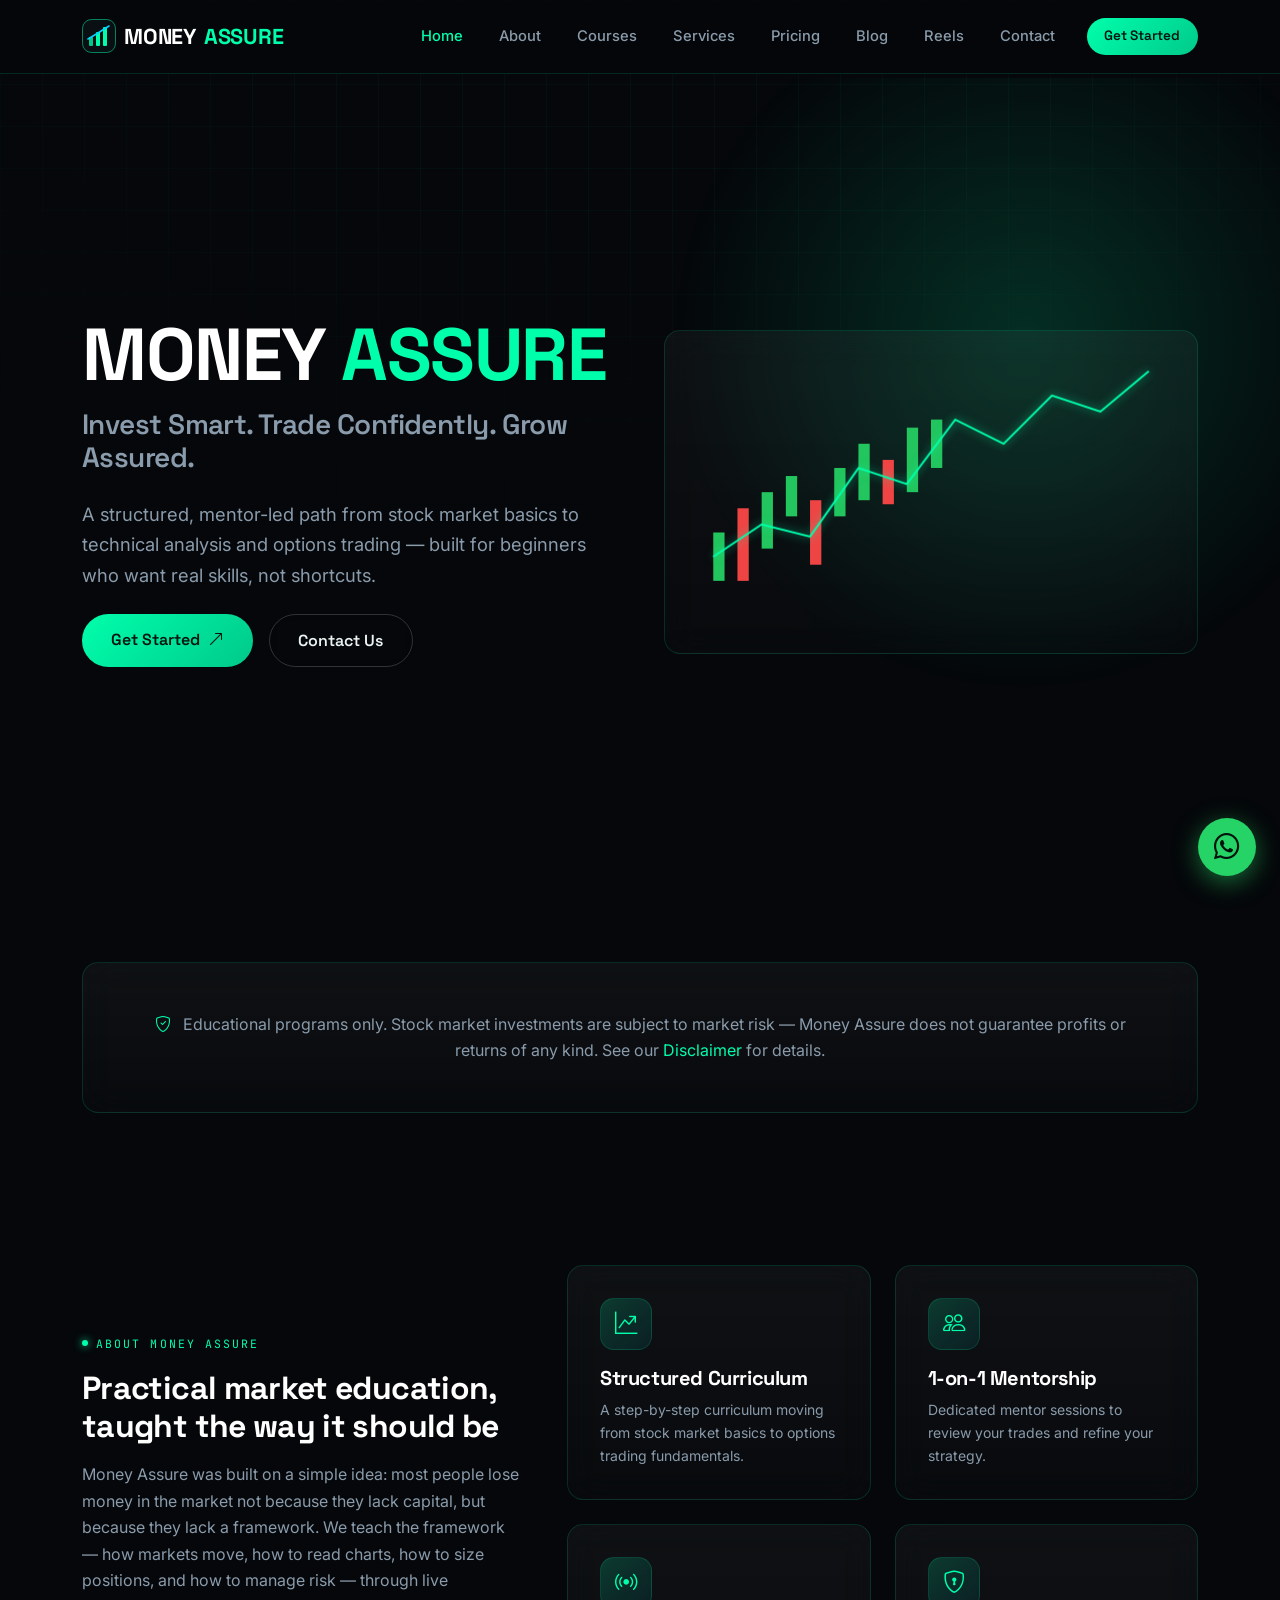
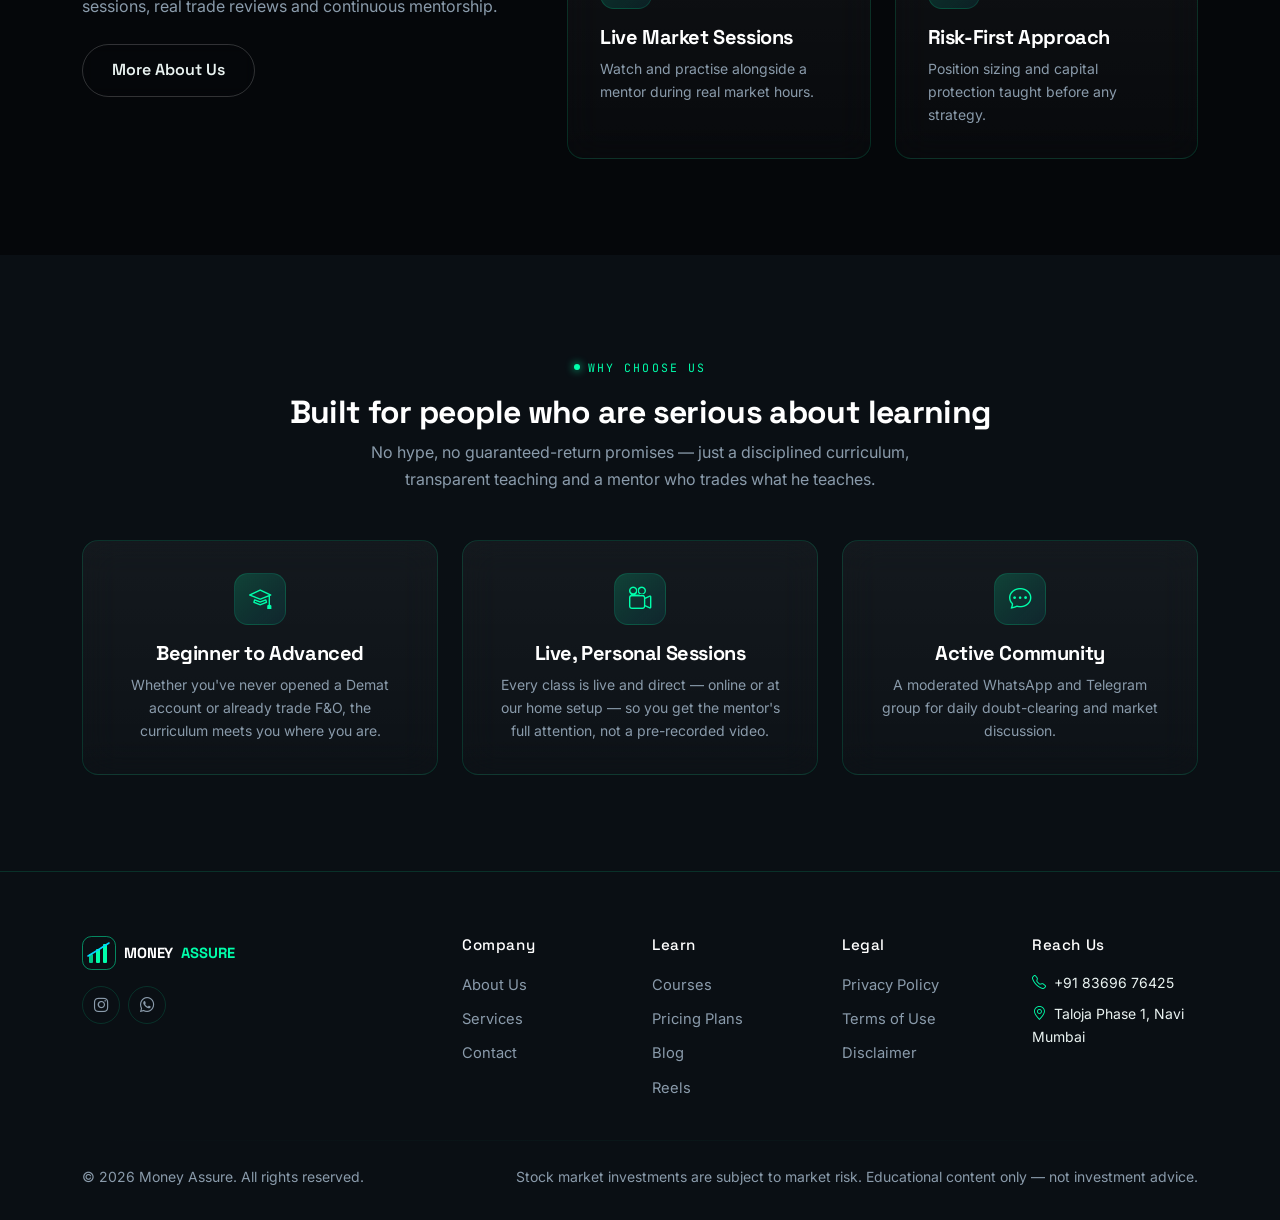
<file: index.html>
<!DOCTYPE html>
<html lang="en">
<head>
<meta charset="UTF-8">
<meta name="viewport" content="width=device-width, initial-scale=1.0">
<title>Stock Market Courses &amp; Trading Education | Money Assure</title>
<meta name="description" content="Money Assure teaches stock market basics, technical analysis and options trading through structured, mentor-led courses in Navi Mumbai and online.">
<link rel="icon" href="data:image/svg+xml,<svg xmlns=%22http://www.w3.org/2000/svg%22 viewBox=%220 0 34 34%22><rect width=%2234%22 height=%2234%22 rx=%229%22 fill=%22%230a0f14%22/><rect x=%227%22 y=%2218%22 width=%224%22 height=%229%22 rx=%221%22 fill=%22%2300c98a%22/><rect x=%2214%22 y=%2213%22 width=%224%22 height=%2214%22 rx=%221%22 fill=%22%2300ffab%22/><rect x=%2221%22 y=%228%22 width=%224%22 height=%2219%22 rx=%221%22 fill=%22%2300ffab%22/></svg>">
<link href="https://cdn.jsdelivr.net/npm/bootstrap@5.3.3/dist/css/bootstrap.min.css" rel="stylesheet">
<link href="https://cdn.jsdelivr.net/npm/bootstrap-icons@1.11.3/font/bootstrap-icons.css" rel="stylesheet">
<link href="css/style.css" rel="stylesheet">
</head>
<body>

<nav class="navbar navbar-expand-lg navbar-ma">
  <div class="container">
    <a class="navbar-brand navbar-brand-ma d-flex align-items-center gap-2" href="index.html">
      <svg width="34" height="34" viewBox="0 0 34 34" xmlns="http://www.w3.org/2000/svg" aria-hidden="true">
  <rect x="0.5" y="0.5" width="33" height="33" rx="9" fill="#0a0f14" stroke="#00ffab" stroke-opacity=".5"/>
  <rect x="7"  y="18" width="4" height="9"  rx="1" fill="#00c98a"/>
  <rect x="14" y="13" width="4" height="14" rx="1" fill="#00ffab"/>
  <rect x="21" y="8"  width="4" height="19" rx="1" fill="#00ffab"/>
  <path d="M6 20 L16 14 L27 7" stroke="#00d4ff" stroke-width="1.6" fill="none" stroke-linecap="round"/>
</svg>
      MONEY<span>ASSURE</span>
    </a>
    <button class="navbar-toggler" type="button" data-bs-toggle="collapse" data-bs-target="#maNav">
      <span class="navbar-toggler-icon"></span>
    </button>
    <div class="collapse navbar-collapse justify-content-end" id="maNav">
      <ul class="navbar-nav align-items-lg-center gap-lg-1">
      <li class="nav-item"><a class="nav-link nav-link-ma active" href="index.html">Home</a></li>
      <li class="nav-item"><a class="nav-link nav-link-ma" href="about.html">About</a></li>
      <li class="nav-item"><a class="nav-link nav-link-ma" href="courses.html">Courses</a></li>
      <li class="nav-item"><a class="nav-link nav-link-ma" href="services.html">Services</a></li>
      <li class="nav-item"><a class="nav-link nav-link-ma" href="pricing.html">Pricing</a></li>
      <li class="nav-item"><a class="nav-link nav-link-ma" href="blog.html">Blog</a></li>
      <li class="nav-item"><a class="nav-link nav-link-ma" href="reels.html">Reels</a></li>
      <li class="nav-item"><a class="nav-link nav-link-ma" href="contact.html">Contact</a></li>
      </ul>
      <a href="contact.html" class="btn btn-neon btn-sm-pill ms-lg-3 mt-3 mt-lg-0">Get Started</a>
    </div>
  </div>
</nav>


<section class="hero">
  <div class="hero-glow"></div>
  <div class="container position-relative">
    <div class="row align-items-center g-5">
      <div class="col-lg-6">
        <h1 class="mb-3">MONEY <span class="text-neon">ASSURE</span></h1>
        <h2 class="h3 mb-4" style="color:var(--text-lo); font-weight:600;">Invest Smart. Trade Confidently. Grow Assured.</h2>
        <p class="lead-ma mb-4">A structured, mentor-led path from stock market basics to technical analysis and
        options trading &mdash; built for beginners who want real skills, not shortcuts.</p>
        <div class="d-flex flex-wrap gap-3 mb-0">
          <a href="courses.html" class="btn btn-neon">Get Started <i class="bi bi-arrow-up-right ms-1"></i></a>
          <a href="contact.html" class="btn btn-ghost">Contact Us</a>
        </div>
      </div>
      <div class="col-lg-6">
        <div class="glass p-3">
    <svg viewBox="0 0 620 360" class="w-100 h-auto" aria-hidden="true">
      <defs>
        <linearGradient id="gridFade" x1="0" y1="0" x2="0" y2="1">
          <stop offset="0%" stop-color="#00ffab" stop-opacity=".5"/>
          <stop offset="100%" stop-color="#00ffab" stop-opacity="0"/>
        </linearGradient>
      </defs>
      <g class="candles">
        <rect x="40"  y="230" width="14" height="60" fill="#22c55e" style="animation-delay:.1s"/>
        <rect x="70"  y="200" width="14" height="90" fill="#ef4444" style="animation-delay:.2s"/>
        <rect x="100" y="180" width="14" height="70" fill="#22c55e" style="animation-delay:.3s"/>
        <rect x="130" y="160" width="14" height="50" fill="#22c55e" style="animation-delay:.4s"/>
        <rect x="160" y="190" width="14" height="80" fill="#ef4444" style="animation-delay:.5s"/>
        <rect x="190" y="150" width="14" height="60" fill="#22c55e" style="animation-delay:.6s"/>
        <rect x="220" y="120" width="14" height="70" fill="#22c55e" style="animation-delay:.7s"/>
        <rect x="250" y="140" width="14" height="55" fill="#ef4444" style="animation-delay:.8s"/>
        <rect x="280" y="100" width="14" height="80" fill="#22c55e" style="animation-delay:.9s"/>
        <rect x="310" y="90"  width="14" height="60" fill="#22c55e" style="animation-delay:1s"/>
      </g>
      <path class="chart-path chart-line" d="M40,260 L100,220 L160,235 L220,150 L280,170 L340,90 L400,120 L460,60 L520,80 L580,30" />
      <line x1="0" y1="330" x2="620" y2="330" stroke="url(#gridFade)" stroke-width="1"/>
    </svg>
    </div>
      </div>
    </div>
  </div>
</section>

<section class="section section-sm">
  <div class="container reveal">
    <div class="glass p-4 p-md-5 text-center">
      <p class="mb-0" style="color:var(--text-lo);"><i class="bi bi-shield-check text-neon me-2"></i>
      Educational programs only. Stock market investments are subject to market risk &mdash;
      Money Assure does not guarantee profits or returns of any kind. See our
      <a href="disclaimer.html">Disclaimer</a> for details.</p>
    </div>
  </div>
</section>

<section class="section">
  <div class="container">
    <div class="row align-items-center g-5">
      <div class="col-lg-5 reveal">
        <div class="eyebrow mb-3">About Money Assure</div>
        <h2 class="mb-3">Practical market education, taught the way it should be</h2>
        <p class="text-lo mb-4">Money Assure was built on a simple idea: most people lose money in the market not
        because they lack capital, but because they lack a framework. We teach the framework &mdash; how markets
        move, how to read charts, how to size positions, and how to manage risk &mdash; through live sessions,
        real trade reviews and continuous mentorship.</p>
        <a href="about.html" class="btn btn-ghost">More About Us</a>
      </div>
      <div class="col-lg-7">
        <div class="row g-4">
          <div class="col-sm-6 reveal">
            <div class="glass glass-card h-100">
              <div class="icon-tile mb-3"><i class="bi bi-graph-up-arrow"></i></div>
              <h5 class="mb-2">Structured Curriculum</h5>
              <p class="text-lo small mb-0">A step-by-step curriculum moving from stock market basics to options trading fundamentals.</p>
            </div>
          </div>
          <div class="col-sm-6 reveal">
            <div class="glass glass-card h-100">
              <div class="icon-tile mb-3"><i class="bi bi-people"></i></div>
              <h5 class="mb-2">1-on-1 Mentorship</h5>
              <p class="text-lo small mb-0">Dedicated mentor sessions to review your trades and refine your strategy.</p>
            </div>
          </div>
          <div class="col-sm-6 reveal">
            <div class="glass glass-card h-100">
              <div class="icon-tile mb-3"><i class="bi bi-broadcast"></i></div>
              <h5 class="mb-2">Live Market Sessions</h5>
              <p class="text-lo small mb-0">Watch and practise alongside a mentor during real market hours.</p>
            </div>
          </div>
          <div class="col-sm-6 reveal">
            <div class="glass glass-card h-100">
              <div class="icon-tile mb-3"><i class="bi bi-shield-lock"></i></div>
              <h5 class="mb-2">Risk-First Approach</h5>
              <p class="text-lo small mb-0">Position sizing and capital protection taught before any strategy.</p>
            </div>
          </div>
        </div>
      </div>
    </div>
  </div>
</section>

<section class="section" style="background:var(--bg-panel);">
  <div class="container">
    <div class="text-center mb-5 reveal">
      <div class="eyebrow justify-content-center mb-3">Why Choose Us</div>
      <h2>Built for people who are serious about learning</h2>
      <p class="text-lo mx-auto" style="max-width:600px;">No hype, no guaranteed-return promises &mdash; just a
      disciplined curriculum, transparent teaching and a mentor who trades what he teaches.</p>
    </div>
    <div class="row g-4">
      <div class="col-md-4 reveal">
        <div class="glass glass-card h-100 text-center">
          <div class="icon-tile mx-auto mb-3"><i class="bi bi-mortarboard"></i></div>
          <h5>Beginner to Advanced</h5>
          <p class="text-lo small mb-0">Whether you've never opened a Demat account or already trade F&amp;O,
          the curriculum meets you where you are.</p>
        </div>
      </div>
      <div class="col-md-4 reveal">
        <div class="glass glass-card h-100 text-center">
          <div class="icon-tile mx-auto mb-3"><i class="bi bi-camera-reels"></i></div>
          <h5>Live, Personal Sessions</h5>
          <p class="text-lo small mb-0">Every class is live and direct &mdash; online or at our home setup &mdash;
          so you get the mentor's full attention, not a pre-recorded video.</p>
        </div>
      </div>
      <div class="col-md-4 reveal">
        <div class="glass glass-card h-100 text-center">
          <div class="icon-tile mx-auto mb-3"><i class="bi bi-chat-dots"></i></div>
          <h5>Active Community</h5>
          <p class="text-lo small mb-0">A moderated WhatsApp and Telegram group for daily doubt-clearing and
          market discussion.</p>
        </div>
      </div>
    </div>
  </div>
</section>



<footer class="footer-ma">
  <div class="container">
    <div class="row g-4">
      <div class="col-lg-4">
        <a class="navbar-brand-ma d-inline-flex align-items-center gap-2 mb-3" href="index.html">
          <svg width="34" height="34" viewBox="0 0 34 34" xmlns="http://www.w3.org/2000/svg" aria-hidden="true">
  <rect x="0.5" y="0.5" width="33" height="33" rx="9" fill="#0a0f14" stroke="#00ffab" stroke-opacity=".5"/>
  <rect x="7"  y="18" width="4" height="9"  rx="1" fill="#00c98a"/>
  <rect x="14" y="13" width="4" height="14" rx="1" fill="#00ffab"/>
  <rect x="21" y="8"  width="4" height="19" rx="1" fill="#00ffab"/>
  <path d="M6 20 L16 14 L27 7" stroke="#00d4ff" stroke-width="1.6" fill="none" stroke-linecap="round"/>
</svg>
          MONEY<span style="color:var(--neon)">ASSURE</span>
        </a>
        <div class="d-flex gap-2">
          <a href="https://instagram.com/moneyassure_trades" target="_blank" rel="noopener" class="social-dot"><i class="bi bi-instagram"></i></a>
          <a href="https://wa.me/918369676425" target="_blank" rel="noopener" class="social-dot"><i class="bi bi-whatsapp"></i></a>
        </div>
      </div>
      <div class="col-lg-2 col-6">
        <h6 class="mb-3">Company</h6>
        <ul class="list-unstyled d-flex flex-column gap-2">
          <li><a href="about.html">About Us</a></li>
          <li><a href="services.html">Services</a></li>
          <li><a href="contact.html">Contact</a></li>
        </ul>
      </div>
      <div class="col-lg-2 col-6">
        <h6 class="mb-3">Learn</h6>
        <ul class="list-unstyled d-flex flex-column gap-2">
          <li><a href="courses.html">Courses</a></li>
          <li><a href="pricing.html">Pricing Plans</a></li>
          <li><a href="blog.html">Blog</a></li>
          <li><a href="reels.html">Reels</a></li>
        </ul>
      </div>
      <div class="col-lg-2 col-6">
        <h6 class="mb-3">Legal</h6>
        <ul class="list-unstyled d-flex flex-column gap-2">
          <li><a href="privacy.html">Privacy Policy</a></li>
          <li><a href="terms.html">Terms of Use</a></li>
          <li><a href="disclaimer.html">Disclaimer</a></li>
        </ul>
      </div>
      <div class="col-lg-2 col-6">
        <h6 class="mb-3">Reach Us</h6>
        <ul class="list-unstyled d-flex flex-column gap-2 small">
          <li><i class="bi bi-telephone me-1 text-neon"></i> +91 83696 76425</li>
          <li><i class="bi bi-geo-alt me-1 text-neon"></i> Taloja Phase 1, Navi Mumbai</li>
        </ul>
      </div>
    </div>
    <hr class="divider-ma my-4">
    <div class="d-flex flex-column flex-md-row justify-content-between align-items-center gap-2">
      <p class="small text-lo mb-0">&copy; <span id="yr"></span> Money Assure. All rights reserved.</p>
      <p class="small text-lo mb-0">Stock market investments are subject to market risk. Educational content only &mdash; not investment advice.</p>
    </div>
  </div>
</footer>

<a href="https://wa.me/918369676425?text=Hi%20Money%20Assure%2C%20I%27d%20like%20to%20know%20more%20about%20your%20stock%20market%20courses."
   class="wa-float" target="_blank" rel="noopener" aria-label="Chat on WhatsApp">
  <i class="bi bi-whatsapp"></i>
</a>

<script src="https://cdn.jsdelivr.net/npm/bootstrap@5.3.3/dist/js/bootstrap.bundle.min.js"></script>
<script src="js/script.js"></script>
<script>document.getElementById('yr').textContent = new Date().getFullYear();</script>
</body>
</html>
</file>
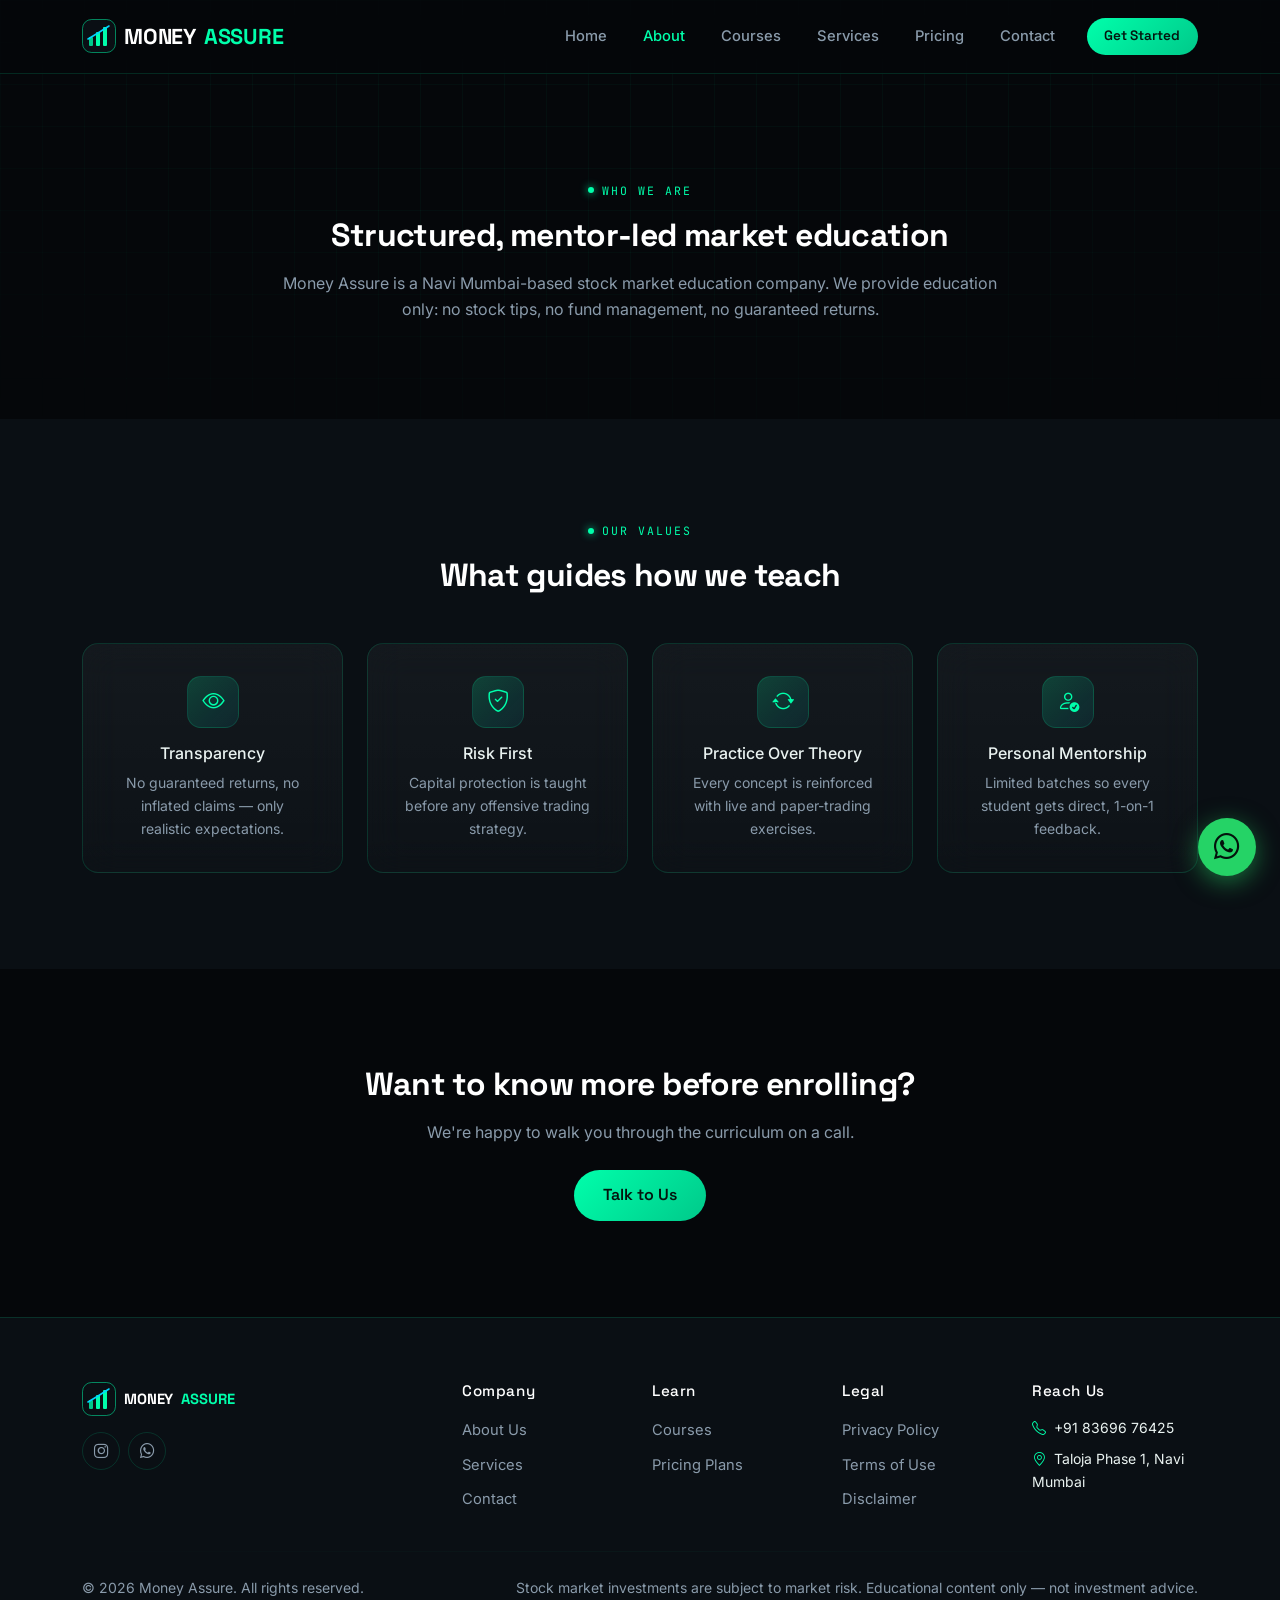
<file: about.html>
<!DOCTYPE html>
<html lang="en">
<head>
<meta charset="UTF-8">
<meta name="viewport" content="width=device-width, initial-scale=1.0">
<title>About Us | Money Assure</title>
<meta name="description" content="Learn about Money Assure's mission and teaching approach behind our stock market courses.">
<link rel="icon" href="data:image/svg+xml,<svg xmlns=%22http://www.w3.org/2000/svg%22 viewBox=%220 0 34 34%22><rect width=%2234%22 height=%2234%22 rx=%229%22 fill=%22%230a0f14%22/><rect x=%227%22 y=%2218%22 width=%224%22 height=%229%22 rx=%221%22 fill=%22%2300c98a%22/><rect x=%2214%22 y=%2213%22 width=%224%22 height=%2214%22 rx=%221%22 fill=%22%2300ffab%22/><rect x=%2221%22 y=%228%22 width=%224%22 height=%2219%22 rx=%221%22 fill=%22%2300ffab%22/></svg>">
<link href="https://cdn.jsdelivr.net/npm/bootstrap@5.3.3/dist/css/bootstrap.min.css" rel="stylesheet">
<link href="https://cdn.jsdelivr.net/npm/bootstrap-icons@1.11.3/font/bootstrap-icons.css" rel="stylesheet">
<link href="css/style.css" rel="stylesheet">
</head>
<body>

<nav class="navbar navbar-expand-lg navbar-ma">
  <div class="container">
    <a class="navbar-brand navbar-brand-ma d-flex align-items-center gap-2" href="index.html">
      <svg width="34" height="34" viewBox="0 0 34 34" xmlns="http://www.w3.org/2000/svg" aria-hidden="true">
  <rect x="0.5" y="0.5" width="33" height="33" rx="9" fill="#0a0f14" stroke="#00ffab" stroke-opacity=".5"/>
  <rect x="7"  y="18" width="4" height="9"  rx="1" fill="#00c98a"/>
  <rect x="14" y="13" width="4" height="14" rx="1" fill="#00ffab"/>
  <rect x="21" y="8"  width="4" height="19" rx="1" fill="#00ffab"/>
  <path d="M6 20 L16 14 L27 7" stroke="#00d4ff" stroke-width="1.6" fill="none" stroke-linecap="round"/>
</svg>
      MONEY<span>ASSURE</span>
    </a>
    <button class="navbar-toggler" type="button" data-bs-toggle="collapse" data-bs-target="#maNav">
      <span class="navbar-toggler-icon"></span>
    </button>
    <div class="collapse navbar-collapse justify-content-end" id="maNav">
      <ul class="navbar-nav align-items-lg-center gap-lg-1">
      <li class="nav-item"><a class="nav-link nav-link-ma" href="index.html">Home</a></li>
      <li class="nav-item"><a class="nav-link nav-link-ma active" href="about.html">About</a></li>
      <li class="nav-item"><a class="nav-link nav-link-ma" href="courses.html">Courses</a></li>
      <li class="nav-item"><a class="nav-link nav-link-ma" href="services.html">Services</a></li>
      <li class="nav-item"><a class="nav-link nav-link-ma" href="pricing.html">Pricing</a></li>
      <li class="nav-item"><a class="nav-link nav-link-ma" href="contact.html">Contact</a></li>
      </ul>
      <a href="contact.html" class="btn btn-neon btn-sm-pill ms-lg-3 mt-3 mt-lg-0">Get Started</a>
    </div>
  </div>
</nav>



<section class="section">
  <div class="container">
    <div class="row justify-content-center">
      <div class="col-lg-8 text-center reveal">
        <div class="eyebrow justify-content-center mb-3">Who We Are</div>
        <h2 class="mb-3">Structured, mentor-led market education</h2>
        <p class="text-lo mb-0">Money Assure is a Navi Mumbai-based stock market education company. We provide
        education only: no stock tips, no fund management, no guaranteed returns.</p>
      </div>
    </div>
  </div>
</section>

<section class="section" style="background:var(--bg-panel);">
  <div class="container">
    <div class="text-center mb-5 reveal">
      <div class="eyebrow justify-content-center mb-3">Our Values</div>
      <h2>What guides how we teach</h2>
    </div>
    <div class="row g-4">
      <div class="col-md-3 col-6 reveal">
        <div class="glass glass-card h-100 text-center">
          <div class="icon-tile mx-auto mb-3"><i class="bi bi-eye"></i></div>
          <h6>Transparency</h6>
          <p class="text-lo small mb-0">No guaranteed returns, no inflated claims &mdash; only realistic expectations.</p>
        </div>
      </div>
      <div class="col-md-3 col-6 reveal">
        <div class="glass glass-card h-100 text-center">
          <div class="icon-tile mx-auto mb-3"><i class="bi bi-shield-check"></i></div>
          <h6>Risk First</h6>
          <p class="text-lo small mb-0">Capital protection is taught before any offensive trading strategy.</p>
        </div>
      </div>
      <div class="col-md-3 col-6 reveal">
        <div class="glass glass-card h-100 text-center">
          <div class="icon-tile mx-auto mb-3"><i class="bi bi-arrow-repeat"></i></div>
          <h6>Practice Over Theory</h6>
          <p class="text-lo small mb-0">Every concept is reinforced with live and paper-trading exercises.</p>
        </div>
      </div>
      <div class="col-md-3 col-6 reveal">
        <div class="glass glass-card h-100 text-center">
          <div class="icon-tile mx-auto mb-3"><i class="bi bi-person-check"></i></div>
          <h6>Personal Mentorship</h6>
          <p class="text-lo small mb-0">Limited batches so every student gets direct, 1-on-1 feedback.</p>
        </div>
      </div>
    </div>
  </div>
</section>

<section class="section">
  <div class="container text-center reveal">
    <h2 class="mb-3">Want to know more before enrolling?</h2>
    <p class="text-lo mb-4">We're happy to walk you through the curriculum on a call.</p>
    <a href="contact.html" class="btn btn-neon">Talk to Us</a>
  </div>
</section>

<footer class="footer-ma">
  <div class="container">
    <div class="row g-4">
      <div class="col-lg-4">
        <a class="navbar-brand-ma d-inline-flex align-items-center gap-2 mb-3" href="index.html">
          <svg width="34" height="34" viewBox="0 0 34 34" xmlns="http://www.w3.org/2000/svg" aria-hidden="true">
  <rect x="0.5" y="0.5" width="33" height="33" rx="9" fill="#0a0f14" stroke="#00ffab" stroke-opacity=".5"/>
  <rect x="7"  y="18" width="4" height="9"  rx="1" fill="#00c98a"/>
  <rect x="14" y="13" width="4" height="14" rx="1" fill="#00ffab"/>
  <rect x="21" y="8"  width="4" height="19" rx="1" fill="#00ffab"/>
  <path d="M6 20 L16 14 L27 7" stroke="#00d4ff" stroke-width="1.6" fill="none" stroke-linecap="round"/>
</svg>
          MONEY<span style="color:var(--neon)">ASSURE</span>
        </a>
        <div class="d-flex gap-2">
          <a href="https://instagram.com/moneyassure_trades" target="_blank" rel="noopener" class="social-dot"><i class="bi bi-instagram"></i></a>
          <a href="https://wa.me/918369676425" target="_blank" rel="noopener" class="social-dot"><i class="bi bi-whatsapp"></i></a>
        </div>
      </div>
      <div class="col-lg-2 col-6">
        <h6 class="mb-3">Company</h6>
        <ul class="list-unstyled d-flex flex-column gap-2">
          <li><a href="about.html">About Us</a></li>
          <li><a href="services.html">Services</a></li>
          <li><a href="contact.html">Contact</a></li>
        </ul>
      </div>
      <div class="col-lg-2 col-6">
        <h6 class="mb-3">Learn</h6>
        <ul class="list-unstyled d-flex flex-column gap-2">
          <li><a href="courses.html">Courses</a></li>
          <li><a href="pricing.html">Pricing Plans</a></li>
        </ul>
      </div>
      <div class="col-lg-2 col-6">
        <h6 class="mb-3">Legal</h6>
        <ul class="list-unstyled d-flex flex-column gap-2">
          <li><a href="privacy.html">Privacy Policy</a></li>
          <li><a href="terms.html">Terms of Use</a></li>
          <li><a href="disclaimer.html">Disclaimer</a></li>
        </ul>
      </div>
      <div class="col-lg-2 col-6">
        <h6 class="mb-3">Reach Us</h6>
        <ul class="list-unstyled d-flex flex-column gap-2 small">
          <li><i class="bi bi-telephone me-1 text-neon"></i> +91 83696 76425</li>
          <li><i class="bi bi-geo-alt me-1 text-neon"></i> Taloja Phase 1, Navi Mumbai</li>
        </ul>
      </div>
    </div>
    <hr class="divider-ma my-4">
    <div class="d-flex flex-column flex-md-row justify-content-between align-items-center gap-2">
      <p class="small text-lo mb-0">&copy; <span id="yr"></span> Money Assure. All rights reserved.</p>
      <p class="small text-lo mb-0">Stock market investments are subject to market risk. Educational content only &mdash; not investment advice.</p>
    </div>
  </div>
</footer>

<a href="https://wa.me/918369676425?text=Hi%20Money%20Assure%2C%20I%27d%20like%20to%20know%20more%20about%20your%20stock%20market%20courses."
   class="wa-float" target="_blank" rel="noopener" aria-label="Chat on WhatsApp">
  <i class="bi bi-whatsapp"></i>
</a>

<script src="https://cdn.jsdelivr.net/npm/bootstrap@5.3.3/dist/js/bootstrap.bundle.min.js"></script>
<script src="js/script.js"></script>
<script>document.getElementById('yr').textContent = new Date().getFullYear();</script>
</body>
</html>
</file>
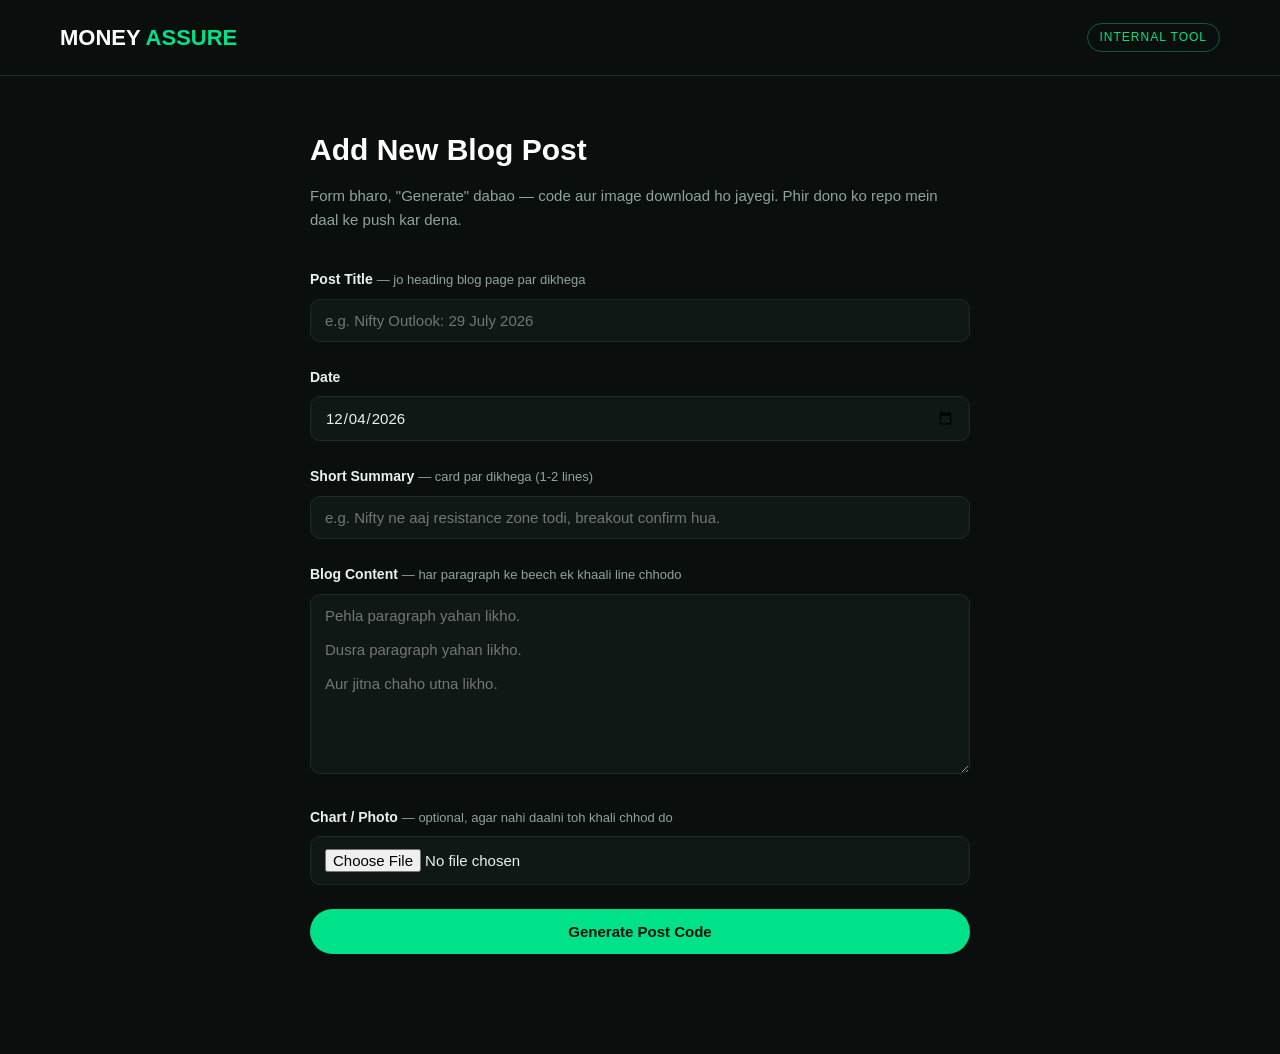
<file: admin.html>
<!DOCTYPE html>
<html lang="en">
<head>
<meta charset="UTF-8">
<meta name="viewport" content="width=device-width, initial-scale=1.0">
<title>Add New Post | Money Assure (Internal Tool)</title>
<meta name="robots" content="noindex, nofollow">
<style>
  :root{
    --bg:#0a0f0d;
    --bg-card:#0f1815;
    --border:#1c2b26;
    --green:#00e28a;
    --green-dim:#0a5c42;
    --text:#e8f2ee;
    --text-dim:#8fa39c;
    --red:#ff6b6b;
  }
  *{box-sizing:border-box; margin:0; padding:0;}
  body{
    background:var(--bg);
    color:var(--text);
    font-family:'Segoe UI', Arial, sans-serif;
    line-height:1.6;
  }
  header{
    display:flex;
    justify-content:space-between;
    align-items:center;
    padding:20px 60px;
    border-bottom:1px solid var(--border);
  }
  .logo{font-size:22px; font-weight:700; color:#fff;}
  .logo span{color:var(--green);}
  .badge{
    color:var(--green);
    font-size:12px;
    border:1px solid var(--green-dim);
    padding:4px 12px;
    border-radius:20px;
    letter-spacing:1px;
  }
  main{
    max-width:720px;
    margin:0 auto;
    padding:50px 30px 100px;
  }
  h1{
    font-size:30px;
    color:#fff;
    margin-bottom:10px;
  }
  .subtitle{
    color:var(--text-dim);
    margin-bottom:36px;
    font-size:15px;
  }
  .field{
    margin-bottom:24px;
  }
  label{
    display:block;
    font-size:14px;
    font-weight:600;
    color:var(--text);
    margin-bottom:8px;
  }
  label .hint{
    color:var(--text-dim);
    font-weight:400;
    font-size:13px;
  }
  input[type="text"], input[type="date"], textarea, input[type="file"]{
    width:100%;
    background:var(--bg-card);
    border:1px solid var(--border);
    border-radius:10px;
    padding:12px 14px;
    color:var(--text);
    font-size:15px;
    font-family:inherit;
  }
  input[type="text"]:focus, textarea:focus{
    outline:none;
    border-color:var(--green-dim);
  }
  textarea{
    min-height:180px;
    resize:vertical;
  }
  .btn-generate{
    background:var(--green);
    color:#04120c;
    border:none;
    padding:14px 30px;
    border-radius:30px;
    font-weight:700;
    font-size:15px;
    cursor:pointer;
    width:100%;
  }
  .btn-generate:hover{opacity:.9;}
  .result{
    margin-top:40px;
    display:none;
  }
  .result.show{display:block;}
  .result-box{
    background:var(--bg-card);
    border:1px solid var(--green-dim);
    border-radius:14px;
    padding:24px;
    margin-bottom:20px;
  }
  .result-box h3{
    color:var(--green);
    font-size:15px;
    margin-bottom:10px;
  }
  .result-box p{
    color:var(--text-dim);
    font-size:14px;
    margin-bottom:14px;
  }
  pre{
    background:#060a08;
    border:1px solid var(--border);
    border-radius:10px;
    padding:16px;
    font-size:13px;
    overflow-x:auto;
    color:#c8e6d8;
    white-space:pre-wrap;
    word-break:break-word;
  }
  .copy-btn{
    background:transparent;
    border:1px solid var(--green);
    color:var(--green);
    padding:8px 18px;
    border-radius:20px;
    font-size:13px;
    font-weight:600;
    cursor:pointer;
    margin-top:12px;
  }
  .copy-btn:hover{background:var(--green); color:#04120c;}
  .download-link{
    display:inline-block;
    background:var(--green);
    color:#04120c;
    text-decoration:none;
    padding:10px 22px;
    border-radius:20px;
    font-weight:600;
    font-size:14px;
    margin-top:8px;
  }
  .steps{
    color:var(--text-dim);
    font-size:14px;
  }
  .steps li{margin-bottom:8px;}
  .error{
    color:var(--red);
    font-size:13px;
    margin-top:6px;
    display:none;
  }
</style>
</head>
<body>

<header>
  <div class="logo">MONEY <span>ASSURE</span></div>
  <div class="badge">INTERNAL TOOL</div>
</header>

<main>
  <h1>Add New Blog Post</h1>
  <p class="subtitle">Form bharo, "Generate" dabao — code aur image download ho jayegi. Phir dono ko repo mein daal ke push kar dena.</p>

  <div class="field">
    <label>Post Title <span class="hint">— jo heading blog page par dikhega</span></label>
    <input type="text" id="title" placeholder="e.g. Nifty Outlook: 29 July 2026">
  </div>

  <div class="field">
    <label>Date</label>
    <input type="date" id="postDate">
  </div>

  <div class="field">
    <label>Short Summary <span class="hint">— card par dikhega (1-2 lines)</span></label>
    <input type="text" id="summary" placeholder="e.g. Nifty ne aaj resistance zone todi, breakout confirm hua.">
  </div>

  <div class="field">
    <label>Blog Content <span class="hint">— har paragraph ke beech ek khaali line chhodo</span></label>
    <textarea id="content" placeholder="Pehla paragraph yahan likho.

Dusra paragraph yahan likho.

Aur jitna chaho utna likho."></textarea>
  </div>

  <div class="field">
    <label>Chart / Photo <span class="hint">— optional, agar nahi daalni toh khali chhod do</span></label>
    <input type="file" id="imageFile" accept="image/*">
    <div class="error" id="fileError">Sirf image files allowed hain (jpg, png, webp).</div>
  </div>

  <button class="btn-generate" onclick="generatePost()">Generate Post Code</button>

  <div class="result" id="result">

    <div class="result-box" id="imageResultBox" style="display:none;">
      <h3>1. Ye image download karo</h3>
      <p>Is image ko download karke apni repo ke <strong>images/blog/</strong> folder mein daalo.</p>
      <a class="download-link" id="downloadImageBtn" download>Download Image</a>
    </div>

    <div class="result-box">
      <h3 id="codeStepNumber">1. Ye code copy karo</h3>
      <p>Is poore block ko copy karke apni <strong>js/posts.js</strong> file mein, array ke andar sabse upar (last <code>}</code> ke baad ek comma lagakar) paste kar do.</p>
      <pre id="codeOutput"></pre>
      <button class="copy-btn" onclick="copyCode()">Copy Code</button>
    </div>

    <div class="result-box">
      <h3>Phir ye karo</h3>
      <ul class="steps">
        <li>Image ko <code>images/blog/</code> folder mein daalo (agar upload ki thi)</li>
        <li><code>js/posts.js</code> file kholo, copied code ko sabse upar wale post se pehle paste karo (comma lagana mat bhoolna)</li>
        <li>Terminal mein: <code>git add . &amp;&amp; git commit -m "New blog post" &amp;&amp; git push</code></li>
        <li>2-3 minute mein Amplify se live ho jayega</li>
      </ul>
    </div>
  </div>
</main>

<script>
  document.getElementById('postDate').valueAsDate = new Date();

  let uploadedFileURL = null;
  let uploadedFileName = null;

  document.getElementById('imageFile').addEventListener('change', function(e){
    const file = e.target.files[0];
    const errorEl = document.getElementById('fileError');
    if (file && !file.type.startsWith('image/')) {
      errorEl.style.display = 'block';
      e.target.value = '';
      uploadedFileURL = null;
      return;
    }
    errorEl.style.display = 'none';
  });

  function slugify(text) {
    return text
      .toString()
      .toLowerCase()
      .trim()
      .replace(/[^\w\s-]/g, '')
      .replace(/\s+/g, '-')
      .replace(/-+/g, '-');
  }

  function generatePost() {
    const title = document.getElementById('title').value.trim();
    const dateVal = document.getElementById('postDate').value;
    const summary = document.getElementById('summary').value.trim();
    const contentRaw = document.getElementById('content').value.trim();
    const fileInput = document.getElementById('imageFile');

    if (!title || !dateVal || !summary || !contentRaw) {
      alert('Please fill Title, Date, Summary aur Content — sab zaroori hain.');
      return;
    }

    const slug = slugify(title);
    const paragraphs = contentRaw.split(/\n\s*\n/).map(p => p.trim()).filter(Boolean);

    let imagePath = '';
    const file = fileInput.files[0];

    const imageResultBox = document.getElementById('imageResultBox');
    const codeStepNumber = document.getElementById('codeStepNumber');

    if (file) {
      const ext = file.name.split('.').pop().toLowerCase();
      const newFileName = slug + '.' + ext;
      imagePath = 'images/blog/' + newFileName;

      const url = URL.createObjectURL(file);
      const downloadBtn = document.getElementById('downloadImageBtn');
      downloadBtn.href = url;
      downloadBtn.download = newFileName;

      imageResultBox.style.display = 'block';
      codeStepNumber.textContent = '2. Ye code copy karo';
    } else {
      imageResultBox.style.display = 'none';
      codeStepNumber.textContent = '1. Ye code copy karo';
    }

    const contentLines = paragraphs.map(p => `      ${JSON.stringify(p)}`).join(',\n');

    const code = `  {
    slug: ${JSON.stringify(slug)},
    title: ${JSON.stringify(title)},
    date: ${JSON.stringify(dateVal)},
    summary: ${JSON.stringify(summary)},
    image: ${JSON.stringify(imagePath)},
    content: [
${contentLines}
    ]
  },`;

    document.getElementById('codeOutput').textContent = code;
    document.getElementById('result').classList.add('show');
    document.getElementById('result').scrollIntoView({ behavior: 'smooth' });
  }

  function copyCode() {
    const code = document.getElementById('codeOutput').textContent;
    navigator.clipboard.writeText(code).then(() => {
      const btn = document.querySelector('.copy-btn');
      const original = btn.textContent;
      btn.textContent = 'Copied!';
      setTimeout(() => { btn.textContent = original; }, 1500);
    });
  }
</script>

</body>
</html>
</file>
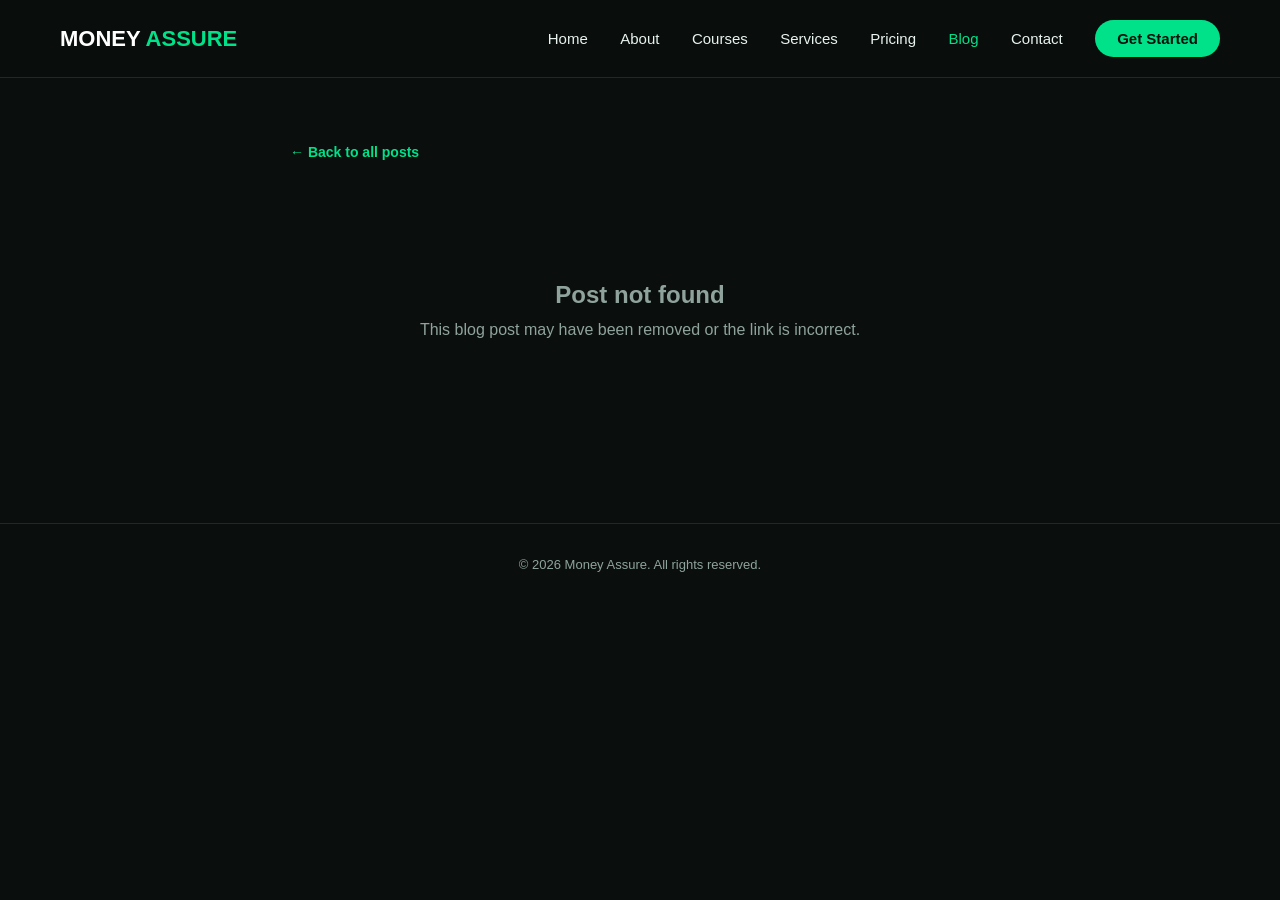
<file: blog-post.html>
<!DOCTYPE html>
<html lang="en">
<head>
<meta charset="UTF-8">
<meta name="viewport" content="width=device-width, initial-scale=1.0">
<title id="pageTitle">Market Blog | Money Assure</title>
<style>
  :root{
    --bg:#0a0f0d;
    --bg-card:#0f1815;
    --border:#1c2b26;
    --green:#00e28a;
    --green-dim:#0a5c42;
    --text:#e8f2ee;
    --text-dim:#8fa39c;
  }
  *{box-sizing:border-box; margin:0; padding:0;}
  body{
    background:var(--bg);
    color:var(--text);
    font-family:'Segoe UI', Arial, sans-serif;
    line-height:1.7;
  }
  header{
    display:flex;
    justify-content:space-between;
    align-items:center;
    padding:20px 60px;
    border-bottom:1px solid var(--border);
    position:sticky;
    top:0;
    background:rgba(10,15,13,0.95);
    backdrop-filter:blur(6px);
    z-index:100;
  }
  .logo{font-size:22px; font-weight:700; color:#fff;}
  .logo span{color:var(--green);}
  nav a{
    color:var(--text);
    text-decoration:none;
    margin-left:28px;
    font-size:15px;
    font-weight:500;
  }
  nav a:hover, nav a.active{color:var(--green);}
  .btn-cta{
    background:var(--green);
    color:#04120c !important;
    padding:10px 22px;
    border-radius:30px;
    font-weight:600;
  }
  main{
    max-width:760px;
    margin:0 auto;
    padding:60px 30px 100px;
  }
  .back-link{
    color:var(--green);
    text-decoration:none;
    font-size:14px;
    font-weight:600;
    display:inline-block;
    margin-bottom:30px;
  }
  .post-date{
    color:var(--green);
    font-size:13px;
    letter-spacing:1px;
    text-transform:uppercase;
    font-weight:600;
  }
  h1#postTitle{
    font-size:38px;
    color:#fff;
    margin:14px 0 30px;
  }
  .hero-image{
    width:100%;
    max-height:420px;
    object-fit:cover;
    border-radius:14px;
    margin-bottom:34px;
    border:1px solid var(--border);
  }
  #postContent p{
    color:var(--text);
    margin-bottom:18px;
    font-size:17px;
  }
  #postContent h2, #postContent h3{
    color:#fff;
    margin:30px 0 14px;
  }
  .inline-image-block{
    margin:28px 0;
  }
  .inline-image-block img{
    width:100%;
    border-radius:12px;
    border:1px solid var(--border);
    display:block;
  }
  .inline-image-block .caption{
    color:var(--text-dim);
    font-size:13px;
    text-align:center;
    margin-top:10px;
  }
  .not-found{
    text-align:center;
    color:var(--text-dim);
    padding:80px 20px;
  }
  footer{
    text-align:center;
    padding:30px;
    color:var(--text-dim);
    font-size:13px;
    border-top:1px solid var(--border);
  }
  @media(max-width:700px){
    header{padding:16px 20px;}
    nav{display:none;}
    h1#postTitle{font-size:28px;}
    main{padding:40px 20px 70px;}
  }
</style>
</head>
<body>

<header>
  <div class="logo">MONEY <span>ASSURE</span></div>
  <nav>
    <a href="index.html">Home</a>
    <a href="about.html">About</a>
    <a href="courses.html">Courses</a>
    <a href="services.html">Services</a>
    <a href="pricing.html">Pricing</a>
    <a href="blog.html" class="active">Blog</a>
    <a href="contact.html">Contact</a>
    <a href="contact.html" class="btn-cta">Get Started</a>
  </nav>
</header>

<main>
  <a class="back-link" href="blog.html">&larr; Back to all posts</a>
  <div id="postWrapper">
    <div class="post-date" id="postDate"></div>
    <h1 id="postTitle"></h1>
    <img id="heroImage" class="hero-image" style="display:none;">
    <div id="postContent"></div>
  </div>
</main>

<footer>
  &copy; <span id="year"></span> Money Assure. All rights reserved.
</footer>

<script src="js/posts.js"></script>
<script>
  document.getElementById('year').textContent = new Date().getFullYear();

  const params = new URLSearchParams(window.location.search);
  const slug = params.get('slug');
  const post = (window.blogPosts || []).find(p => p.slug === slug);

  if (!post) {
    document.getElementById('postWrapper').innerHTML =
      '<div class="not-found"><h2>Post not found</h2><p>This blog post may have been removed or the link is incorrect.</p></div>';
  } else {
    document.getElementById('pageTitle').textContent = post.title + ' | Money Assure Blog';
    document.getElementById('postDate').textContent = formatDate(post.date);
    document.getElementById('postTitle').textContent = post.title;

    if (post.image) {
      const heroImg = document.getElementById('heroImage');
      heroImg.src = post.image;
      heroImg.alt = post.title;
      heroImg.style.display = 'block';
    }

    // content is an array of paragraphs (strings) OR image blocks ({image, caption})
    // Strings support light markdown: "## Heading", **bold**, and \n for line breaks / bullet lists
    const contentHtml = post.content.map(item => {
      if (typeof item === 'string') {
        if (item.startsWith('## ')) {
          return `<h2>${escapeHtml(item.slice(3))}</h2>`;
        }
        return `<p>${formatInline(item)}</p>`;
      } else if (item && item.image) {
        return `<div class="inline-image-block">
                  <img src="${item.image}" alt="${escapeHtml(item.caption || post.title)}">
                  ${item.caption ? `<div class="caption">${escapeHtml(item.caption)}</div>` : ''}
                </div>`;
      }
      return '';
    }).join('');

    document.getElementById('postContent').innerHTML = contentHtml;
  }

  function formatDate(dateStr) {
    const d = new Date(dateStr);
    return d.toLocaleDateString('en-IN', { day: 'numeric', month: 'long', year: 'numeric' });
  }

  function escapeHtml(str) {
    const div = document.createElement('div');
    div.textContent = str;
    return div.innerHTML;
  }

  // Escapes HTML first, then converts **bold** to <strong> and \n to <br>
  function formatInline(str) {
    let safe = escapeHtml(str);
    safe = safe.replace(/\*\*(.+?)\*\*/g, '<strong>$1</strong>');
    safe = safe.replace(/\n/g, '<br>');
    return safe;
  }
</script>

</body>
</html>
</file>
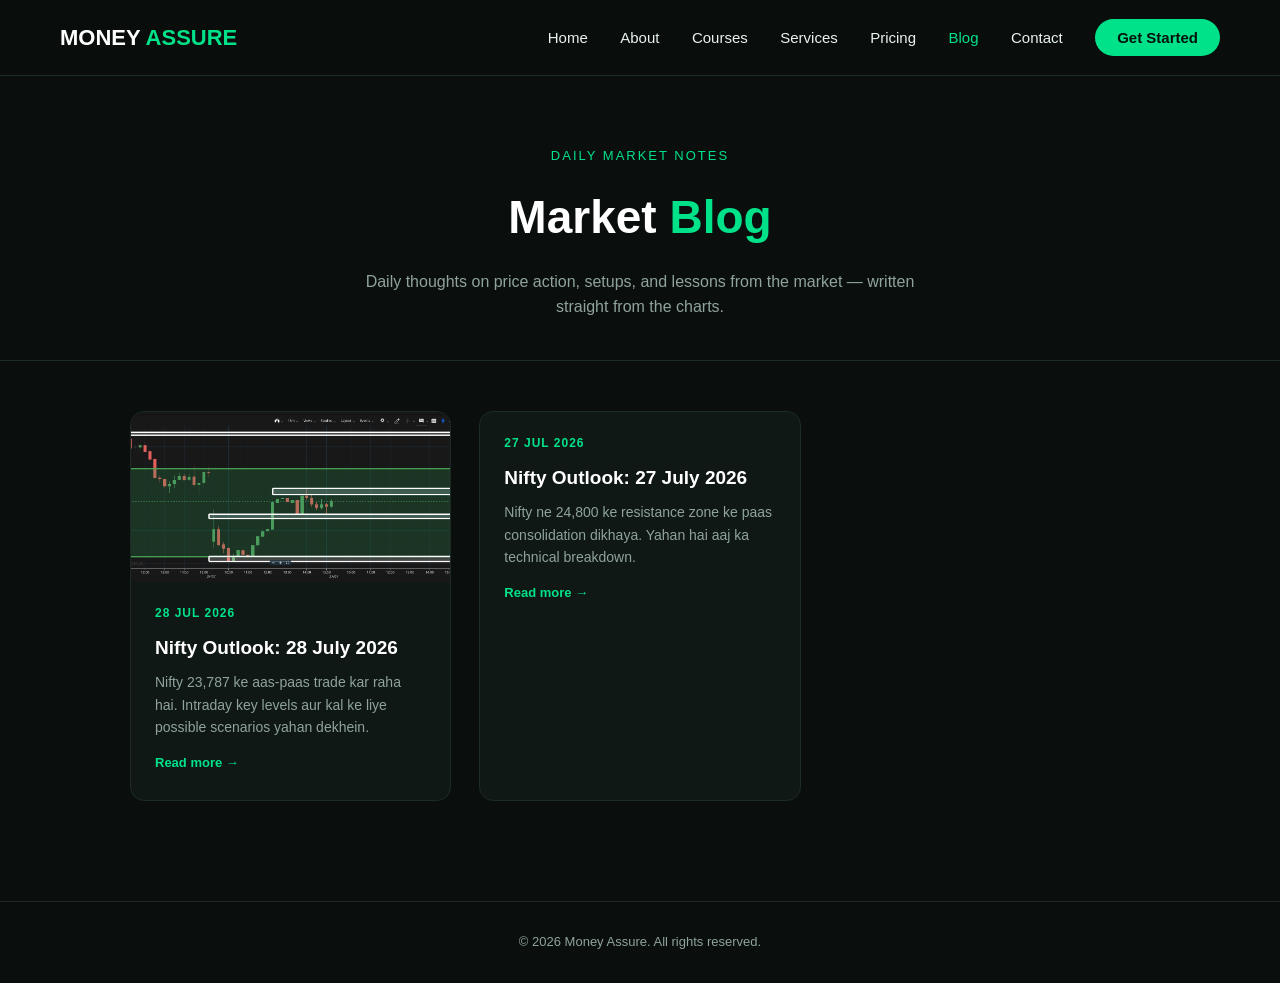
<file: blog.html>
<!DOCTYPE html>
<html lang="en">
<head>
<meta charset="UTF-8">
<meta name="viewport" content="width=device-width, initial-scale=1.0">
<title>Market Blog | Money Assure</title>
<meta name="description" content="Daily market insights, technical analysis and trading notes from Money Assure.">
<style>
  :root{
    --bg:#0a0f0d;
    --bg-card:#0f1815;
    --border:#1c2b26;
    --green:#00e28a;
    --green-dim:#0a5c42;
    --text:#e8f2ee;
    --text-dim:#8fa39c;
  }
  *{box-sizing:border-box; margin:0; padding:0;}
  body{
    background:var(--bg);
    color:var(--text);
    font-family:'Segoe UI', Arial, sans-serif;
    line-height:1.6;
  }
  header{
    display:flex;
    justify-content:space-between;
    align-items:center;
    padding:20px 60px;
    border-bottom:1px solid var(--border);
    position:sticky;
    top:0;
    background:rgba(10,15,13,0.95);
    backdrop-filter:blur(6px);
    z-index:100;
  }
  .logo{
    font-size:22px;
    font-weight:700;
    color:#fff;
  }
  .logo span{color:var(--green);}
  nav a{
    color:var(--text);
    text-decoration:none;
    margin-left:28px;
    font-size:15px;
    font-weight:500;
    transition:color .2s;
  }
  nav a:hover, nav a.active{color:var(--green);}
  .btn-cta{
    background:var(--green);
    color:#04120c !important;
    padding:10px 22px;
    border-radius:30px;
    font-weight:600;
  }
  .hero{
    text-align:center;
    padding:70px 20px 40px;
    border-bottom:1px solid var(--border);
  }
  .hero .tag{
    color:var(--green);
    font-size:13px;
    letter-spacing:2px;
    text-transform:uppercase;
  }
  .hero h1{
    font-size:46px;
    margin:14px 0;
    color:#fff;
  }
  .hero h1 span{color:var(--green);}
  .hero p{
    color:var(--text-dim);
    max-width:560px;
    margin:0 auto;
    font-size:16px;
  }
  .blog-grid{
    max-width:1100px;
    margin:0 auto;
    padding:50px 40px 100px;
    display:grid;
    grid-template-columns:repeat(auto-fill, minmax(320px, 1fr));
    gap:28px;
  }
  .card{
    background:var(--bg-card);
    border:1px solid var(--border);
    border-radius:14px;
    overflow:hidden;
    text-decoration:none;
    color:var(--text);
    display:flex;
    flex-direction:column;
    transition:transform .2s, border-color .2s;
  }
  .card:hover{
    transform:translateY(-4px);
    border-color:var(--green-dim);
  }
  .card-thumb{
    width:100%;
    height:170px;
    object-fit:cover;
    display:block;
    background:#0a1310;
  }
  .card-body{padding:22px 24px 26px;}
  .card-date{
    color:var(--green);
    font-size:12px;
    letter-spacing:1px;
    text-transform:uppercase;
    font-weight:600;
  }
  .card h3{
    font-size:19px;
    margin:10px 0 8px;
    color:#fff;
  }
  .card p{
    color:var(--text-dim);
    font-size:14px;
  }
  .card .read-more{
    margin-top:14px;
    display:inline-block;
    color:var(--green);
    font-size:13px;
    font-weight:600;
  }
  .empty-state{
    text-align:center;
    color:var(--text-dim);
    padding:60px 20px;
    grid-column:1/-1;
  }
  footer{
    text-align:center;
    padding:30px;
    color:var(--text-dim);
    font-size:13px;
    border-top:1px solid var(--border);
  }
  @media(max-width:700px){
    header{padding:16px 20px;}
    nav{display:none;}
    .hero h1{font-size:32px;}
    .blog-grid{padding:36px 20px 70px;}
  }
</style>
</head>
<body>

<header>
  <div class="logo">MONEY <span>ASSURE</span></div>
  <nav>
    <a href="index.html">Home</a>
    <a href="about.html">About</a>
    <a href="courses.html">Courses</a>
    <a href="services.html">Services</a>
    <a href="pricing.html">Pricing</a>
    <a href="blog.html" class="active">Blog</a>
    <a href="contact.html">Contact</a>
    <a href="contact.html" class="btn-cta">Get Started</a>
  </nav>
</header>

<section class="hero">
  <div class="tag">Daily Market Notes</div>
  <h1>Market <span>Blog</span></h1>
  <p>Daily thoughts on price action, setups, and lessons from the market — written straight from the charts.</p>
</section>

<div class="blog-grid" id="blogGrid">
  <!-- Posts are injected here by js/posts.js -->
</div>

<footer>
  &copy; <span id="year"></span> Money Assure. All rights reserved.
</footer>

<script src="js/posts.js"></script>
<script>
  document.getElementById('year').textContent = new Date().getFullYear();

  const grid = document.getElementById('blogGrid');

  if (!window.blogPosts || window.blogPosts.length === 0) {
    grid.innerHTML = '<div class="empty-state">No posts yet. Check back soon!</div>';
  } else {
    // Newest first
    const sorted = [...window.blogPosts].sort((a, b) => new Date(b.date) - new Date(a.date));

    grid.innerHTML = sorted.map(post => `
      <a class="card" href="blog-post.html?slug=${encodeURIComponent(post.slug)}">
        ${post.image ? `<img class="card-thumb" src="${post.image}" alt="${escapeHtml(post.title)}">` : ''}
        <div class="card-body">
          <div class="card-date">${formatDate(post.date)}</div>
          <h3>${escapeHtml(post.title)}</h3>
          <p>${escapeHtml(post.summary)}</p>
          <span class="read-more">Read more &rarr;</span>
        </div>
      </a>
    `).join('');
  }

  function formatDate(dateStr) {
    const d = new Date(dateStr);
    return d.toLocaleDateString('en-IN', { day: 'numeric', month: 'short', year: 'numeric' });
  }

  function escapeHtml(str) {
    const div = document.createElement('div');
    div.textContent = str;
    return div.innerHTML;
  }
</script>

</body>
</html>
</file>
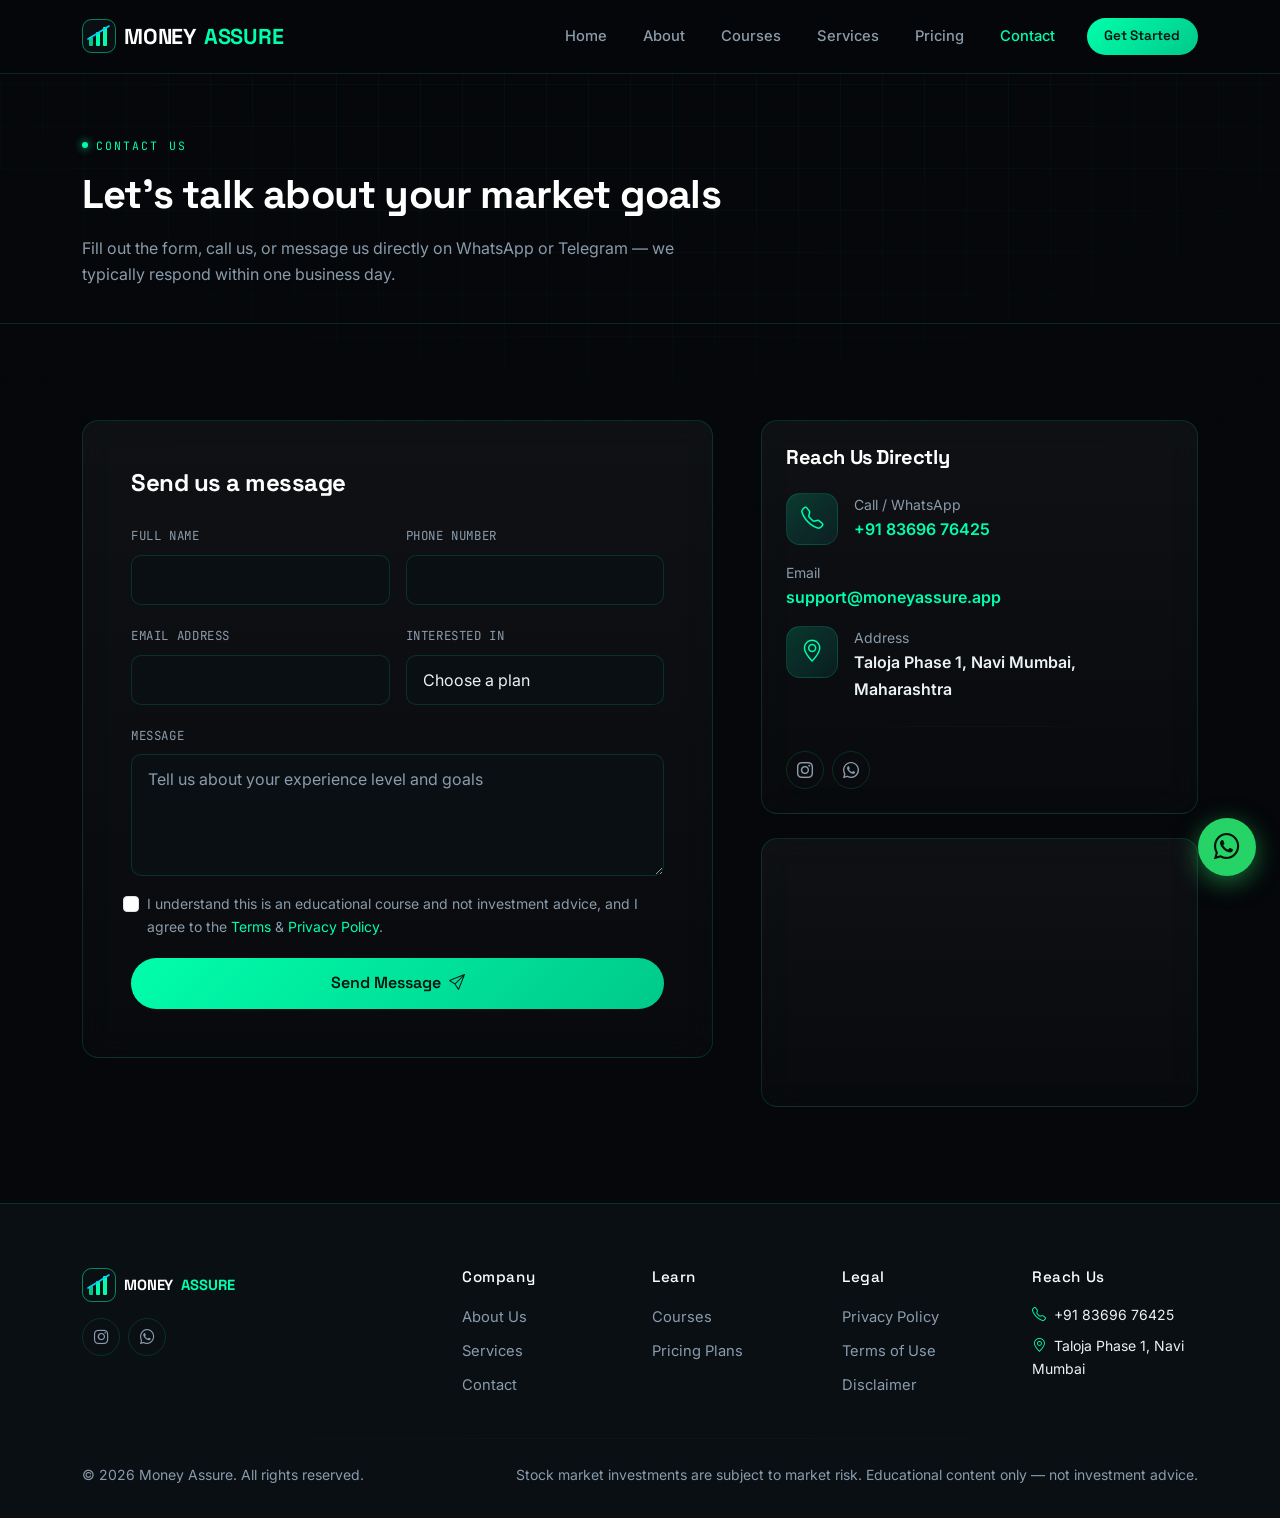
<file: contact.html>
<!DOCTYPE html>
<html lang="en">
<head>
<meta charset="UTF-8">
<meta name="viewport" content="width=device-width, initial-scale=1.0">
<title>Contact Us | Money Assure</title>
<meta name="description" content="Get in touch with Money Assure to learn more about our stock market courses, pricing and enrolment.">
<link rel="icon" href="data:image/svg+xml,<svg xmlns=%22http://www.w3.org/2000/svg%22 viewBox=%220 0 34 34%22><rect width=%2234%22 height=%2234%22 rx=%229%22 fill=%22%230a0f14%22/><rect x=%227%22 y=%2218%22 width=%224%22 height=%229%22 rx=%221%22 fill=%22%2300c98a%22/><rect x=%2214%22 y=%2213%22 width=%224%22 height=%2214%22 rx=%221%22 fill=%22%2300ffab%22/><rect x=%2221%22 y=%228%22 width=%224%22 height=%2219%22 rx=%221%22 fill=%22%2300ffab%22/></svg>">
<link href="https://cdn.jsdelivr.net/npm/bootstrap@5.3.3/dist/css/bootstrap.min.css" rel="stylesheet">
<link href="https://cdn.jsdelivr.net/npm/bootstrap-icons@1.11.3/font/bootstrap-icons.css" rel="stylesheet">
<link href="css/style.css" rel="stylesheet">
</head>
<body>

<nav class="navbar navbar-expand-lg navbar-ma">
  <div class="container">
    <a class="navbar-brand navbar-brand-ma d-flex align-items-center gap-2" href="index.html">
      <svg width="34" height="34" viewBox="0 0 34 34" xmlns="http://www.w3.org/2000/svg" aria-hidden="true">
  <rect x="0.5" y="0.5" width="33" height="33" rx="9" fill="#0a0f14" stroke="#00ffab" stroke-opacity=".5"/>
  <rect x="7"  y="18" width="4" height="9"  rx="1" fill="#00c98a"/>
  <rect x="14" y="13" width="4" height="14" rx="1" fill="#00ffab"/>
  <rect x="21" y="8"  width="4" height="19" rx="1" fill="#00ffab"/>
  <path d="M6 20 L16 14 L27 7" stroke="#00d4ff" stroke-width="1.6" fill="none" stroke-linecap="round"/>
</svg>
      MONEY<span>ASSURE</span>
    </a>
    <button class="navbar-toggler" type="button" data-bs-toggle="collapse" data-bs-target="#maNav">
      <span class="navbar-toggler-icon"></span>
    </button>
    <div class="collapse navbar-collapse justify-content-end" id="maNav">
      <ul class="navbar-nav align-items-lg-center gap-lg-1">
      <li class="nav-item"><a class="nav-link nav-link-ma" href="index.html">Home</a></li>
      <li class="nav-item"><a class="nav-link nav-link-ma" href="about.html">About</a></li>
      <li class="nav-item"><a class="nav-link nav-link-ma" href="courses.html">Courses</a></li>
      <li class="nav-item"><a class="nav-link nav-link-ma" href="services.html">Services</a></li>
      <li class="nav-item"><a class="nav-link nav-link-ma" href="pricing.html">Pricing</a></li>
      <li class="nav-item"><a class="nav-link nav-link-ma active" href="contact.html">Contact</a></li>
      </ul>
      <a href="contact.html" class="btn btn-neon btn-sm-pill ms-lg-3 mt-3 mt-lg-0">Get Started</a>
    </div>
  </div>
</nav>


<header class="page-head">
  <div class="container">
    <div class="eyebrow mb-3">Contact Us</div>
    <h1 class="mb-3">Let's talk about your market goals</h1>
    <p class="text-lo mb-0" style="max-width:600px;">Fill out the form, call us, or message us directly on
    WhatsApp or Telegram &mdash; we typically respond within one business day.</p>
  </div>
</header>

<section class="section">
  <div class="container">
    <div class="row g-5">
      <div class="col-lg-7 reveal">
        <div class="glass p-4 p-md-5">
          <h4 class="mb-4">Send us a message</h4>
          <div id="formSuccess" class="alert d-none" style="background:rgba(0,255,171,.12); border:1px solid var(--neon); color:var(--neon);">
            <i class="bi bi-check-circle me-2"></i>Thanks! Your message has been received. We'll get back to you soon.
          </div>
          <form id="contactForm" class="row g-3" novalidate
                action="https://formsubmit.co/ajax/optionstradingstarted@gmail.com" method="POST">
            <input type="hidden" name="_subject" value="New enquiry from Money Assure website">
            <input type="hidden" name="_captcha" value="false">
            <input type="hidden" name="_template" value="table">
            <div class="col-md-6">
              <label class="form-label form-label-ma">Full Name</label>
              <input type="text" name="name" class="form-control form-control-ma" required>
              <div class="invalid-feedback">Please enter your name.</div>
            </div>
            <div class="col-md-6">
              <label class="form-label form-label-ma">Phone Number</label>
              <input type="tel" name="phone" class="form-control form-control-ma" pattern="[0-9]{10}" required>
              <div class="invalid-feedback">Please enter a valid 10-digit number.</div>
            </div>
            <div class="col-md-6">
              <label class="form-label form-label-ma">Email Address</label>
              <input type="email" name="email" class="form-control form-control-ma" required>
              <div class="invalid-feedback">Please enter a valid email.</div>
            </div>
            <div class="col-md-6">
              <label class="form-label form-label-ma">Interested In</label>
              <select name="interested_in" class="form-select form-select-ma" required>
                <option value="" selected disabled>Choose a plan</option>
                <option>Basic Plan</option>
                <option>Advance Plan</option>
                <option>Not sure yet</option>
              </select>
              <div class="invalid-feedback">Please select an option.</div>
            </div>
            <div class="col-12">
              <label class="form-label form-label-ma">Message</label>
              <textarea name="message" class="form-control form-control-ma" rows="4" placeholder="Tell us about your experience level and goals" required></textarea>
              <div class="invalid-feedback">Please add a short message.</div>
            </div>
            <div class="col-12 form-check">
              <input type="checkbox" class="form-check-input" id="consentCheck" required>
              <label class="form-check-label small text-lo" for="consentCheck">
                I understand this is an educational course and not investment advice, and I agree to the
                <a href="terms.html">Terms</a> &amp; <a href="privacy.html">Privacy Policy</a>.
              </label>
              <div class="invalid-feedback">Please accept to continue.</div>
            </div>
            <div class="col-12">
              <button type="submit" class="btn btn-neon w-100 w-md-auto">Send Message <i class="bi bi-send ms-1"></i></button>
            </div>
          </form>
        </div>
      </div>

      <div class="col-lg-5 reveal">
        <div class="glass p-4 mb-4">
          <h5 class="mb-4">Reach Us Directly</h5>
          <div class="d-flex gap-3 mb-3">
            <div class="icon-tile flex-shrink-0"><i class="bi bi-telephone"></i></div>
            <div><div class="small text-lo">Call / WhatsApp</div><a href="tel:+918369676425" class="fw-semibold">+91 83696 76425</a></div>
          </div>
          <div class="d-flex gap-3 mb-3">
            <div><div class="small text-lo">Email</div><a href="mailto:support@moneyassure.app" class="fw-semibold">support@moneyassure.app</a></div>
          </div>
          <div class="d-flex gap-3 mb-0">
            <div class="icon-tile flex-shrink-0"><i class="bi bi-geo-alt"></i></div>
            <div><div class="small text-lo">Address</div><span class="fw-semibold">Taloja Phase 1, Navi Mumbai, Maharashtra</span></div>
          </div>
          <hr class="divider-ma my-4">
          <div class="d-flex gap-2">
            <a href="https://instagram.com/moneyassure_trades" target="_blank" rel="noopener" class="social-dot"><i class="bi bi-instagram"></i></a>
            <a href="https://wa.me/918369676425" target="_blank" rel="noopener" class="social-dot"><i class="bi bi-whatsapp"></i></a>
          </div>
        </div>
        <div class="glass overflow-hidden" style="min-height:260px;">
          <iframe title="Money Assure location map" src="https://www.google.com/maps?q=Taloja%20Phase%202%2C%20Navi%20Mumbai&output=embed"
            width="100%" height="260" style="border:0; filter:invert(92%) hue-rotate(180deg) contrast(90%);" loading="lazy"></iframe>
        </div>
      </div>
    </div>
  </div>
</section>

<footer class="footer-ma">
  <div class="container">
    <div class="row g-4">
      <div class="col-lg-4">
        <a class="navbar-brand-ma d-inline-flex align-items-center gap-2 mb-3" href="index.html">
          <svg width="34" height="34" viewBox="0 0 34 34" xmlns="http://www.w3.org/2000/svg" aria-hidden="true">
  <rect x="0.5" y="0.5" width="33" height="33" rx="9" fill="#0a0f14" stroke="#00ffab" stroke-opacity=".5"/>
  <rect x="7"  y="18" width="4" height="9"  rx="1" fill="#00c98a"/>
  <rect x="14" y="13" width="4" height="14" rx="1" fill="#00ffab"/>
  <rect x="21" y="8"  width="4" height="19" rx="1" fill="#00ffab"/>
  <path d="M6 20 L16 14 L27 7" stroke="#00d4ff" stroke-width="1.6" fill="none" stroke-linecap="round"/>
</svg>
          MONEY<span style="color:var(--neon)">ASSURE</span>
        </a>
        <div class="d-flex gap-2">
          <a href="https://instagram.com/moneyassure_trades" target="_blank" rel="noopener" class="social-dot"><i class="bi bi-instagram"></i></a>
          <a href="https://wa.me/918369676425" target="_blank" rel="noopener" class="social-dot"><i class="bi bi-whatsapp"></i></a>
        </div>
      </div>
      <div class="col-lg-2 col-6">
        <h6 class="mb-3">Company</h6>
        <ul class="list-unstyled d-flex flex-column gap-2">
          <li><a href="about.html">About Us</a></li>
          <li><a href="services.html">Services</a></li>
          <li><a href="contact.html">Contact</a></li>
        </ul>
      </div>
      <div class="col-lg-2 col-6">
        <h6 class="mb-3">Learn</h6>
        <ul class="list-unstyled d-flex flex-column gap-2">
          <li><a href="courses.html">Courses</a></li>
          <li><a href="pricing.html">Pricing Plans</a></li>
        </ul>
      </div>
      <div class="col-lg-2 col-6">
        <h6 class="mb-3">Legal</h6>
        <ul class="list-unstyled d-flex flex-column gap-2">
          <li><a href="privacy.html">Privacy Policy</a></li>
          <li><a href="terms.html">Terms of Use</a></li>
          <li><a href="disclaimer.html">Disclaimer</a></li>
        </ul>
      </div>
      <div class="col-lg-2 col-6">
        <h6 class="mb-3">Reach Us</h6>
        <ul class="list-unstyled d-flex flex-column gap-2 small">
          <li><i class="bi bi-telephone me-1 text-neon"></i> +91 83696 76425</li>
          <li><i class="bi bi-geo-alt me-1 text-neon"></i> Taloja Phase 1, Navi Mumbai</li>
        </ul>
      </div>
    </div>
    <hr class="divider-ma my-4">
    <div class="d-flex flex-column flex-md-row justify-content-between align-items-center gap-2">
      <p class="small text-lo mb-0">&copy; <span id="yr"></span> Money Assure. All rights reserved.</p>
      <p class="small text-lo mb-0">Stock market investments are subject to market risk. Educational content only &mdash; not investment advice.</p>
    </div>
  </div>
</footer>

<a href="https://wa.me/918369676425?text=Hi%20Money%20Assure%2C%20I%27d%20like%20to%20know%20more%20about%20your%20stock%20market%20courses."
   class="wa-float" target="_blank" rel="noopener" aria-label="Chat on WhatsApp">
  <i class="bi bi-whatsapp"></i>
</a>

<script src="https://cdn.jsdelivr.net/npm/bootstrap@5.3.3/dist/js/bootstrap.bundle.min.js"></script>
<script src="js/script.js"></script>
<script>document.getElementById('yr').textContent = new Date().getFullYear();</script>
</body>
</html>
</file>
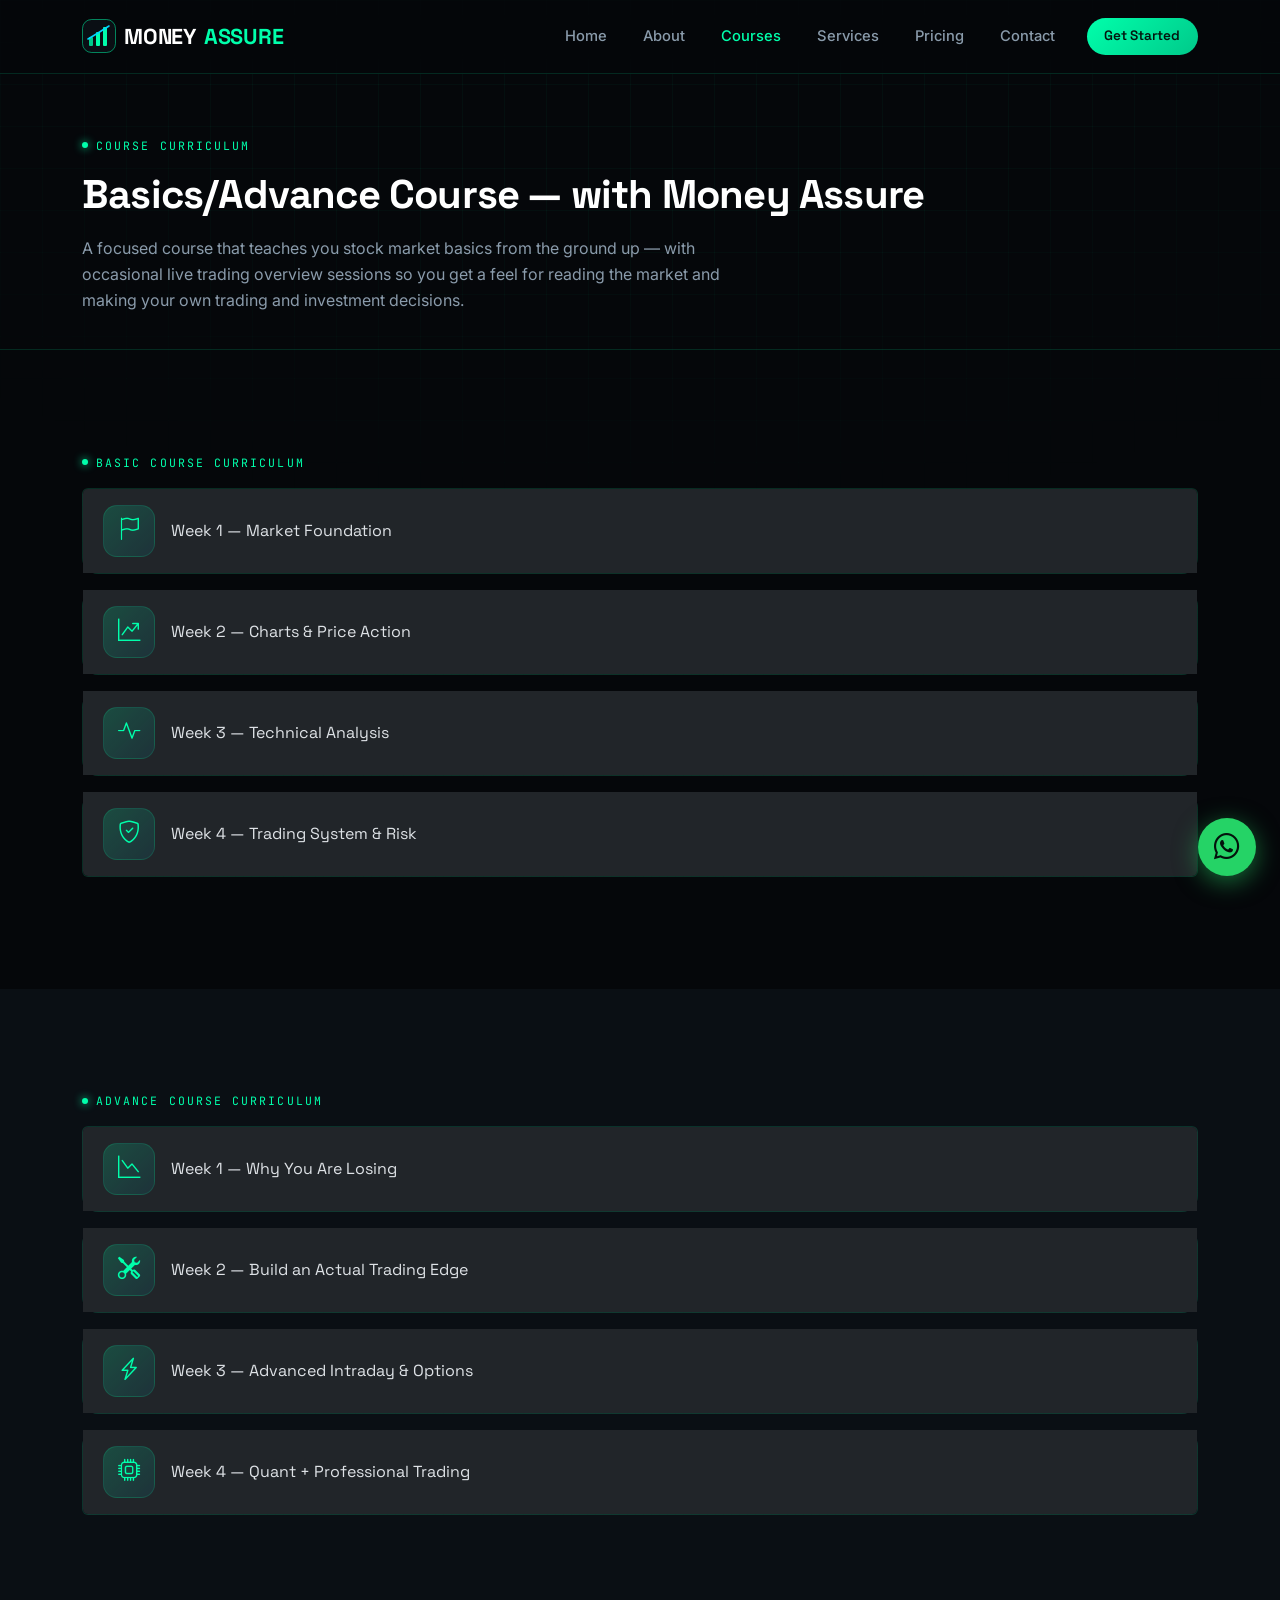
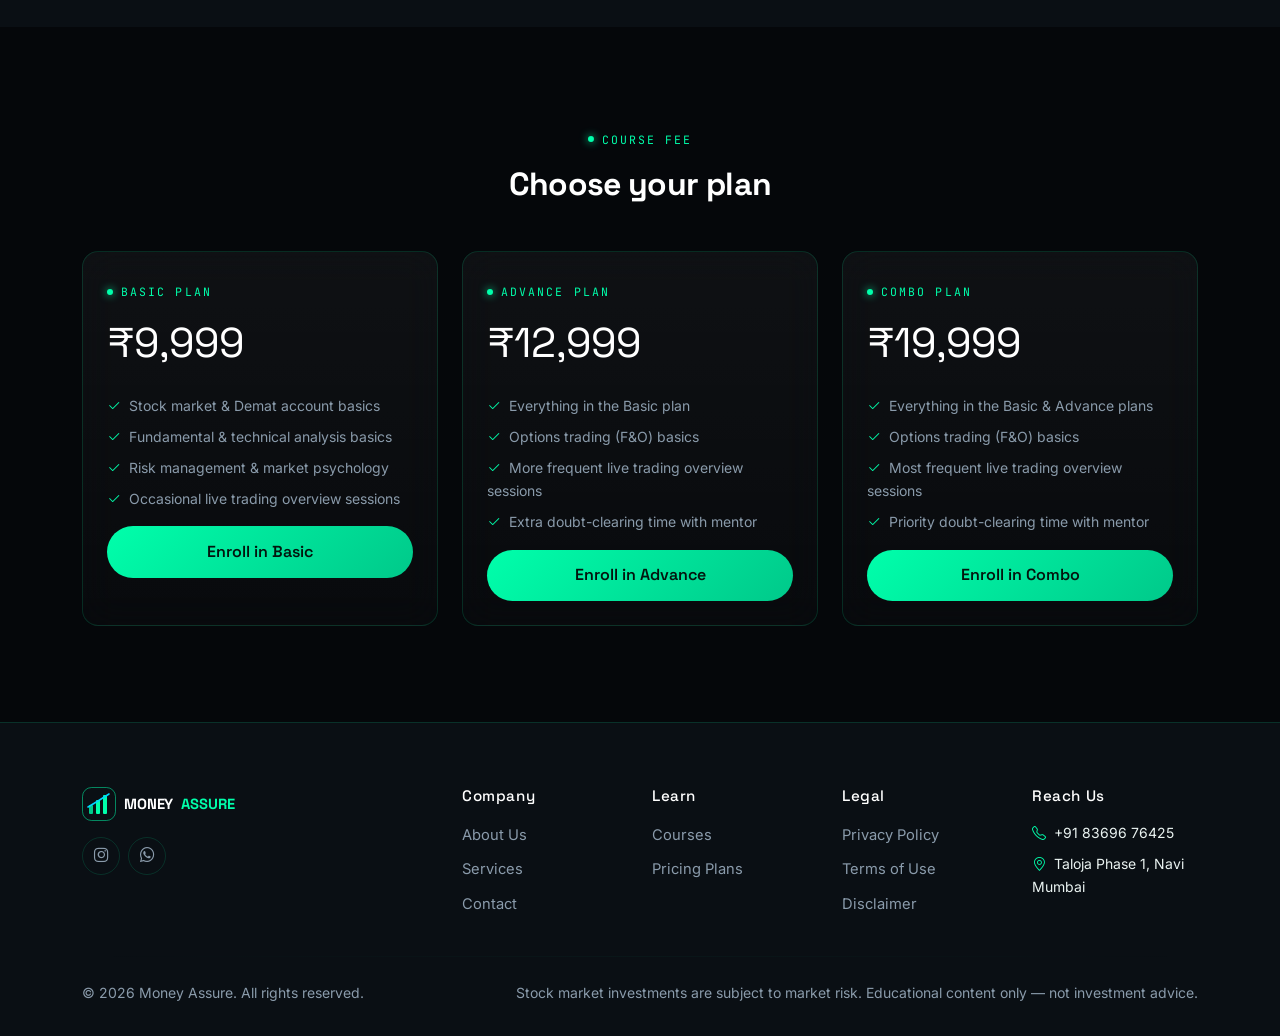
<file: courses.html>
<!DOCTYPE html>
<html lang="en">
<head>
<meta charset="UTF-8">
<meta name="viewport" content="width=device-width, initial-scale=1.0">
<title>Stock Market Courses | Money Assure</title>
<meta name="description" content="A stock market course covering the basics, technical &amp; fundamental analysis, and occasional live trading overview sessions.">
<link rel="icon" href="data:image/svg+xml,<svg xmlns=%22http://www.w3.org/2000/svg%22 viewBox=%220 0 34 34%22><rect width=%2234%22 height=%2234%22 rx=%229%22 fill=%22%230a0f14%22/><rect x=%227%22 y=%2218%22 width=%224%22 height=%229%22 rx=%221%22 fill=%22%2300c98a%22/><rect x=%2214%22 y=%2213%22 width=%224%22 height=%2214%22 rx=%221%22 fill=%22%2300ffab%22/><rect x=%2221%22 y=%228%22 width=%224%22 height=%2219%22 rx=%221%22 fill=%22%2300ffab%22/></svg>">
<link href="https://cdn.jsdelivr.net/npm/bootstrap@5.3.3/dist/css/bootstrap.min.css" rel="stylesheet">
<link href="https://cdn.jsdelivr.net/npm/bootstrap-icons@1.11.3/font/bootstrap-icons.css" rel="stylesheet">
<link href="css/style.css" rel="stylesheet">
<style>
#basicCourseAccordion .accordion-button::after,
#advanceCourseAccordion .accordion-button::after{display:none}
#basicCourseAccordion .accordion-button,
#advanceCourseAccordion .accordion-button{cursor:default;box-shadow:none}
</style>
</head>
<body>

<nav class="navbar navbar-expand-lg navbar-ma">
  <div class="container">
    <a class="navbar-brand navbar-brand-ma d-flex align-items-center gap-2" href="index.html">
      <svg width="34" height="34" viewBox="0 0 34 34" xmlns="http://www.w3.org/2000/svg" aria-hidden="true">
  <rect x="0.5" y="0.5" width="33" height="33" rx="9" fill="#0a0f14" stroke="#00ffab" stroke-opacity=".5"/>
  <rect x="7"  y="18" width="4" height="9"  rx="1" fill="#00c98a"/>
  <rect x="14" y="13" width="4" height="14" rx="1" fill="#00ffab"/>
  <rect x="21" y="8"  width="4" height="19" rx="1" fill="#00ffab"/>
  <path d="M6 20 L16 14 L27 7" stroke="#00d4ff" stroke-width="1.6" fill="none" stroke-linecap="round"/>
</svg>
      MONEY<span>ASSURE</span>
    </a>
    <button class="navbar-toggler" type="button">
      <span class="navbar-toggler-icon"></span>
    </button>
    <div class="collapse navbar-collapse justify-content-end" id="maNav">
      <ul class="navbar-nav align-items-lg-center gap-lg-1">
      <li class="nav-item"><a class="nav-link nav-link-ma" href="index.html">Home</a></li>
      <li class="nav-item"><a class="nav-link nav-link-ma" href="about.html">About</a></li>
      <li class="nav-item"><a class="nav-link nav-link-ma active" href="courses.html">Courses</a></li>
      <li class="nav-item"><a class="nav-link nav-link-ma" href="services.html">Services</a></li>
      <li class="nav-item"><a class="nav-link nav-link-ma" href="pricing.html">Pricing</a></li>
      <li class="nav-item"><a class="nav-link nav-link-ma" href="contact.html">Contact</a></li>
      </ul>
      <a href="contact.html" class="btn btn-neon btn-sm-pill ms-lg-3 mt-3 mt-lg-0">Get Started</a>
    </div>
  </div>
</nav>


<header class="page-head">
  <div class="container">
    <div class="eyebrow mb-3">Course Curriculum</div>
    <h1 class="mb-3">Basics/Advance Course &mdash; with Money Assure</h1>
    <p class="text-lo mb-0" style="max-width:680px;">A focused course that teaches you stock market
    basics from the ground up &mdash; with occasional live trading overview sessions so you get a feel for
    reading the market and making your own trading and investment decisions.</p>
    
  </div>
</header>

<section class="section">
  <div class="container">
    <div class="eyebrow mb-3">Basic Course Curriculum</div>
    <div class="accordion" id="basicCourseAccordion" data-bs-theme="dark">

      <div class="accordion-item glass mb-3">
        <h2 class="accordion-header">
          <button class="accordion-button collapsed" type="button">
            <span class="icon-tile me-3"><i class="bi bi-flag"></i></span>
            <span>Week 1 &mdash; Market Foundation</span>
          </button>
        </h2>
      </div>

      <div class="accordion-item glass mb-3">
        <h2 class="accordion-header">
          <button class="accordion-button collapsed" type="button">
            <span class="icon-tile me-3"><i class="bi bi-graph-up-arrow"></i></span>
            <span>Week 2 &mdash; Charts &amp; Price Action</span>
          </button>
        </h2>
      </div>

      <div class="accordion-item glass mb-3">
        <h2 class="accordion-header">
          <button class="accordion-button collapsed" type="button">
            <span class="icon-tile me-3"><i class="bi bi-activity"></i></span>
            <span>Week 3 &mdash; Technical Analysis</span>
          </button>
        </h2>
      </div>

      <div class="accordion-item glass mb-3">
        <h2 class="accordion-header">
          <button class="accordion-button collapsed" type="button">
            <span class="icon-tile me-3"><i class="bi bi-shield-check"></i></span>
            <span>Week 4 &mdash; Trading System &amp; Risk</span>
          </button>
        </h2>
      </div>

    </div>
  </div>
</section>

<section class="section" style="background:var(--bg-panel);">
  <div class="container">
    <div class="eyebrow mb-3">Advance Course Curriculum</div>
    <div class="accordion" id="advanceCourseAccordion" data-bs-theme="dark">

      <div class="accordion-item glass mb-3">
        <h2 class="accordion-header">
          <button class="accordion-button collapsed" type="button">
            <span class="icon-tile me-3"><i class="bi bi-graph-down"></i></span>
            <span>Week 1 &mdash; Why You Are Losing</span>
          </button>
        </h2>
      </div>

      <div class="accordion-item glass mb-3">
        <h2 class="accordion-header">
          <button class="accordion-button collapsed" type="button">
            <span class="icon-tile me-3"><i class="bi bi-tools"></i></span>
            <span>Week 2 &mdash; Build an Actual Trading Edge</span>
          </button>
        </h2>
      </div>

      <div class="accordion-item glass mb-3">
        <h2 class="accordion-header">
          <button class="accordion-button collapsed" type="button">
            <span class="icon-tile me-3"><i class="bi bi-lightning-charge"></i></span>
            <span>Week 3 &mdash; Advanced Intraday &amp; Options</span>
          </button>
        </h2>
      </div>

      <div class="accordion-item glass mb-3">
        <h2 class="accordion-header">
          <button class="accordion-button collapsed" type="button">
            <span class="icon-tile me-3"><i class="bi bi-cpu"></i></span>
            <span>Week 4 &mdash; Quant + Professional Trading</span>
          </button>
        </h2>
      </div>

    </div>
  </div>
</section>

<section class="section">
  <div class="container">
    <div class="text-center mb-5 reveal">
      <div class="eyebrow justify-content-center mb-3">Course Fee</div>
      <h2>Choose your plan</h2>
    </div>
    <div class="row g-4 justify-content-center">
      <div class="col-md-6 col-lg-4 reveal">
        <div class="glass glass-card h-100 p-4">
          <div class="eyebrow mb-2">Basic Plan</div>
          <div class="price d-flex align-items-baseline gap-2 mb-3">
            <span style="font-size:2.6rem; color:#fff; font-family:var(--ff-display);">&#8377;9,999</span>
          </div>
          <ul class="list-unstyled d-flex flex-column gap-2 text-lo small mb-3">
            <li><i class="bi bi-check2 text-neon me-1"></i> Stock market &amp; Demat account basics</li>
            <li><i class="bi bi-check2 text-neon me-1"></i> Fundamental &amp; technical analysis basics</li>
            <li><i class="bi bi-check2 text-neon me-1"></i> Risk management &amp; market psychology</li>
            <li><i class="bi bi-check2 text-neon me-1"></i> Occasional live trading overview sessions</li>
          </ul>
          <a href="contact.html" class="btn btn-neon w-100">Enroll in Basic</a>
        </div>
      </div>
      <div class="col-md-6 col-lg-4 reveal">
        <div class="glass glass-card h-100 p-4">
          <div class="eyebrow mb-2">Advance Plan</div>
          <div class="price d-flex align-items-baseline gap-2 mb-3">
            <span style="font-size:2.6rem; color:#fff; font-family:var(--ff-display);">&#8377;12,999</span>
          </div>
          <ul class="list-unstyled d-flex flex-column gap-2 text-lo small mb-3">
            <li><i class="bi bi-check2 text-neon me-1"></i> Everything in the Basic plan</li>
            <li><i class="bi bi-check2 text-neon me-1"></i> Options trading (F&amp;O) basics</li>
            <li><i class="bi bi-check2 text-neon me-1"></i> More frequent live trading overview sessions</li>
            <li><i class="bi bi-check2 text-neon me-1"></i> Extra doubt-clearing time with mentor</li>
          </ul>
          <a href="contact.html" class="btn btn-neon w-100">Enroll in Advance</a>
        </div>
      </div>
      <div class="col-md-6 col-lg-4 reveal">
        <div class="glass glass-card h-100 p-4">
          <div class="eyebrow mb-2">Combo Plan</div>
          <div class="price d-flex align-items-baseline gap-2 mb-3">
            <span style="font-size:2.6rem; color:#fff; font-family:var(--ff-display);">&#8377;19,999</span>
          </div>
          <ul class="list-unstyled d-flex flex-column gap-2 text-lo small mb-3">
            <li><i class="bi bi-check2 text-neon me-1"></i> Everything in the Basic &amp; Advance plans</li>
            <li><i class="bi bi-check2 text-neon me-1"></i> Options trading (F&amp;O) basics</li>
            <li><i class="bi bi-check2 text-neon me-1"></i> Most frequent live trading overview sessions</li>
            <li><i class="bi bi-check2 text-neon me-1"></i> Priority doubt-clearing time with mentor</li>
          </ul>
          <a href="contact.html" class="btn btn-neon w-100">Enroll in Combo</a>
        </div>
      </div>
    </div>
  </div>
</section>

<footer class="footer-ma">
  <div class="container">
    <div class="row g-4">
      <div class="col-lg-4">
        <a class="navbar-brand-ma d-inline-flex align-items-center gap-2 mb-3" href="index.html">
          <svg width="34" height="34" viewBox="0 0 34 34" xmlns="http://www.w3.org/2000/svg" aria-hidden="true">
  <rect x="0.5" y="0.5" width="33" height="33" rx="9" fill="#0a0f14" stroke="#00ffab" stroke-opacity=".5"/>
  <rect x="7"  y="18" width="4" height="9"  rx="1" fill="#00c98a"/>
  <rect x="14" y="13" width="4" height="14" rx="1" fill="#00ffab"/>
  <rect x="21" y="8"  width="4" height="19" rx="1" fill="#00ffab"/>
  <path d="M6 20 L16 14 L27 7" stroke="#00d4ff" stroke-width="1.6" fill="none" stroke-linecap="round"/>
</svg>
          MONEY<span style="color:var(--neon)">ASSURE</span>
        </a>
        <div class="d-flex gap-2">
          <a href="https://instagram.com/moneyassure_trades" target="_blank" rel="noopener" class="social-dot"><i class="bi bi-instagram"></i></a>
          <a href="https://wa.me/918369676425" target="_blank" rel="noopener" class="social-dot"><i class="bi bi-whatsapp"></i></a>
        </div>
      </div>
      <div class="col-lg-2 col-6">
        <h6 class="mb-3">Company</h6>
        <ul class="list-unstyled d-flex flex-column gap-2">
          <li><a href="about.html">About Us</a></li>
          <li><a href="services.html">Services</a></li>
          <li><a href="contact.html">Contact</a></li>
        </ul>
      </div>
      <div class="col-lg-2 col-6">
        <h6 class="mb-3">Learn</h6>
        <ul class="list-unstyled d-flex flex-column gap-2">
          <li><a href="courses.html">Courses</a></li>
          <li><a href="pricing.html">Pricing Plans</a></li>
        </ul>
      </div>
      <div class="col-lg-2 col-6">
        <h6 class="mb-3">Legal</h6>
        <ul class="list-unstyled d-flex flex-column gap-2">
          <li><a href="privacy.html">Privacy Policy</a></li>
          <li><a href="terms.html">Terms of Use</a></li>
          <li><a href="disclaimer.html">Disclaimer</a></li>
        </ul>
      </div>
      <div class="col-lg-2 col-6">
        <h6 class="mb-3">Reach Us</h6>
        <ul class="list-unstyled d-flex flex-column gap-2 small">
          <li><i class="bi bi-telephone me-1 text-neon"></i> +91 83696 76425</li>
          <li><i class="bi bi-geo-alt me-1 text-neon"></i> Taloja Phase 1, Navi Mumbai</li>
        </ul>
      </div>
    </div>
    <hr class="divider-ma my-4">
    <div class="d-flex flex-column flex-md-row justify-content-between align-items-center gap-2">
      <p class="small text-lo mb-0">&copy; <span id="yr"></span> Money Assure. All rights reserved.</p>
      <p class="small text-lo mb-0">Stock market investments are subject to market risk. Educational content only &mdash; not investment advice.</p>
    </div>
  </div>
</footer>

<a href="https://wa.me/918369676425?text=Hi%20Money%20Assure%2C%20I%27d%20like%20to%20know%20more%20about%20your%20stock%20market%20courses."
   class="wa-float" target="_blank" rel="noopener" aria-label="Chat on WhatsApp">
  <i class="bi bi-whatsapp"></i>
</a>

<script src="https://cdn.jsdelivr.net/npm/bootstrap@5.3.3/dist/js/bootstrap.bundle.min.js"></script>
<script src="js/script.js"></script>
<script>document.getElementById('yr').textContent = new Date().getFullYear();</script>
</body>
</html>
</file>
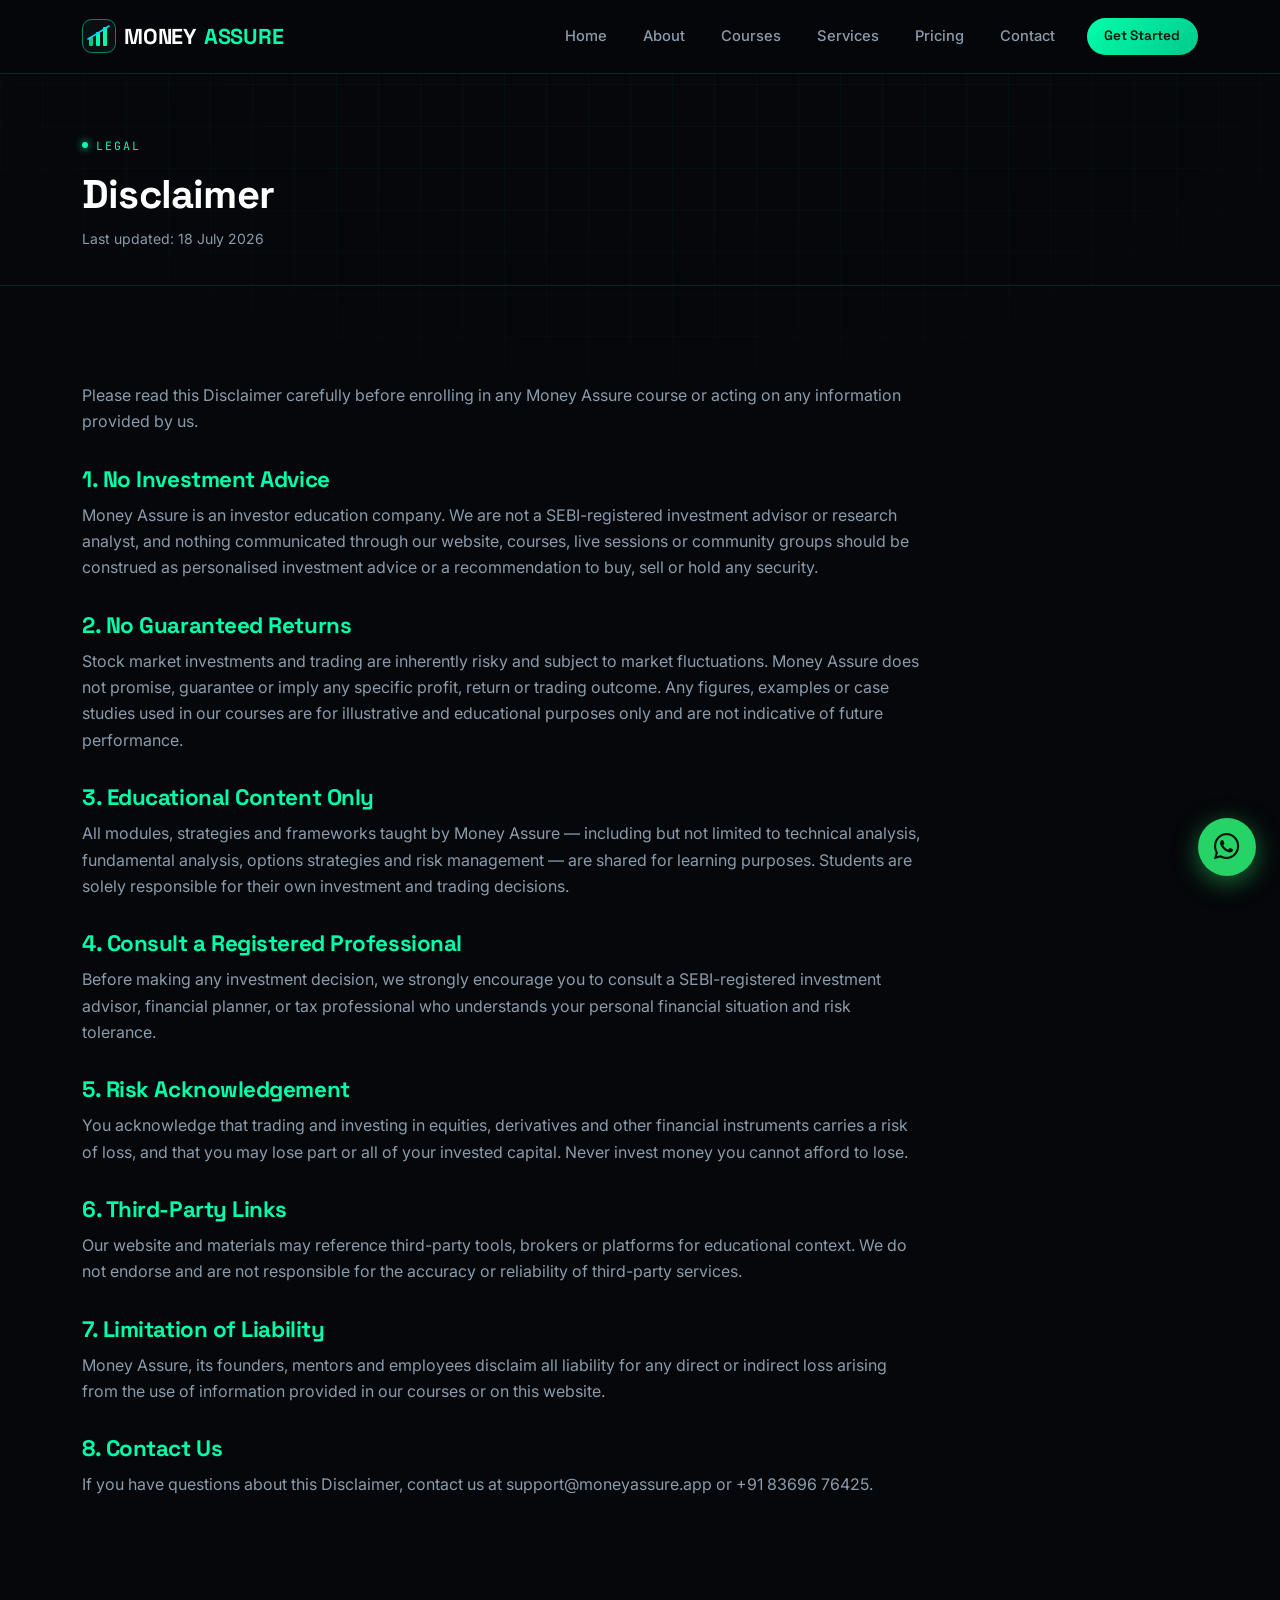
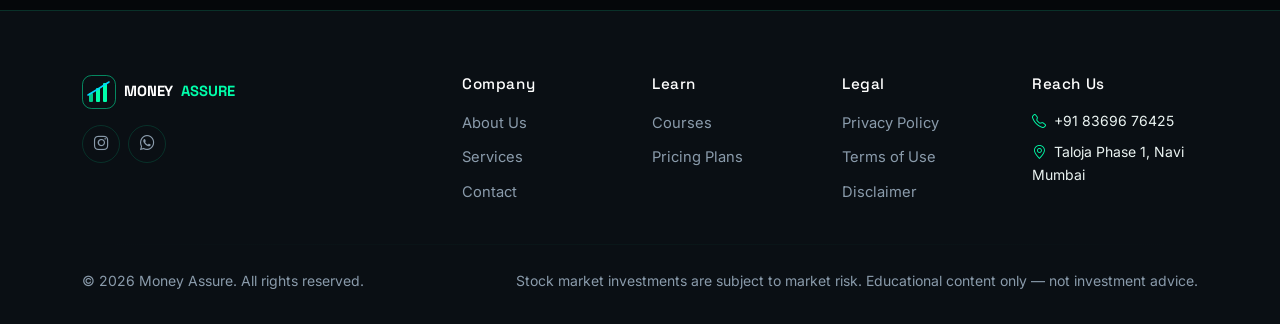
<file: disclaimer.html>
<!DOCTYPE html>
<html lang="en">
<head>
<meta charset="UTF-8">
<meta name="viewport" content="width=device-width, initial-scale=1.0">
<title>Disclaimer | Money Assure</title>
<meta name="description" content="Important disclaimer: Money Assure provides stock market education only and does not offer investment advice or guaranteed returns.">
<link rel="icon" href="data:image/svg+xml,<svg xmlns=%22http://www.w3.org/2000/svg%22 viewBox=%220 0 34 34%22><rect width=%2234%22 height=%2234%22 rx=%229%22 fill=%22%230a0f14%22/><rect x=%227%22 y=%2218%22 width=%224%22 height=%229%22 rx=%221%22 fill=%22%2300c98a%22/><rect x=%2214%22 y=%2213%22 width=%224%22 height=%2214%22 rx=%221%22 fill=%22%2300ffab%22/><rect x=%2221%22 y=%228%22 width=%224%22 height=%2219%22 rx=%221%22 fill=%22%2300ffab%22/></svg>">
<link href="https://cdn.jsdelivr.net/npm/bootstrap@5.3.3/dist/css/bootstrap.min.css" rel="stylesheet">
<link href="https://cdn.jsdelivr.net/npm/bootstrap-icons@1.11.3/font/bootstrap-icons.css" rel="stylesheet">
<link href="css/style.css" rel="stylesheet">
</head>
<body>

<nav class="navbar navbar-expand-lg navbar-ma">
  <div class="container">
    <a class="navbar-brand navbar-brand-ma d-flex align-items-center gap-2" href="index.html">
      <svg width="34" height="34" viewBox="0 0 34 34" xmlns="http://www.w3.org/2000/svg" aria-hidden="true">
  <rect x="0.5" y="0.5" width="33" height="33" rx="9" fill="#0a0f14" stroke="#00ffab" stroke-opacity=".5"/>
  <rect x="7"  y="18" width="4" height="9"  rx="1" fill="#00c98a"/>
  <rect x="14" y="13" width="4" height="14" rx="1" fill="#00ffab"/>
  <rect x="21" y="8"  width="4" height="19" rx="1" fill="#00ffab"/>
  <path d="M6 20 L16 14 L27 7" stroke="#00d4ff" stroke-width="1.6" fill="none" stroke-linecap="round"/>
</svg>
      MONEY<span>ASSURE</span>
    </a>
    <button class="navbar-toggler" type="button" data-bs-toggle="collapse" data-bs-target="#maNav">
      <span class="navbar-toggler-icon"></span>
    </button>
    <div class="collapse navbar-collapse justify-content-end" id="maNav">
      <ul class="navbar-nav align-items-lg-center gap-lg-1">
      <li class="nav-item"><a class="nav-link nav-link-ma" href="index.html">Home</a></li>
      <li class="nav-item"><a class="nav-link nav-link-ma" href="about.html">About</a></li>
      <li class="nav-item"><a class="nav-link nav-link-ma" href="courses.html">Courses</a></li>
      <li class="nav-item"><a class="nav-link nav-link-ma" href="services.html">Services</a></li>
      <li class="nav-item"><a class="nav-link nav-link-ma" href="pricing.html">Pricing</a></li>
      <li class="nav-item"><a class="nav-link nav-link-ma" href="contact.html">Contact</a></li>
      </ul>
      <a href="contact.html" class="btn btn-neon btn-sm-pill ms-lg-3 mt-3 mt-lg-0">Get Started</a>
    </div>
  </div>
</nav>


<header class="page-head">
  <div class="container">
    <div class="eyebrow mb-3">Legal</div>
    <h1 class="mb-2">Disclaimer</h1>
    <p class="text-lo mb-0 small">Last updated: 18 July 2026</p>
  </div>
</header>

<section class="section">
  <div class="container">
    <div class="legal-body reveal">
      
<p>Please read this Disclaimer carefully before enrolling in any Money Assure course or acting on any
information provided by us.</p>

<h2>1. No Investment Advice</h2>
<p>Money Assure is an investor education company. We are not a SEBI-registered investment advisor or
research analyst, and nothing communicated through our website, courses, live sessions or community
groups should be construed as personalised investment advice or a recommendation to buy, sell or hold any
security.</p>

<h2>2. No Guaranteed Returns</h2>
<p>Stock market investments and trading are inherently risky and subject to market fluctuations. Money
Assure does not promise, guarantee or imply any specific profit, return or trading outcome. Any figures,
examples or case studies used in our courses are for illustrative and educational purposes only and are
not indicative of future performance.</p>

<h2>3. Educational Content Only</h2>
<p>All modules, strategies and frameworks taught by Money Assure &mdash; including but not limited to
technical analysis, fundamental analysis, options strategies and risk management &mdash; are shared for
learning purposes. Students are solely responsible for their own investment and trading decisions.</p>

<h2>4. Consult a Registered Professional</h2>
<p>Before making any investment decision, we strongly encourage you to consult a SEBI-registered
investment advisor, financial planner, or tax professional who understands your personal financial
situation and risk tolerance.</p>

<h2>5. Risk Acknowledgement</h2>
<p>You acknowledge that trading and investing in equities, derivatives and other financial instruments
carries a risk of loss, and that you may lose part or all of your invested capital. Never invest money
you cannot afford to lose.</p>

<h2>6. Third-Party Links</h2>
<p>Our website and materials may reference third-party tools, brokers or platforms for educational
context. We do not endorse and are not responsible for the accuracy or reliability of third-party
services.</p>

<h2>7. Limitation of Liability</h2>
<p>Money Assure, its founders, mentors and employees disclaim all liability for any direct or indirect
loss arising from the use of information provided in our courses or on this website.</p>

<h2>8. Contact Us</h2>
<p>If you have questions about this Disclaimer, contact us at support@moneyassure.app or +91 83696 76425.</p>

    </div>
  </div>
</section>

<footer class="footer-ma">
  <div class="container">
    <div class="row g-4">
      <div class="col-lg-4">
        <a class="navbar-brand-ma d-inline-flex align-items-center gap-2 mb-3" href="index.html">
          <svg width="34" height="34" viewBox="0 0 34 34" xmlns="http://www.w3.org/2000/svg" aria-hidden="true">
  <rect x="0.5" y="0.5" width="33" height="33" rx="9" fill="#0a0f14" stroke="#00ffab" stroke-opacity=".5"/>
  <rect x="7"  y="18" width="4" height="9"  rx="1" fill="#00c98a"/>
  <rect x="14" y="13" width="4" height="14" rx="1" fill="#00ffab"/>
  <rect x="21" y="8"  width="4" height="19" rx="1" fill="#00ffab"/>
  <path d="M6 20 L16 14 L27 7" stroke="#00d4ff" stroke-width="1.6" fill="none" stroke-linecap="round"/>
</svg>
          MONEY<span style="color:var(--neon)">ASSURE</span>
        </a>
        <div class="d-flex gap-2">
          <a href="https://instagram.com/moneyassure_trades" target="_blank" rel="noopener" class="social-dot"><i class="bi bi-instagram"></i></a>
          <a href="https://wa.me/918369676425" target="_blank" rel="noopener" class="social-dot"><i class="bi bi-whatsapp"></i></a>
        </div>
      </div>
      <div class="col-lg-2 col-6">
        <h6 class="mb-3">Company</h6>
        <ul class="list-unstyled d-flex flex-column gap-2">
          <li><a href="about.html">About Us</a></li>
          <li><a href="services.html">Services</a></li>
          <li><a href="contact.html">Contact</a></li>
        </ul>
      </div>
      <div class="col-lg-2 col-6">
        <h6 class="mb-3">Learn</h6>
        <ul class="list-unstyled d-flex flex-column gap-2">
          <li><a href="courses.html">Courses</a></li>
          <li><a href="pricing.html">Pricing Plans</a></li>
        </ul>
      </div>
      <div class="col-lg-2 col-6">
        <h6 class="mb-3">Legal</h6>
        <ul class="list-unstyled d-flex flex-column gap-2">
          <li><a href="privacy.html">Privacy Policy</a></li>
          <li><a href="terms.html">Terms of Use</a></li>
          <li><a href="disclaimer.html">Disclaimer</a></li>
        </ul>
      </div>
      <div class="col-lg-2 col-6">
        <h6 class="mb-3">Reach Us</h6>
        <ul class="list-unstyled d-flex flex-column gap-2 small">
          <li><i class="bi bi-telephone me-1 text-neon"></i> +91 83696 76425</li>
          <li><i class="bi bi-geo-alt me-1 text-neon"></i> Taloja Phase 1, Navi Mumbai</li>
        </ul>
      </div>
    </div>
    <hr class="divider-ma my-4">
    <div class="d-flex flex-column flex-md-row justify-content-between align-items-center gap-2">
      <p class="small text-lo mb-0">&copy; <span id="yr"></span> Money Assure. All rights reserved.</p>
      <p class="small text-lo mb-0">Stock market investments are subject to market risk. Educational content only &mdash; not investment advice.</p>
    </div>
  </div>
</footer>

<a href="https://wa.me/918369676425?text=Hi%20Money%20Assure%2C%20I%27d%20like%20to%20know%20more%20about%20your%20stock%20market%20courses."
   class="wa-float" target="_blank" rel="noopener" aria-label="Chat on WhatsApp">
  <i class="bi bi-whatsapp"></i>
</a>

<script src="https://cdn.jsdelivr.net/npm/bootstrap@5.3.3/dist/js/bootstrap.bundle.min.js"></script>
<script src="js/script.js"></script>
<script>document.getElementById('yr').textContent = new Date().getFullYear();</script>
</body>
</html>
</file>
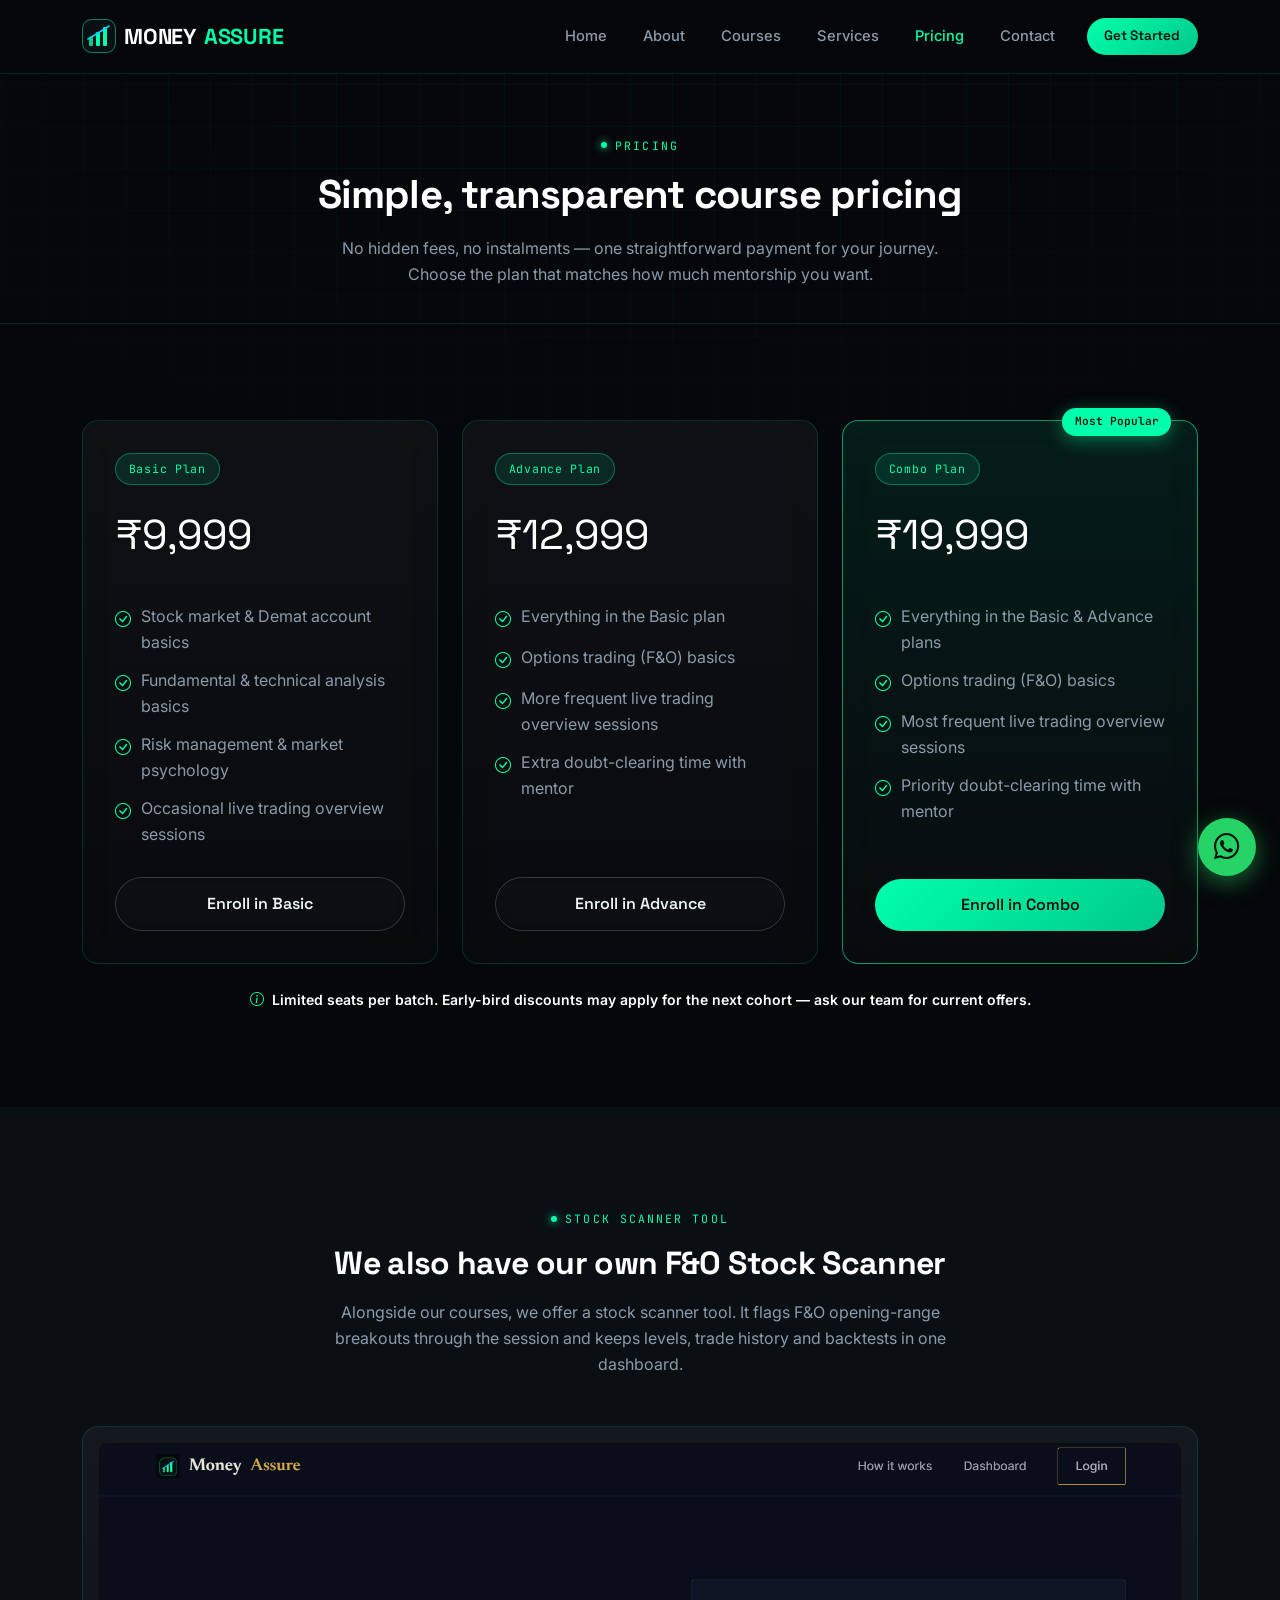
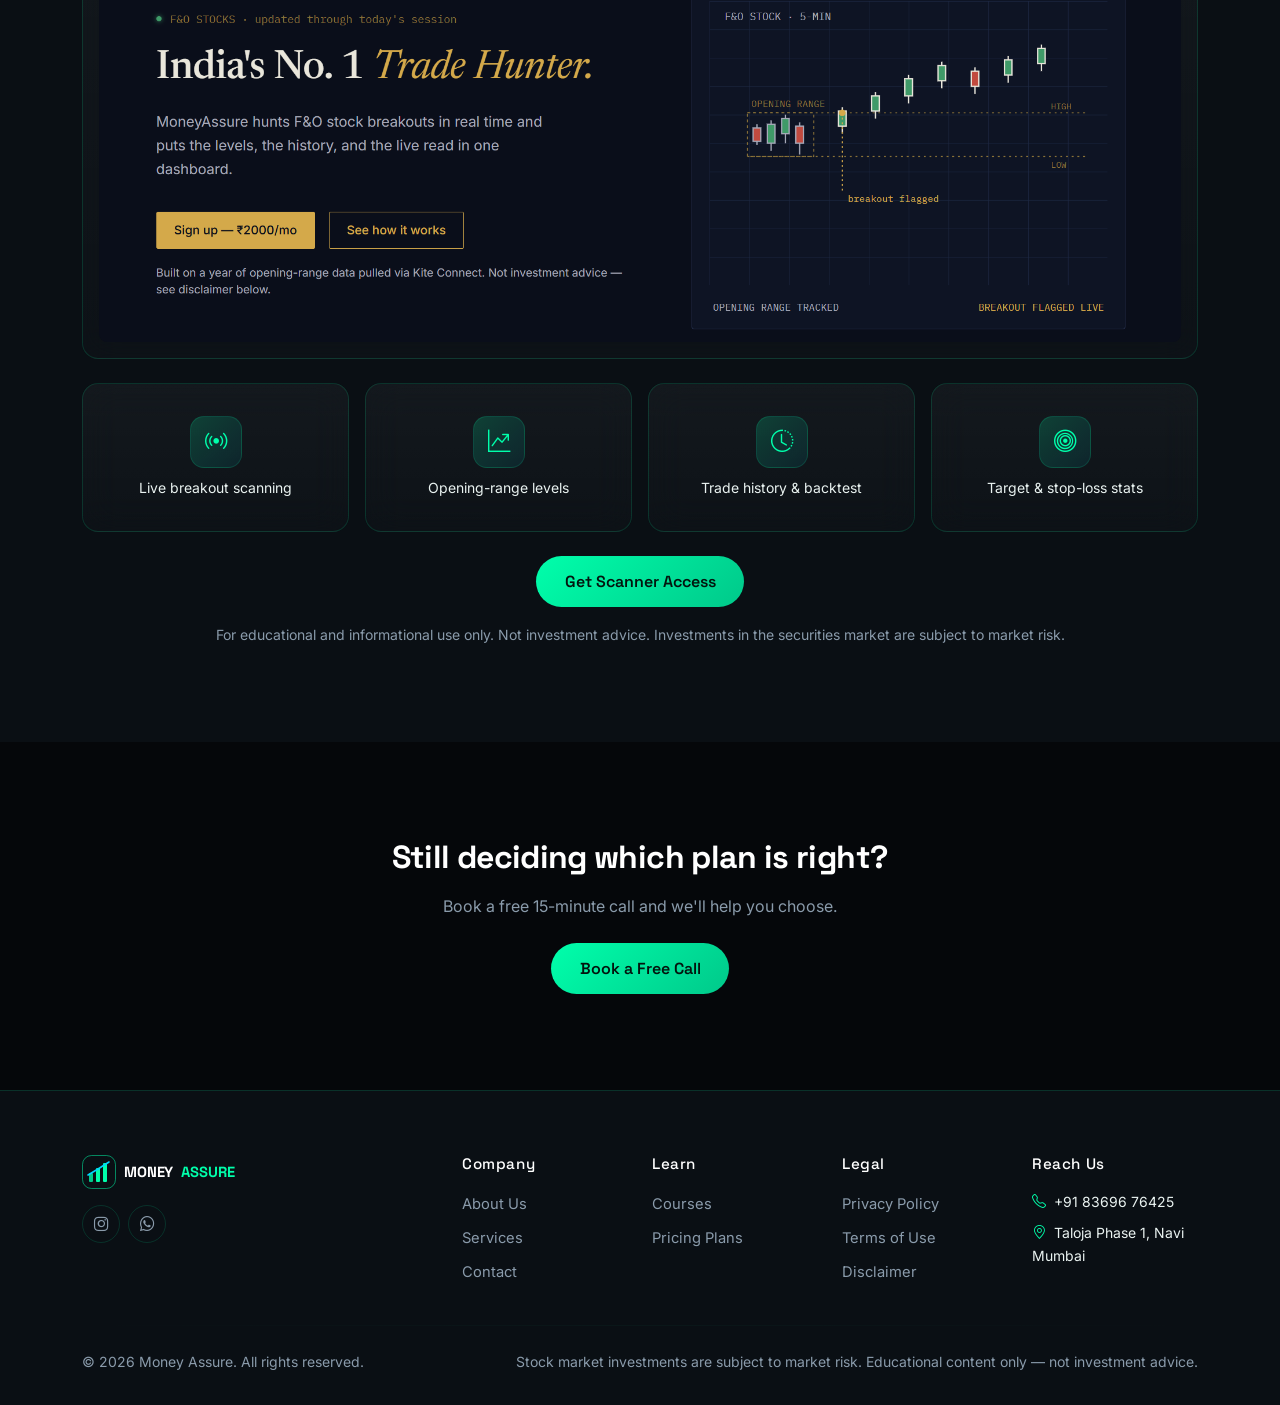
<file: pricing.html>
<!DOCTYPE html>
<html lang="en">
<head>
<meta charset="UTF-8">
<meta name="viewport" content="width=device-width, initial-scale=1.0">
<title>Pricing Plans | Money Assure</title>
<meta name="description" content="Compare Money Assure's stock market course pricing plans: Basic, Advance and Combo.">
<link rel="icon" href="data:image/svg+xml,<svg xmlns=%22http://www.w3.org/2000/svg%22 viewBox=%220 0 34 34%22><rect width=%2234%22 height=%2234%22 rx=%229%22 fill=%22%230a0f14%22/><rect x=%227%22 y=%2218%22 width=%224%22 height=%229%22 rx=%221%22 fill=%22%2300c98a%22/><rect x=%2214%22 y=%2213%22 width=%224%22 height=%2214%22 rx=%221%22 fill=%22%2300ffab%22/><rect x=%2221%22 y=%228%22 width=%224%22 height=%2219%22 rx=%221%22 fill=%22%2300ffab%22/></svg>">
<link href="https://cdn.jsdelivr.net/npm/bootstrap@5.3.3/dist/css/bootstrap.min.css" rel="stylesheet">
<link href="https://cdn.jsdelivr.net/npm/bootstrap-icons@1.11.3/font/bootstrap-icons.css" rel="stylesheet">
<link href="css/style.css" rel="stylesheet">
</head>
<body>

<nav class="navbar navbar-expand-lg navbar-ma">
  <div class="container">
    <a class="navbar-brand navbar-brand-ma d-flex align-items-center gap-2" href="index.html">
      <svg width="34" height="34" viewBox="0 0 34 34" xmlns="http://www.w3.org/2000/svg" aria-hidden="true">
  <rect x="0.5" y="0.5" width="33" height="33" rx="9" fill="#0a0f14" stroke="#00ffab" stroke-opacity=".5"/>
  <rect x="7"  y="18" width="4" height="9"  rx="1" fill="#00c98a"/>
  <rect x="14" y="13" width="4" height="14" rx="1" fill="#00ffab"/>
  <rect x="21" y="8"  width="4" height="19" rx="1" fill="#00ffab"/>
  <path d="M6 20 L16 14 L27 7" stroke="#00d4ff" stroke-width="1.6" fill="none" stroke-linecap="round"/>
</svg>
      MONEY<span>ASSURE</span>
    </a>
    <button class="navbar-toggler" type="button" data-bs-toggle="collapse" data-bs-target="#maNav">
      <span class="navbar-toggler-icon"></span>
    </button>
    <div class="collapse navbar-collapse justify-content-end" id="maNav">
      <ul class="navbar-nav align-items-lg-center gap-lg-1">
      <li class="nav-item"><a class="nav-link nav-link-ma" href="index.html">Home</a></li>
      <li class="nav-item"><a class="nav-link nav-link-ma" href="about.html">About</a></li>
      <li class="nav-item"><a class="nav-link nav-link-ma" href="courses.html">Courses</a></li>
      <li class="nav-item"><a class="nav-link nav-link-ma" href="services.html">Services</a></li>
      <li class="nav-item"><a class="nav-link nav-link-ma active" href="pricing.html">Pricing</a></li>
      <li class="nav-item"><a class="nav-link nav-link-ma" href="contact.html">Contact</a></li>
      </ul>
      <a href="contact.html" class="btn btn-neon btn-sm-pill ms-lg-3 mt-3 mt-lg-0">Get Started</a>
    </div>
  </div>
</nav>


<header class="page-head text-center">
  <div class="container">
    <div class="eyebrow justify-content-center mb-3">Pricing</div>
    <h1 class="mb-3">Simple, transparent course pricing</h1>
    <p class="text-lo mx-auto mb-0" style="max-width:600px;">No hidden fees, no instalments &mdash; one
    straightforward payment for your journey. Choose the plan that matches how much mentorship you
    want.</p>
  </div>
</header>

<section class="section">
  <div class="container">
    <div class="row g-4 justify-content-center">

      <div class="col-md-6 col-lg-4 reveal">
        <div class="glass glass-card price-card h-100 d-flex flex-column">
          <span class="badge-neon align-self-start mb-3">Basic Plan</span>
          <div class="price mb-1"><span>&#8377;9,999</span></div>
          <div class="text-lo small mb-4 price-suffix"></div>
          <ul class="check-list list-unstyled mb-4 flex-grow-1">
            <li><i class="bi bi-check-circle"></i>Stock market &amp; Demat account basics</li>
            <li><i class="bi bi-check-circle"></i>Fundamental &amp; technical analysis basics</li>
            <li><i class="bi bi-check-circle"></i>Risk management &amp; market psychology</li>
            <li><i class="bi bi-check-circle"></i>Occasional live trading overview sessions</li>
          </ul>
          <a href="contact.html" class="btn btn-ghost w-100">Enroll in Basic</a>
        </div>
      </div>

      <div class="col-md-6 col-lg-4 reveal">
        <div class="glass glass-card price-card h-100 d-flex flex-column">
          <span class="badge-neon align-self-start mb-3">Advance Plan</span>
          <div class="price mb-1"><span>&#8377;12,999</span></div>
          <div class="text-lo small mb-4 price-suffix"></div>
          <ul class="check-list list-unstyled mb-4 flex-grow-1">
            <li><i class="bi bi-check-circle"></i>Everything in the Basic plan</li>
            <li><i class="bi bi-check-circle"></i>Options trading (F&amp;O) basics</li>
            <li><i class="bi bi-check-circle"></i>More frequent live trading overview sessions</li>
            <li><i class="bi bi-check-circle"></i>Extra doubt-clearing time with mentor</li>
          </ul>
          <a href="contact.html" class="btn btn-ghost w-100">Enroll in Advance</a>
        </div>
      </div>

      <div class="col-md-6 col-lg-4 reveal">
        <div class="glass glass-card price-card featured h-100 d-flex flex-column">
          <span class="ribbon">Most Popular</span>
          <span class="badge-neon align-self-start mb-3">Combo Plan</span>
          <div class="price mb-1"><span>&#8377;19,999</span></div>
          <div class="text-lo small mb-4 price-suffix"></div>
          <ul class="check-list list-unstyled mb-4 flex-grow-1">
            <li><i class="bi bi-check-circle"></i>Everything in the Basic &amp; Advance plans</li>
            <li><i class="bi bi-check-circle"></i>Options trading (F&amp;O) basics</li>
            <li><i class="bi bi-check-circle"></i>Most frequent live trading overview sessions</li>
            <li><i class="bi bi-check-circle"></i>Priority doubt-clearing time with mentor</li>
          </ul>
          <a href="contact.html" class="btn btn-neon w-100">Enroll in Combo</a>
        </div>
      </div>

    </div>

    <div class="text-center text-lo small mt-4 reveal">
      <i class="bi bi-info-circle text-neon me-1"></i>
      <strong class="text-white fw-semibold">Limited seats per batch. Early-bird discounts may apply for the next cohort &mdash; ask our team for
      current offers.</strong>
    </div>
  </div>
</section>

<section class="section" style="background:var(--bg-panel);">
  <div class="container">
    <div class="text-center mb-5 reveal">
      <div class="eyebrow justify-content-center mb-3">Stock Scanner Tool</div>
      <h2 class="mb-3">We also have our own F&amp;O Stock Scanner</h2>
      <p class="text-lo mx-auto" style="max-width:640px;">Alongside our courses, we offer a stock scanner tool.
      It flags F&amp;O opening-range breakouts through the session and keeps levels, trade history and
      backtests in one dashboard.</p>
    </div>
    <div class="glass p-2 p-md-3 mb-4 reveal" style="overflow-x:auto;">
      <img src="img/scanner-dashboard.png" alt="Money Assure stock scanner dashboard" class="d-block mx-auto rounded-3" style="width:100%;min-width:640px;height:auto;" loading="lazy">
    </div>
    <div class="row g-3 mb-4 justify-content-center">
      <div class="col-6 col-md-3 reveal"><div class="glass glass-card h-100 text-center"><div class="icon-tile mx-auto mb-2"><i class="bi bi-broadcast"></i></div><div class="small">Live breakout scanning</div></div></div>
      <div class="col-6 col-md-3 reveal"><div class="glass glass-card h-100 text-center"><div class="icon-tile mx-auto mb-2"><i class="bi bi-graph-up-arrow"></i></div><div class="small">Opening-range levels</div></div></div>
      <div class="col-6 col-md-3 reveal"><div class="glass glass-card h-100 text-center"><div class="icon-tile mx-auto mb-2"><i class="bi bi-clock-history"></i></div><div class="small">Trade history &amp; backtest</div></div></div>
      <div class="col-6 col-md-3 reveal"><div class="glass glass-card h-100 text-center"><div class="icon-tile mx-auto mb-2"><i class="bi bi-bullseye"></i></div><div class="small">Target &amp; stop-loss stats</div></div></div>
    </div>
    <div class="text-center reveal">
      <a href="https://app.moneyassure.org/" class="btn btn-neon" target="_blank" rel="noopener">Get Scanner Access</a>
      <p class="text-lo small mt-3 mb-0">For educational and informational use only. Not investment advice. Investments in the securities market are subject to market risk.</p>
    </div>
  </div>
</section>

<section class="section text-center reveal">
  <div class="container">
    <h2 class="mb-3">Still deciding which plan is right?</h2>
    <p class="text-lo mb-4">Book a free 15-minute call and we'll help you choose.</p>
    <a href="contact.html" class="btn btn-neon">Book a Free Call</a>
  </div>
</section>

<footer class="footer-ma">
  <div class="container">
    <div class="row g-4">
      <div class="col-lg-4">
        <a class="navbar-brand-ma d-inline-flex align-items-center gap-2 mb-3" href="index.html">
          <svg width="34" height="34" viewBox="0 0 34 34" xmlns="http://www.w3.org/2000/svg" aria-hidden="true">
  <rect x="0.5" y="0.5" width="33" height="33" rx="9" fill="#0a0f14" stroke="#00ffab" stroke-opacity=".5"/>
  <rect x="7"  y="18" width="4" height="9"  rx="1" fill="#00c98a"/>
  <rect x="14" y="13" width="4" height="14" rx="1" fill="#00ffab"/>
  <rect x="21" y="8"  width="4" height="19" rx="1" fill="#00ffab"/>
  <path d="M6 20 L16 14 L27 7" stroke="#00d4ff" stroke-width="1.6" fill="none" stroke-linecap="round"/>
</svg>
          MONEY<span style="color:var(--neon)">ASSURE</span>
        </a>
        <div class="d-flex gap-2">
          <a href="https://instagram.com/moneyassure_trades" target="_blank" rel="noopener" class="social-dot"><i class="bi bi-instagram"></i></a>
          <a href="https://wa.me/918369676425" target="_blank" rel="noopener" class="social-dot"><i class="bi bi-whatsapp"></i></a>
        </div>
      </div>
      <div class="col-lg-2 col-6">
        <h6 class="mb-3">Company</h6>
        <ul class="list-unstyled d-flex flex-column gap-2">
          <li><a href="about.html">About Us</a></li>
          <li><a href="services.html">Services</a></li>
          <li><a href="contact.html">Contact</a></li>
        </ul>
      </div>
      <div class="col-lg-2 col-6">
        <h6 class="mb-3">Learn</h6>
        <ul class="list-unstyled d-flex flex-column gap-2">
          <li><a href="courses.html">Courses</a></li>
          <li><a href="pricing.html">Pricing Plans</a></li>
        </ul>
      </div>
      <div class="col-lg-2 col-6">
        <h6 class="mb-3">Legal</h6>
        <ul class="list-unstyled d-flex flex-column gap-2">
          <li><a href="privacy.html">Privacy Policy</a></li>
          <li><a href="terms.html">Terms of Use</a></li>
          <li><a href="disclaimer.html">Disclaimer</a></li>
        </ul>
      </div>
      <div class="col-lg-2 col-6">
        <h6 class="mb-3">Reach Us</h6>
        <ul class="list-unstyled d-flex flex-column gap-2 small">
          <li><i class="bi bi-telephone me-1 text-neon"></i> +91 83696 76425</li>
          <li><i class="bi bi-geo-alt me-1 text-neon"></i> Taloja Phase 1, Navi Mumbai</li>
        </ul>
      </div>
    </div>
    <hr class="divider-ma my-4">
    <div class="d-flex flex-column flex-md-row justify-content-between align-items-center gap-2">
      <p class="small text-lo mb-0">&copy; <span id="yr"></span> Money Assure. All rights reserved.</p>
      <p class="small text-lo mb-0">Stock market investments are subject to market risk. Educational content only &mdash; not investment advice.</p>
    </div>
  </div>
</footer>

<a href="https://wa.me/918369676425?text=Hi%20Money%20Assure%2C%20I%27d%20like%20to%20know%20more%20about%20your%20stock%20market%20courses."
   class="wa-float" target="_blank" rel="noopener" aria-label="Chat on WhatsApp">
  <i class="bi bi-whatsapp"></i>
</a>

<script src="https://cdn.jsdelivr.net/npm/bootstrap@5.3.3/dist/js/bootstrap.bundle.min.js"></script>
<script src="js/script.js"></script>
<script>document.getElementById('yr').textContent = new Date().getFullYear();</script>
</body>
</html>
</file>
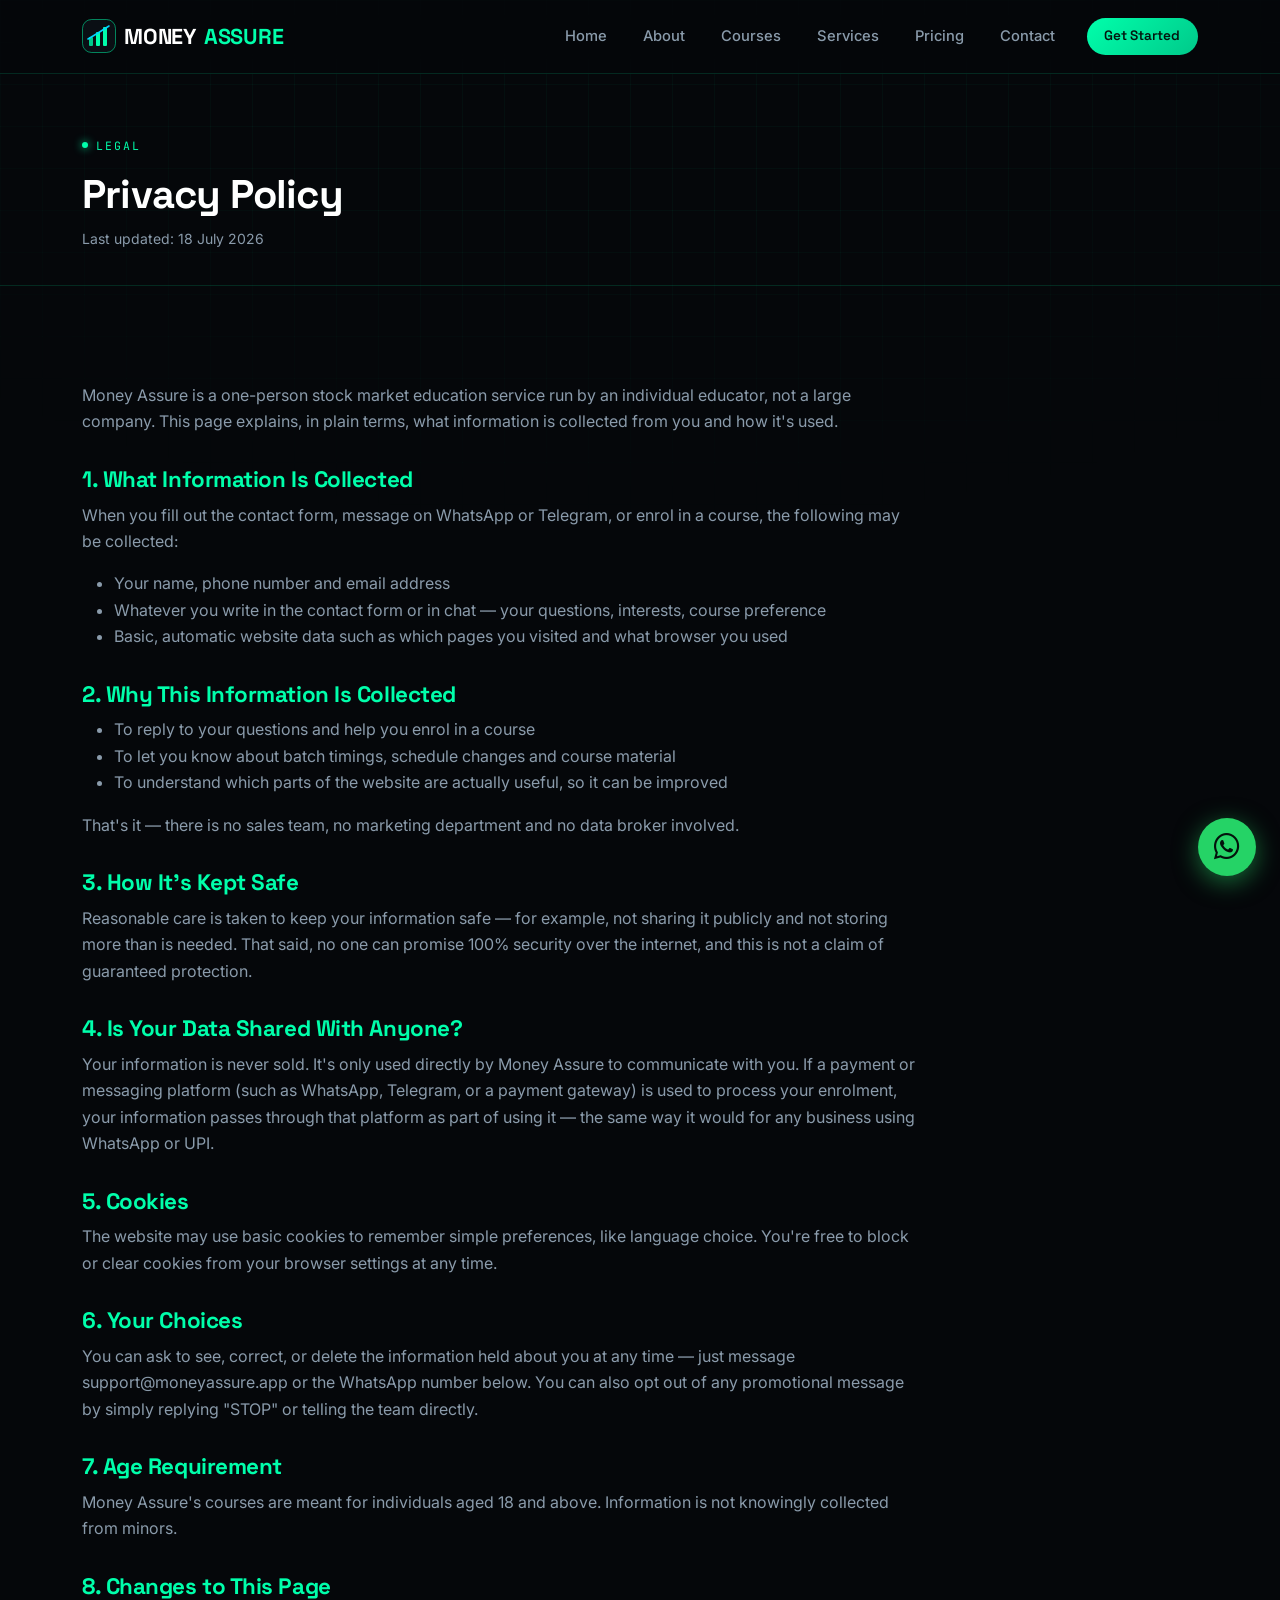
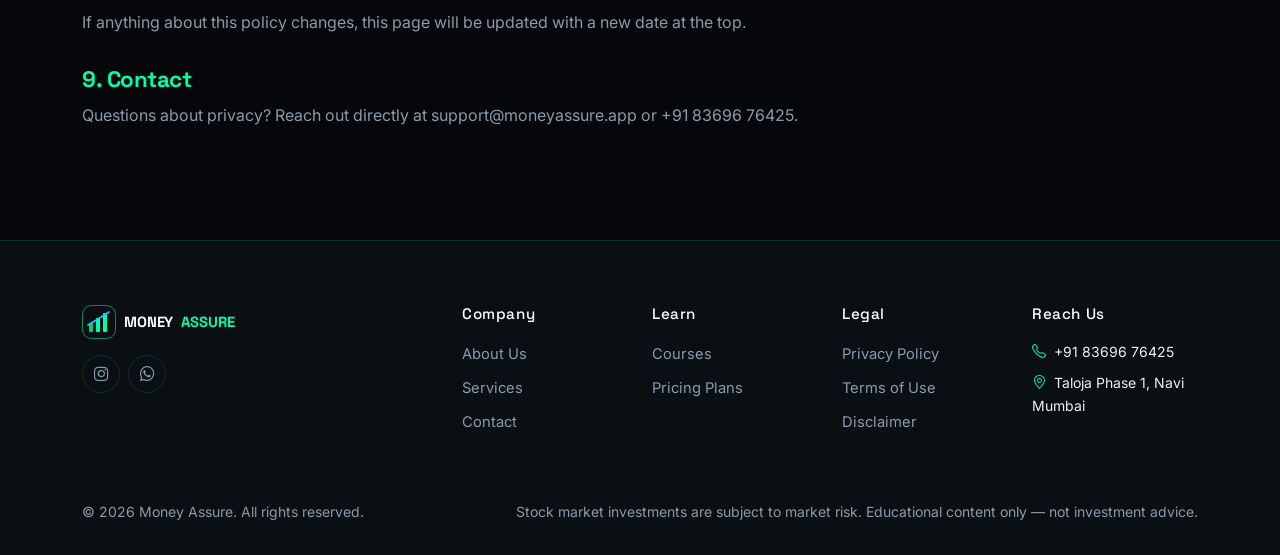
<file: privacy.html>
<!DOCTYPE html>
<html lang="en">
<head>
<meta charset="UTF-8">
<meta name="viewport" content="width=device-width, initial-scale=1.0">
<title>Privacy Policy | Money Assure</title>
<meta name="description" content="Read Money Assure's Privacy Policy to understand how we collect, use and protect your personal information.">
<link rel="icon" href="data:image/svg+xml,<svg xmlns=%22http://www.w3.org/2000/svg%22 viewBox=%220 0 34 34%22><rect width=%2234%22 height=%2234%22 rx=%229%22 fill=%22%230a0f14%22/><rect x=%227%22 y=%2218%22 width=%224%22 height=%229%22 rx=%221%22 fill=%22%2300c98a%22/><rect x=%2214%22 y=%2213%22 width=%224%22 height=%2214%22 rx=%221%22 fill=%22%2300ffab%22/><rect x=%2221%22 y=%228%22 width=%224%22 height=%2219%22 rx=%221%22 fill=%22%2300ffab%22/></svg>">
<link href="https://cdn.jsdelivr.net/npm/bootstrap@5.3.3/dist/css/bootstrap.min.css" rel="stylesheet">
<link href="https://cdn.jsdelivr.net/npm/bootstrap-icons@1.11.3/font/bootstrap-icons.css" rel="stylesheet">
<link href="css/style.css" rel="stylesheet">
</head>
<body>

<nav class="navbar navbar-expand-lg navbar-ma">
  <div class="container">
    <a class="navbar-brand navbar-brand-ma d-flex align-items-center gap-2" href="index.html">
      <svg width="34" height="34" viewBox="0 0 34 34" xmlns="http://www.w3.org/2000/svg" aria-hidden="true">
  <rect x="0.5" y="0.5" width="33" height="33" rx="9" fill="#0a0f14" stroke="#00ffab" stroke-opacity=".5"/>
  <rect x="7"  y="18" width="4" height="9"  rx="1" fill="#00c98a"/>
  <rect x="14" y="13" width="4" height="14" rx="1" fill="#00ffab"/>
  <rect x="21" y="8"  width="4" height="19" rx="1" fill="#00ffab"/>
  <path d="M6 20 L16 14 L27 7" stroke="#00d4ff" stroke-width="1.6" fill="none" stroke-linecap="round"/>
</svg>
      MONEY<span>ASSURE</span>
    </a>
    <button class="navbar-toggler" type="button" data-bs-toggle="collapse" data-bs-target="#maNav">
      <span class="navbar-toggler-icon"></span>
    </button>
    <div class="collapse navbar-collapse justify-content-end" id="maNav">
      <ul class="navbar-nav align-items-lg-center gap-lg-1">
      <li class="nav-item"><a class="nav-link nav-link-ma" href="index.html">Home</a></li>
      <li class="nav-item"><a class="nav-link nav-link-ma" href="about.html">About</a></li>
      <li class="nav-item"><a class="nav-link nav-link-ma" href="courses.html">Courses</a></li>
      <li class="nav-item"><a class="nav-link nav-link-ma" href="services.html">Services</a></li>
      <li class="nav-item"><a class="nav-link nav-link-ma" href="pricing.html">Pricing</a></li>
      <li class="nav-item"><a class="nav-link nav-link-ma" href="contact.html">Contact</a></li>
      </ul>
      <a href="contact.html" class="btn btn-neon btn-sm-pill ms-lg-3 mt-3 mt-lg-0">Get Started</a>
    </div>
  </div>
</nav>


<header class="page-head">
  <div class="container">
    <div class="eyebrow mb-3">Legal</div>
    <h1 class="mb-2">Privacy Policy</h1>
    <p class="text-lo mb-0 small">Last updated: 18 July 2026</p>
  </div>
</header>

<section class="section">
  <div class="container">
    <div class="legal-body reveal">
      
<p>Money Assure is a one-person stock market education service run by an individual educator, not a large
company. This page explains, in plain terms, what information is collected from you and how it's used.</p>

<h2>1. What Information Is Collected</h2>
<p>When you fill out the contact form, message on WhatsApp or Telegram, or enrol in a course, the following
may be collected:</p>
<ul>
  <li>Your name, phone number and email address</li>
  <li>Whatever you write in the contact form or in chat &mdash; your questions, interests, course preference</li>
  <li>Basic, automatic website data such as which pages you visited and what browser you used</li>
</ul>

<h2>2. Why This Information Is Collected</h2>
<ul>
  <li>To reply to your questions and help you enrol in a course</li>
  <li>To let you know about batch timings, schedule changes and course material</li>
  <li>To understand which parts of the website are actually useful, so it can be improved</li>
</ul>
<p>That's it &mdash; there is no sales team, no marketing department and no data broker involved.</p>

<h2>3. How It's Kept Safe</h2>
<p>Reasonable care is taken to keep your information safe &mdash; for example, not sharing it publicly and not
storing more than is needed. That said, no one can promise 100% security over the internet, and this is not
a claim of guaranteed protection.</p>

<h2>4. Is Your Data Shared With Anyone?</h2>
<p>Your information is never sold. It's only used directly by Money Assure to communicate with you. If a
payment or messaging platform (such as WhatsApp, Telegram, or a payment gateway) is used to process your
enrolment, your information passes through that platform as part of using it &mdash; the same way it would
for any business using WhatsApp or UPI.</p>

<h2>5. Cookies</h2>
<p>The website may use basic cookies to remember simple preferences, like language choice. You're free to
block or clear cookies from your browser settings at any time.</p>

<h2>6. Your Choices</h2>
<p>You can ask to see, correct, or delete the information held about you at any time &mdash; just message
support@moneyassure.app or the WhatsApp number below. You can also opt out of any promotional message by
simply replying "STOP" or telling the team directly.</p>

<h2>7. Age Requirement</h2>
<p>Money Assure's courses are meant for individuals aged 18 and above. Information is not knowingly
collected from minors.</p>

<h2>8. Changes to This Page</h2>
<p>If anything about this policy changes, this page will be updated with a new date at the top.</p>

<h2>9. Contact</h2>
<p>Questions about privacy? Reach out directly at support@moneyassure.app or +91 83696 76425.</p>

    </div>
  </div>
</section>

<footer class="footer-ma">
  <div class="container">
    <div class="row g-4">
      <div class="col-lg-4">
        <a class="navbar-brand-ma d-inline-flex align-items-center gap-2 mb-3" href="index.html">
          <svg width="34" height="34" viewBox="0 0 34 34" xmlns="http://www.w3.org/2000/svg" aria-hidden="true">
  <rect x="0.5" y="0.5" width="33" height="33" rx="9" fill="#0a0f14" stroke="#00ffab" stroke-opacity=".5"/>
  <rect x="7"  y="18" width="4" height="9"  rx="1" fill="#00c98a"/>
  <rect x="14" y="13" width="4" height="14" rx="1" fill="#00ffab"/>
  <rect x="21" y="8"  width="4" height="19" rx="1" fill="#00ffab"/>
  <path d="M6 20 L16 14 L27 7" stroke="#00d4ff" stroke-width="1.6" fill="none" stroke-linecap="round"/>
</svg>
          MONEY<span style="color:var(--neon)">ASSURE</span>
        </a>
        <div class="d-flex gap-2">
          <a href="https://instagram.com/moneyassure_trades" target="_blank" rel="noopener" class="social-dot"><i class="bi bi-instagram"></i></a>
          <a href="https://wa.me/918369676425" target="_blank" rel="noopener" class="social-dot"><i class="bi bi-whatsapp"></i></a>
        </div>
      </div>
      <div class="col-lg-2 col-6">
        <h6 class="mb-3">Company</h6>
        <ul class="list-unstyled d-flex flex-column gap-2">
          <li><a href="about.html">About Us</a></li>
          <li><a href="services.html">Services</a></li>
          <li><a href="contact.html">Contact</a></li>
        </ul>
      </div>
      <div class="col-lg-2 col-6">
        <h6 class="mb-3">Learn</h6>
        <ul class="list-unstyled d-flex flex-column gap-2">
          <li><a href="courses.html">Courses</a></li>
          <li><a href="pricing.html">Pricing Plans</a></li>
        </ul>
      </div>
      <div class="col-lg-2 col-6">
        <h6 class="mb-3">Legal</h6>
        <ul class="list-unstyled d-flex flex-column gap-2">
          <li><a href="privacy.html">Privacy Policy</a></li>
          <li><a href="terms.html">Terms of Use</a></li>
          <li><a href="disclaimer.html">Disclaimer</a></li>
        </ul>
      </div>
      <div class="col-lg-2 col-6">
        <h6 class="mb-3">Reach Us</h6>
        <ul class="list-unstyled d-flex flex-column gap-2 small">
          <li><i class="bi bi-telephone me-1 text-neon"></i> +91 83696 76425</li>
          <li><i class="bi bi-geo-alt me-1 text-neon"></i> Taloja Phase 1, Navi Mumbai</li>
        </ul>
      </div>
    </div>
    <hr class="divider-ma my-4">
    <div class="d-flex flex-column flex-md-row justify-content-between align-items-center gap-2">
      <p class="small text-lo mb-0">&copy; <span id="yr"></span> Money Assure. All rights reserved.</p>
      <p class="small text-lo mb-0">Stock market investments are subject to market risk. Educational content only &mdash; not investment advice.</p>
    </div>
  </div>
</footer>

<a href="https://wa.me/918369676425?text=Hi%20Money%20Assure%2C%20I%27d%20like%20to%20know%20more%20about%20your%20stock%20market%20courses."
   class="wa-float" target="_blank" rel="noopener" aria-label="Chat on WhatsApp">
  <i class="bi bi-whatsapp"></i>
</a>

<script src="https://cdn.jsdelivr.net/npm/bootstrap@5.3.3/dist/js/bootstrap.bundle.min.js"></script>
<script src="js/script.js"></script>
<script>document.getElementById('yr').textContent = new Date().getFullYear();</script>
</body>
</html>
</file>
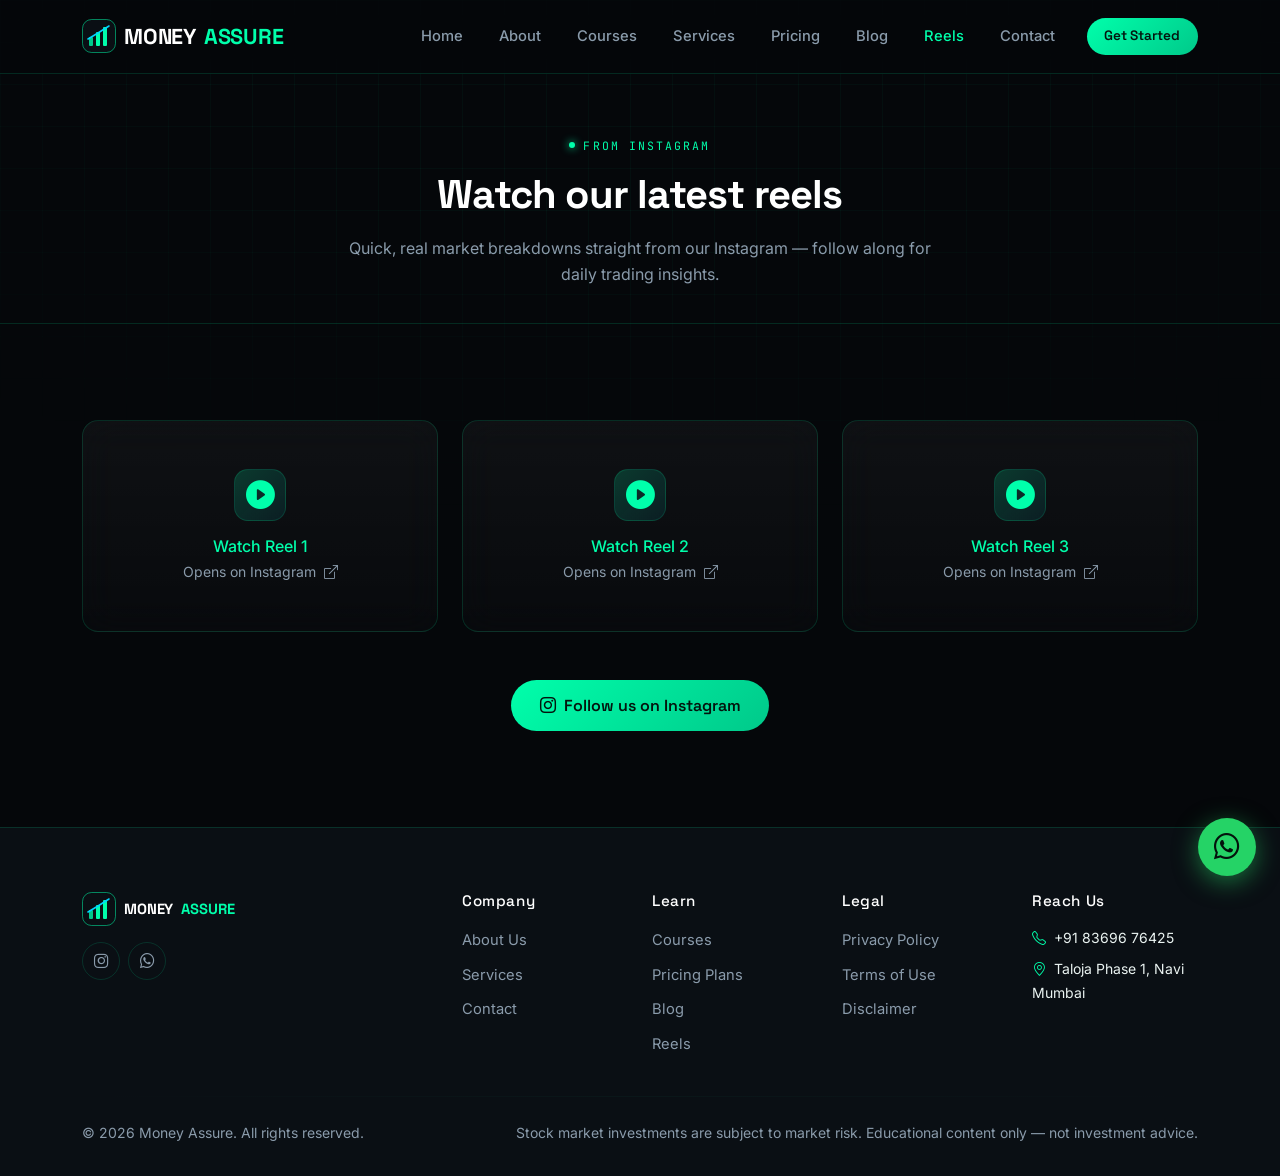
<file: reels.html>
<!DOCTYPE html>
<html lang="en">
<head>
<meta charset="UTF-8">
<meta name="viewport" content="width=device-width, initial-scale=1.0">
<title>Reels | Money Assure</title>
<meta name="description" content="Watch Money Assure's latest Instagram reels on stock market trading and options.">
<link rel="icon" href="data:image/svg+xml,<svg xmlns=%22http://www.w3.org/2000/svg%22 viewBox=%220 0 34 34%22><rect width=%2234%22 height=%2234%22 rx=%229%22 fill=%22%230a0f14%22/><rect x=%227%22 y=%2218%22 width=%224%22 height=%229%22 rx=%221%22 fill=%22%2300c98a%22/><rect x=%2214%22 y=%2213%22 width=%224%22 height=%2214%22 rx=%221%22 fill=%22%2300ffab%22/><rect x=%2221%22 y=%228%22 width=%224%22 height=%2219%22 rx=%221%22 fill=%22%2300ffab%22/></svg>">
<link href="https://cdn.jsdelivr.net/npm/bootstrap@5.3.3/dist/css/bootstrap.min.css" rel="stylesheet">
<link href="https://cdn.jsdelivr.net/npm/bootstrap-icons@1.11.3/font/bootstrap-icons.css" rel="stylesheet">
<link href="css/style.css" rel="stylesheet">
</head>
<body>

<nav class="navbar navbar-expand-lg navbar-ma">
  <div class="container">
    <a class="navbar-brand navbar-brand-ma d-flex align-items-center gap-2" href="index.html">
      <svg width="34" height="34" viewBox="0 0 34 34" xmlns="http://www.w3.org/2000/svg" aria-hidden="true">
  <rect x="0.5" y="0.5" width="33" height="33" rx="9" fill="#0a0f14" stroke="#00ffab" stroke-opacity=".5"/>
  <rect x="7"  y="18" width="4" height="9"  rx="1" fill="#00c98a"/>
  <rect x="14" y="13" width="4" height="14" rx="1" fill="#00ffab"/>
  <rect x="21" y="8"  width="4" height="19" rx="1" fill="#00ffab"/>
  <path d="M6 20 L16 14 L27 7" stroke="#00d4ff" stroke-width="1.6" fill="none" stroke-linecap="round"/>
</svg>
      MONEY<span>ASSURE</span>
    </a>
    <button class="navbar-toggler" type="button" data-bs-toggle="collapse" data-bs-target="#maNav">
      <span class="navbar-toggler-icon"></span>
    </button>
    <div class="collapse navbar-collapse justify-content-end" id="maNav">
      <ul class="navbar-nav align-items-lg-center gap-lg-1">
      <li class="nav-item"><a class="nav-link nav-link-ma" href="index.html">Home</a></li>
      <li class="nav-item"><a class="nav-link nav-link-ma" href="about.html">About</a></li>
      <li class="nav-item"><a class="nav-link nav-link-ma" href="courses.html">Courses</a></li>
      <li class="nav-item"><a class="nav-link nav-link-ma" href="services.html">Services</a></li>
      <li class="nav-item"><a class="nav-link nav-link-ma" href="pricing.html">Pricing</a></li>
      <li class="nav-item"><a class="nav-link nav-link-ma" href="blog.html">Blog</a></li>
      <li class="nav-item"><a class="nav-link nav-link-ma active" href="reels.html">Reels</a></li>
      <li class="nav-item"><a class="nav-link nav-link-ma" href="contact.html">Contact</a></li>
      </ul>
      <a href="contact.html" class="btn btn-neon btn-sm-pill ms-lg-3 mt-3 mt-lg-0">Get Started</a>
    </div>
  </div>
</nav>


<header class="page-head text-center">
  <div class="container">
    <div class="eyebrow justify-content-center mb-3">From Instagram</div>
    <h1 class="mb-3">Watch our latest reels</h1>
    <p class="text-lo mx-auto mb-0" style="max-width:600px;">Quick, real market breakdowns straight from our
    Instagram &mdash; follow along for daily trading insights.</p>
  </div>
</header>

<section class="section">
  <div class="container">
    <div class="row g-4 justify-content-center">

      <div class="col-md-6 col-lg-4 reveal">
        <a href="https://www.instagram.com/reel/DaupCypIHSp/" target="_blank" rel="noopener" class="text-decoration-none">
          <div class="glass glass-card h-100 text-center py-5">
            <div class="icon-tile mx-auto mb-3" style="font-size:1.8rem;"><i class="bi bi-play-circle-fill"></i></div>
            <h6 class="mb-1">Watch Reel 1</h6>
            <p class="text-lo small mb-0">Opens on Instagram <i class="bi bi-box-arrow-up-right ms-1"></i></p>
          </div>
        </a>
      </div>

      <div class="col-md-6 col-lg-4 reveal">
        <a href="https://www.instagram.com/reel/DapyDymMwgw/" target="_blank" rel="noopener" class="text-decoration-none">
          <div class="glass glass-card h-100 text-center py-5">
            <div class="icon-tile mx-auto mb-3" style="font-size:1.8rem;"><i class="bi bi-play-circle-fill"></i></div>
            <h6 class="mb-1">Watch Reel 2</h6>
            <p class="text-lo small mb-0">Opens on Instagram <i class="bi bi-box-arrow-up-right ms-1"></i></p>
          </div>
        </a>
      </div>

      <div class="col-md-6 col-lg-4 reveal">
        <a href="https://www.instagram.com/reel/DapvZfcNv88/" target="_blank" rel="noopener" class="text-decoration-none">
          <div class="glass glass-card h-100 text-center py-5">
            <div class="icon-tile mx-auto mb-3" style="font-size:1.8rem;"><i class="bi bi-play-circle-fill"></i></div>
            <h6 class="mb-1">Watch Reel 3</h6>
            <p class="text-lo small mb-0">Opens on Instagram <i class="bi bi-box-arrow-up-right ms-1"></i></p>
          </div>
        </a>
      </div>

    </div>

    <div class="text-center mt-5 reveal">
      <a href="https://www.instagram.com/moneyassure_trades/" target="_blank" rel="noopener" class="btn btn-neon">
        <i class="bi bi-instagram me-1"></i> Follow us on Instagram
      </a>
    </div>
  </div>
</section>

<footer class="footer-ma">
  <div class="container">
    <div class="row g-4">
      <div class="col-lg-4">
        <a class="navbar-brand-ma d-inline-flex align-items-center gap-2 mb-3" href="index.html">
          <svg width="34" height="34" viewBox="0 0 34 34" xmlns="http://www.w3.org/2000/svg" aria-hidden="true">
  <rect x="0.5" y="0.5" width="33" height="33" rx="9" fill="#0a0f14" stroke="#00ffab" stroke-opacity=".5"/>
  <rect x="7"  y="18" width="4" height="9"  rx="1" fill="#00c98a"/>
  <rect x="14" y="13" width="4" height="14" rx="1" fill="#00ffab"/>
  <rect x="21" y="8"  width="4" height="19" rx="1" fill="#00ffab"/>
  <path d="M6 20 L16 14 L27 7" stroke="#00d4ff" stroke-width="1.6" fill="none" stroke-linecap="round"/>
</svg>
          MONEY<span style="color:var(--neon)">ASSURE</span>
        </a>
        <div class="d-flex gap-2">
          <a href="https://instagram.com/moneyassure_trades" target="_blank" rel="noopener" class="social-dot"><i class="bi bi-instagram"></i></a>
          <a href="https://wa.me/918369676425" target="_blank" rel="noopener" class="social-dot"><i class="bi bi-whatsapp"></i></a>
        </div>
      </div>
      <div class="col-lg-2 col-6">
        <h6 class="mb-3">Company</h6>
        <ul class="list-unstyled d-flex flex-column gap-2">
          <li><a href="about.html">About Us</a></li>
          <li><a href="services.html">Services</a></li>
          <li><a href="contact.html">Contact</a></li>
        </ul>
      </div>
      <div class="col-lg-2 col-6">
        <h6 class="mb-3">Learn</h6>
        <ul class="list-unstyled d-flex flex-column gap-2">
          <li><a href="courses.html">Courses</a></li>
          <li><a href="pricing.html">Pricing Plans</a></li>
          <li><a href="blog.html">Blog</a></li>
          <li><a href="reels.html">Reels</a></li>
        </ul>
      </div>
      <div class="col-lg-2 col-6">
        <h6 class="mb-3">Legal</h6>
        <ul class="list-unstyled d-flex flex-column gap-2">
          <li><a href="privacy.html">Privacy Policy</a></li>
          <li><a href="terms.html">Terms of Use</a></li>
          <li><a href="disclaimer.html">Disclaimer</a></li>
        </ul>
      </div>
      <div class="col-lg-2 col-6">
        <h6 class="mb-3">Reach Us</h6>
        <ul class="list-unstyled d-flex flex-column gap-2 small">
          <li><i class="bi bi-telephone me-1 text-neon"></i> +91 83696 76425</li>
          <li><i class="bi bi-geo-alt me-1 text-neon"></i> Taloja Phase 1, Navi Mumbai</li>
        </ul>
      </div>
    </div>
    <hr class="divider-ma my-4">
    <div class="d-flex flex-column flex-md-row justify-content-between align-items-center gap-2">
      <p class="small text-lo mb-0">&copy; <span id="yr"></span> Money Assure. All rights reserved.</p>
      <p class="small text-lo mb-0">Stock market investments are subject to market risk. Educational content only &mdash; not investment advice.</p>
    </div>
  </div>
</footer>

<a href="https://wa.me/918369676425?text=Hi%20Money%20Assure%2C%20I%27d%20like%20to%20know%20more%20about%20your%20stock%20market%20courses."
   class="wa-float" target="_blank" rel="noopener" aria-label="Chat on WhatsApp">
  <i class="bi bi-whatsapp"></i>
</a>

<script src="https://cdn.jsdelivr.net/npm/bootstrap@5.3.3/dist/js/bootstrap.bundle.min.js"></script>
<script src="js/script.js"></script>
<script>document.getElementById('yr').textContent = new Date().getFullYear();</script>
</body>
</html>
</file>
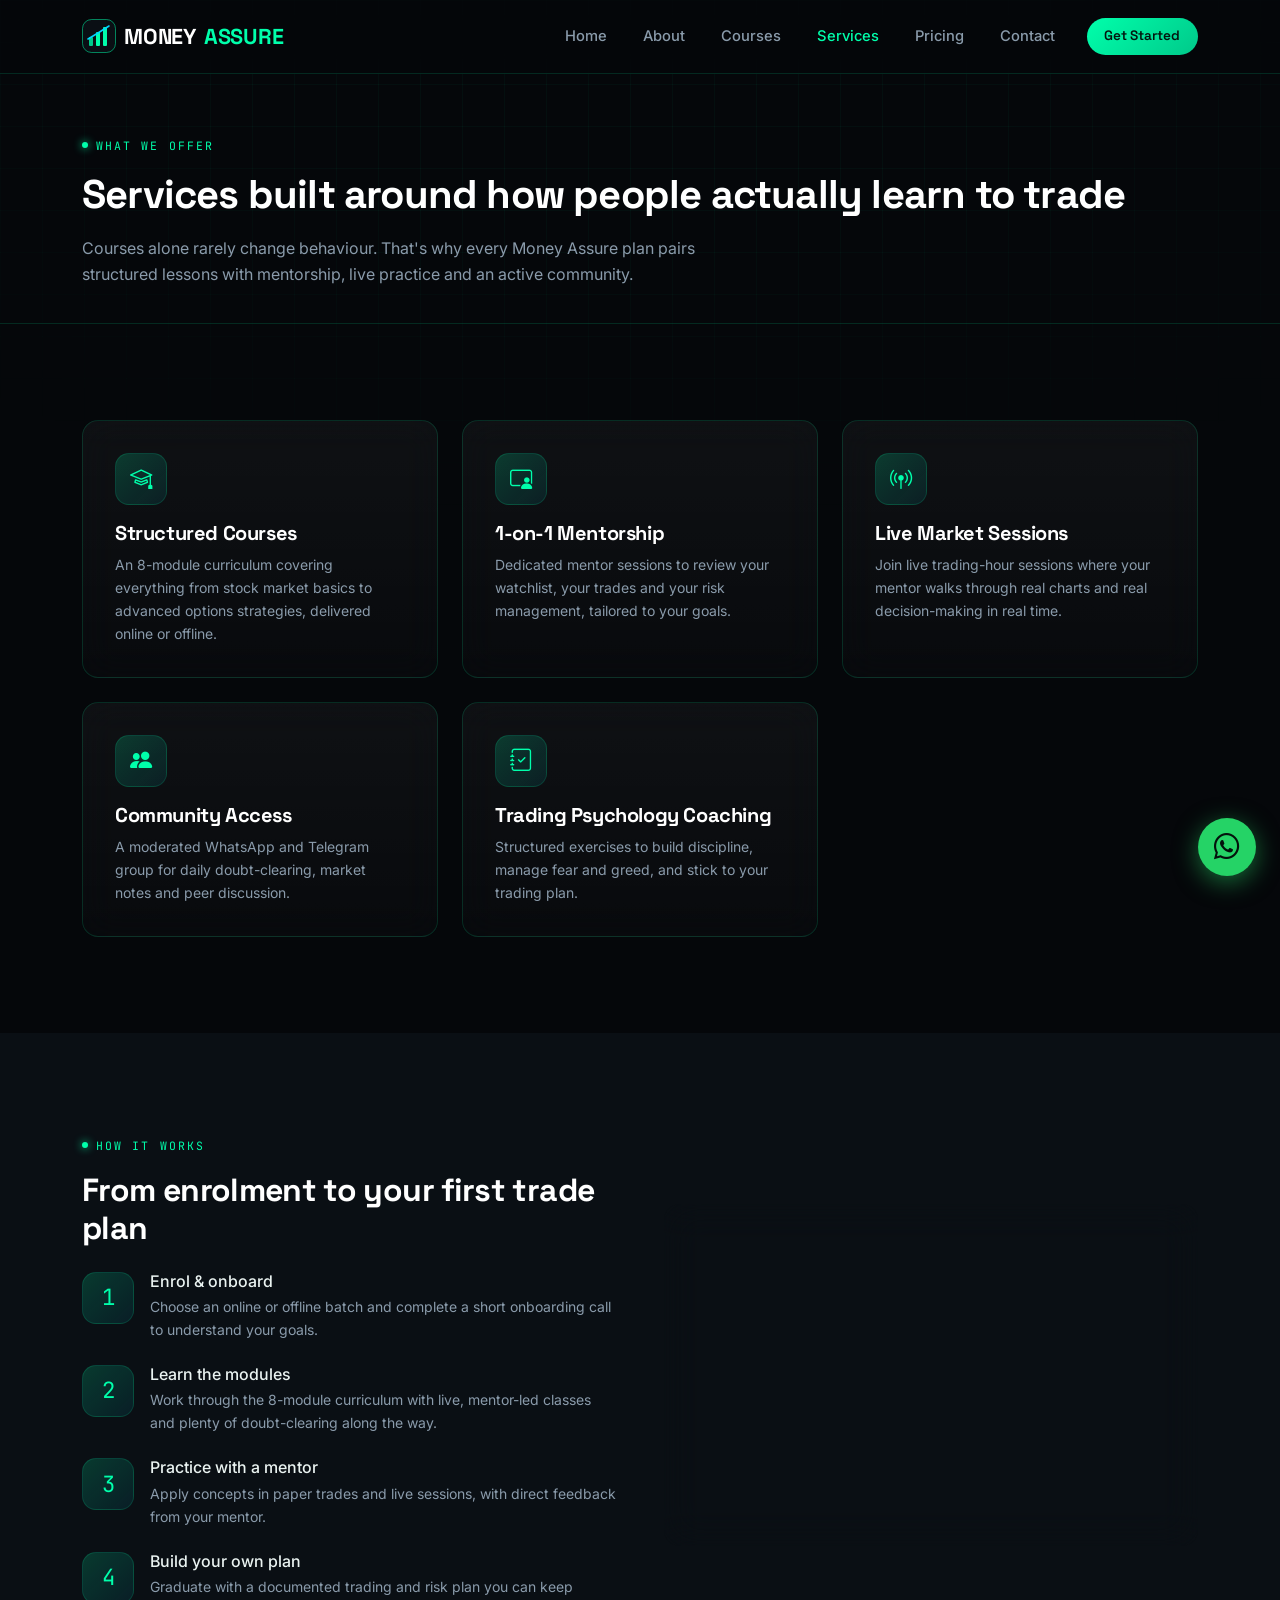
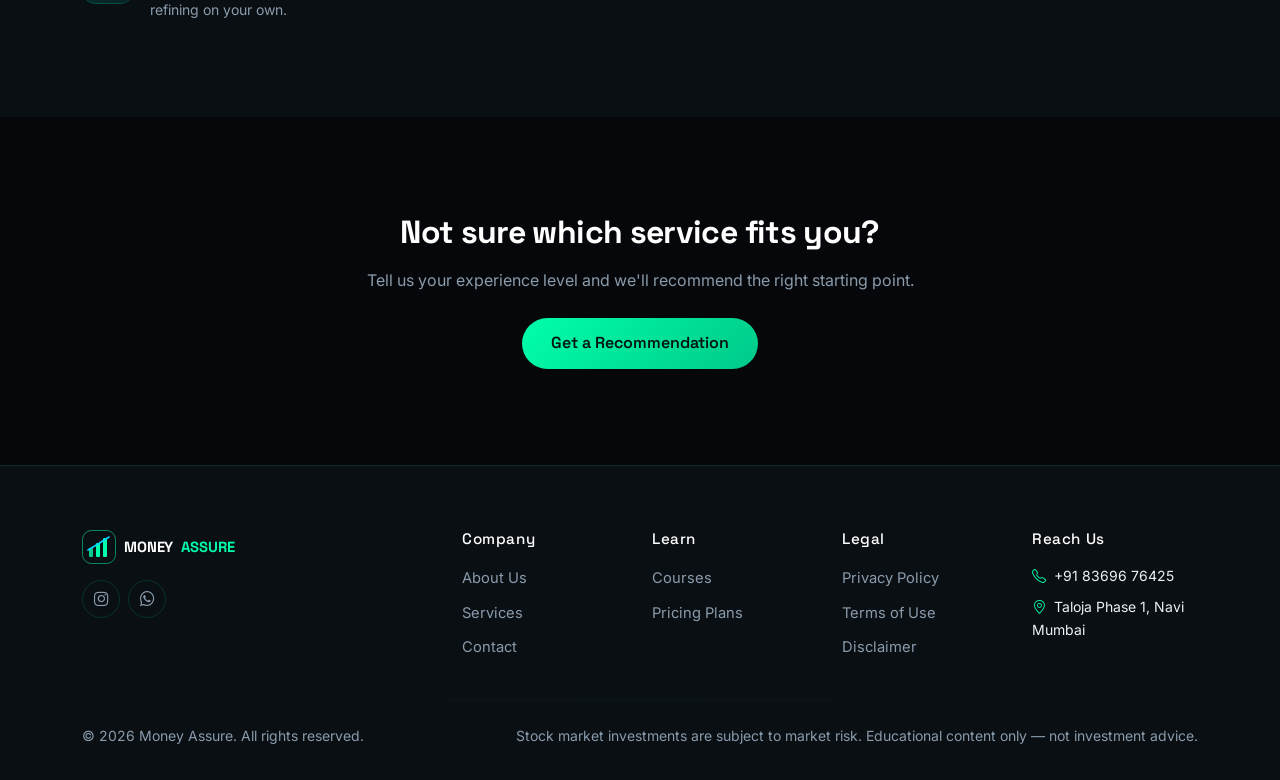
<file: services.html>
<!DOCTYPE html>
<html lang="en">
<head>
<meta charset="UTF-8">
<meta name="viewport" content="width=device-width, initial-scale=1.0">
<title>Our Services | Money Assure</title>
<meta name="description" content="Money Assure offers structured courses, 1-on-1 mentorship and live market sessions for stock market learners.">
<link rel="icon" href="data:image/svg+xml,<svg xmlns=%22http://www.w3.org/2000/svg%22 viewBox=%220 0 34 34%22><rect width=%2234%22 height=%2234%22 rx=%229%22 fill=%22%230a0f14%22/><rect x=%227%22 y=%2218%22 width=%224%22 height=%229%22 rx=%221%22 fill=%22%2300c98a%22/><rect x=%2214%22 y=%2213%22 width=%224%22 height=%2214%22 rx=%221%22 fill=%22%2300ffab%22/><rect x=%2221%22 y=%228%22 width=%224%22 height=%2219%22 rx=%221%22 fill=%22%2300ffab%22/></svg>">
<link href="https://cdn.jsdelivr.net/npm/bootstrap@5.3.3/dist/css/bootstrap.min.css" rel="stylesheet">
<link href="https://cdn.jsdelivr.net/npm/bootstrap-icons@1.11.3/font/bootstrap-icons.css" rel="stylesheet">
<link href="css/style.css" rel="stylesheet">
</head>
<body>

<nav class="navbar navbar-expand-lg navbar-ma">
  <div class="container">
    <a class="navbar-brand navbar-brand-ma d-flex align-items-center gap-2" href="index.html">
      <svg width="34" height="34" viewBox="0 0 34 34" xmlns="http://www.w3.org/2000/svg" aria-hidden="true">
  <rect x="0.5" y="0.5" width="33" height="33" rx="9" fill="#0a0f14" stroke="#00ffab" stroke-opacity=".5"/>
  <rect x="7"  y="18" width="4" height="9"  rx="1" fill="#00c98a"/>
  <rect x="14" y="13" width="4" height="14" rx="1" fill="#00ffab"/>
  <rect x="21" y="8"  width="4" height="19" rx="1" fill="#00ffab"/>
  <path d="M6 20 L16 14 L27 7" stroke="#00d4ff" stroke-width="1.6" fill="none" stroke-linecap="round"/>
</svg>
      MONEY<span>ASSURE</span>
    </a>
    <button class="navbar-toggler" type="button" data-bs-toggle="collapse" data-bs-target="#maNav">
      <span class="navbar-toggler-icon"></span>
    </button>
    <div class="collapse navbar-collapse justify-content-end" id="maNav">
      <ul class="navbar-nav align-items-lg-center gap-lg-1">
      <li class="nav-item"><a class="nav-link nav-link-ma" href="index.html">Home</a></li>
      <li class="nav-item"><a class="nav-link nav-link-ma" href="about.html">About</a></li>
      <li class="nav-item"><a class="nav-link nav-link-ma" href="courses.html">Courses</a></li>
      <li class="nav-item"><a class="nav-link nav-link-ma active" href="services.html">Services</a></li>
      <li class="nav-item"><a class="nav-link nav-link-ma" href="pricing.html">Pricing</a></li>
      <li class="nav-item"><a class="nav-link nav-link-ma" href="contact.html">Contact</a></li>
      </ul>
      <a href="contact.html" class="btn btn-neon btn-sm-pill ms-lg-3 mt-3 mt-lg-0">Get Started</a>
    </div>
  </div>
</nav>


<header class="page-head">
  <div class="container">
    <div class="eyebrow mb-3">What We Offer</div>
    <h1 class="mb-3">Services built around how people actually learn to trade</h1>
    <p class="text-lo mb-0" style="max-width:640px;">Courses alone rarely change behaviour. That's why every
    Money Assure plan pairs structured lessons with mentorship, live practice and an active community.</p>
  </div>
</header>

<section class="section">
  <div class="container">
    <div class="row g-4">
      <div class="col-md-6 col-lg-4 reveal">
        <div class="glass glass-card h-100">
          <div class="icon-tile mb-3"><i class="bi bi-mortarboard"></i></div>
          <h5 class="mb-2">Structured Courses</h5>
          <p class="text-lo small mb-0">An 8-module curriculum covering everything from stock market basics to advanced options strategies, delivered online or offline.</p>
        </div>
      </div>
      <div class="col-md-6 col-lg-4 reveal">
        <div class="glass glass-card h-100">
          <div class="icon-tile mb-3"><i class="bi bi-person-video3"></i></div>
          <h5 class="mb-2">1-on-1 Mentorship</h5>
          <p class="text-lo small mb-0">Dedicated mentor sessions to review your watchlist, your trades and your risk management, tailored to your goals.</p>
        </div>
      </div>
      <div class="col-md-6 col-lg-4 reveal">
        <div class="glass glass-card h-100">
          <div class="icon-tile mb-3"><i class="bi bi-broadcast-pin"></i></div>
          <h5 class="mb-2">Live Market Sessions</h5>
          <p class="text-lo small mb-0">Join live trading-hour sessions where your mentor walks through real charts and real decision-making in real time.</p>
        </div>
      </div>
      <div class="col-md-6 col-lg-4 reveal">
        <div class="glass glass-card h-100">
          <div class="icon-tile mb-3"><i class="bi bi-people-fill"></i></div>
          <h5 class="mb-2">Community Access</h5>
          <p class="text-lo small mb-0">A moderated WhatsApp and Telegram group for daily doubt-clearing, market notes and peer discussion.</p>
        </div>
      </div>
      <div class="col-md-6 col-lg-4 reveal">
        <div class="glass glass-card h-100">
          <div class="icon-tile mb-3"><i class="bi bi-journal-check"></i></div>
          <h5 class="mb-2">Trading Psychology Coaching</h5>
          <p class="text-lo small mb-0">Structured exercises to build discipline, manage fear and greed, and stick to your trading plan.</p>
        </div>
      </div>
    </div>
  </div>
</section>

<section class="section" style="background:var(--bg-panel);">
  <div class="container">
    <div class="row g-5 align-items-center">
      <div class="col-lg-6 reveal">
        <div class="eyebrow mb-3">How It Works</div>
        <h2 class="mb-4">From enrolment to your first trade plan</h2>
        <div class="d-flex gap-3 mb-4">
          <div class="icon-tile flex-shrink-0"><span class="font-mono">1</span></div>
          <div>
            <h6 class="mb-1">Enrol &amp; onboard</h6>
            <p class="text-lo small mb-0">Choose an online or offline batch and complete a short onboarding call
            to understand your goals.</p>
          </div>
        </div>
        <div class="d-flex gap-3 mb-4">
          <div class="icon-tile flex-shrink-0"><span class="font-mono">2</span></div>
          <div>
            <h6 class="mb-1">Learn the modules</h6>
            <p class="text-lo small mb-0">Work through the 8-module curriculum with live, mentor-led classes
            and plenty of doubt-clearing along the way.</p>
          </div>
        </div>
        <div class="d-flex gap-3 mb-4">
          <div class="icon-tile flex-shrink-0"><span class="font-mono">3</span></div>
          <div>
            <h6 class="mb-1">Practice with a mentor</h6>
            <p class="text-lo small mb-0">Apply concepts in paper trades and live sessions, with direct feedback
            from your mentor.</p>
          </div>
        </div>
        <div class="d-flex gap-3">
          <div class="icon-tile flex-shrink-0"><span class="font-mono">4</span></div>
          <div>
            <h6 class="mb-1">Build your own plan</h6>
            <p class="text-lo small mb-0">Graduate with a documented trading and risk plan you can keep refining
            on your own.</p>
          </div>
        </div>
      </div>
      <div class="col-lg-6 reveal">
        <div class="glass p-4 p-md-5">
          <h5 class="mb-3"><i class="bi bi-laptop text-neon me-2"></i>Online Classes</h5>
          <p class="text-lo small">Live, interactive sessions over video call, accessible from anywhere in
          India &mdash; every class is taught in real time.</p>
          <hr class="divider-ma my-4">
          <h5 class="mb-3"><i class="bi bi-building text-neon me-2"></i>Offline Classes</h5>
          <p class="text-lo small mb-0">Small, in-person batches at our home setup in Taloja Phase 1, Navi
          Mumbai, with hands-on group practice and whiteboard chart walkthroughs.</p>
        </div>
      </div>
    </div>
  </div>
</section>

<section class="section text-center reveal">
  <div class="container">
    <h2 class="mb-3">Not sure which service fits you?</h2>
    <p class="text-lo mb-4">Tell us your experience level and we'll recommend the right starting point.</p>
    <a href="contact.html" class="btn btn-neon">Get a Recommendation</a>
  </div>
</section>

<footer class="footer-ma">
  <div class="container">
    <div class="row g-4">
      <div class="col-lg-4">
        <a class="navbar-brand-ma d-inline-flex align-items-center gap-2 mb-3" href="index.html">
          <svg width="34" height="34" viewBox="0 0 34 34" xmlns="http://www.w3.org/2000/svg" aria-hidden="true">
  <rect x="0.5" y="0.5" width="33" height="33" rx="9" fill="#0a0f14" stroke="#00ffab" stroke-opacity=".5"/>
  <rect x="7"  y="18" width="4" height="9"  rx="1" fill="#00c98a"/>
  <rect x="14" y="13" width="4" height="14" rx="1" fill="#00ffab"/>
  <rect x="21" y="8"  width="4" height="19" rx="1" fill="#00ffab"/>
  <path d="M6 20 L16 14 L27 7" stroke="#00d4ff" stroke-width="1.6" fill="none" stroke-linecap="round"/>
</svg>
          MONEY<span style="color:var(--neon)">ASSURE</span>
        </a>
        <div class="d-flex gap-2">
          <a href="https://instagram.com/moneyassure_trades" target="_blank" rel="noopener" class="social-dot"><i class="bi bi-instagram"></i></a>
          <a href="https://wa.me/918369676425" target="_blank" rel="noopener" class="social-dot"><i class="bi bi-whatsapp"></i></a>
        </div>
      </div>
      <div class="col-lg-2 col-6">
        <h6 class="mb-3">Company</h6>
        <ul class="list-unstyled d-flex flex-column gap-2">
          <li><a href="about.html">About Us</a></li>
          <li><a href="services.html">Services</a></li>
          <li><a href="contact.html">Contact</a></li>
        </ul>
      </div>
      <div class="col-lg-2 col-6">
        <h6 class="mb-3">Learn</h6>
        <ul class="list-unstyled d-flex flex-column gap-2">
          <li><a href="courses.html">Courses</a></li>
          <li><a href="pricing.html">Pricing Plans</a></li>
        </ul>
      </div>
      <div class="col-lg-2 col-6">
        <h6 class="mb-3">Legal</h6>
        <ul class="list-unstyled d-flex flex-column gap-2">
          <li><a href="privacy.html">Privacy Policy</a></li>
          <li><a href="terms.html">Terms of Use</a></li>
          <li><a href="disclaimer.html">Disclaimer</a></li>
        </ul>
      </div>
      <div class="col-lg-2 col-6">
        <h6 class="mb-3">Reach Us</h6>
        <ul class="list-unstyled d-flex flex-column gap-2 small">
          <li><i class="bi bi-telephone me-1 text-neon"></i> +91 83696 76425</li>
          <li><i class="bi bi-geo-alt me-1 text-neon"></i> Taloja Phase 1, Navi Mumbai</li>
        </ul>
      </div>
    </div>
    <hr class="divider-ma my-4">
    <div class="d-flex flex-column flex-md-row justify-content-between align-items-center gap-2">
      <p class="small text-lo mb-0">&copy; <span id="yr"></span> Money Assure. All rights reserved.</p>
      <p class="small text-lo mb-0">Stock market investments are subject to market risk. Educational content only &mdash; not investment advice.</p>
    </div>
  </div>
</footer>

<a href="https://wa.me/918369676425?text=Hi%20Money%20Assure%2C%20I%27d%20like%20to%20know%20more%20about%20your%20stock%20market%20courses."
   class="wa-float" target="_blank" rel="noopener" aria-label="Chat on WhatsApp">
  <i class="bi bi-whatsapp"></i>
</a>

<script src="https://cdn.jsdelivr.net/npm/bootstrap@5.3.3/dist/js/bootstrap.bundle.min.js"></script>
<script src="js/script.js"></script>
<script>document.getElementById('yr').textContent = new Date().getFullYear();</script>
</body>
</html>
</file>
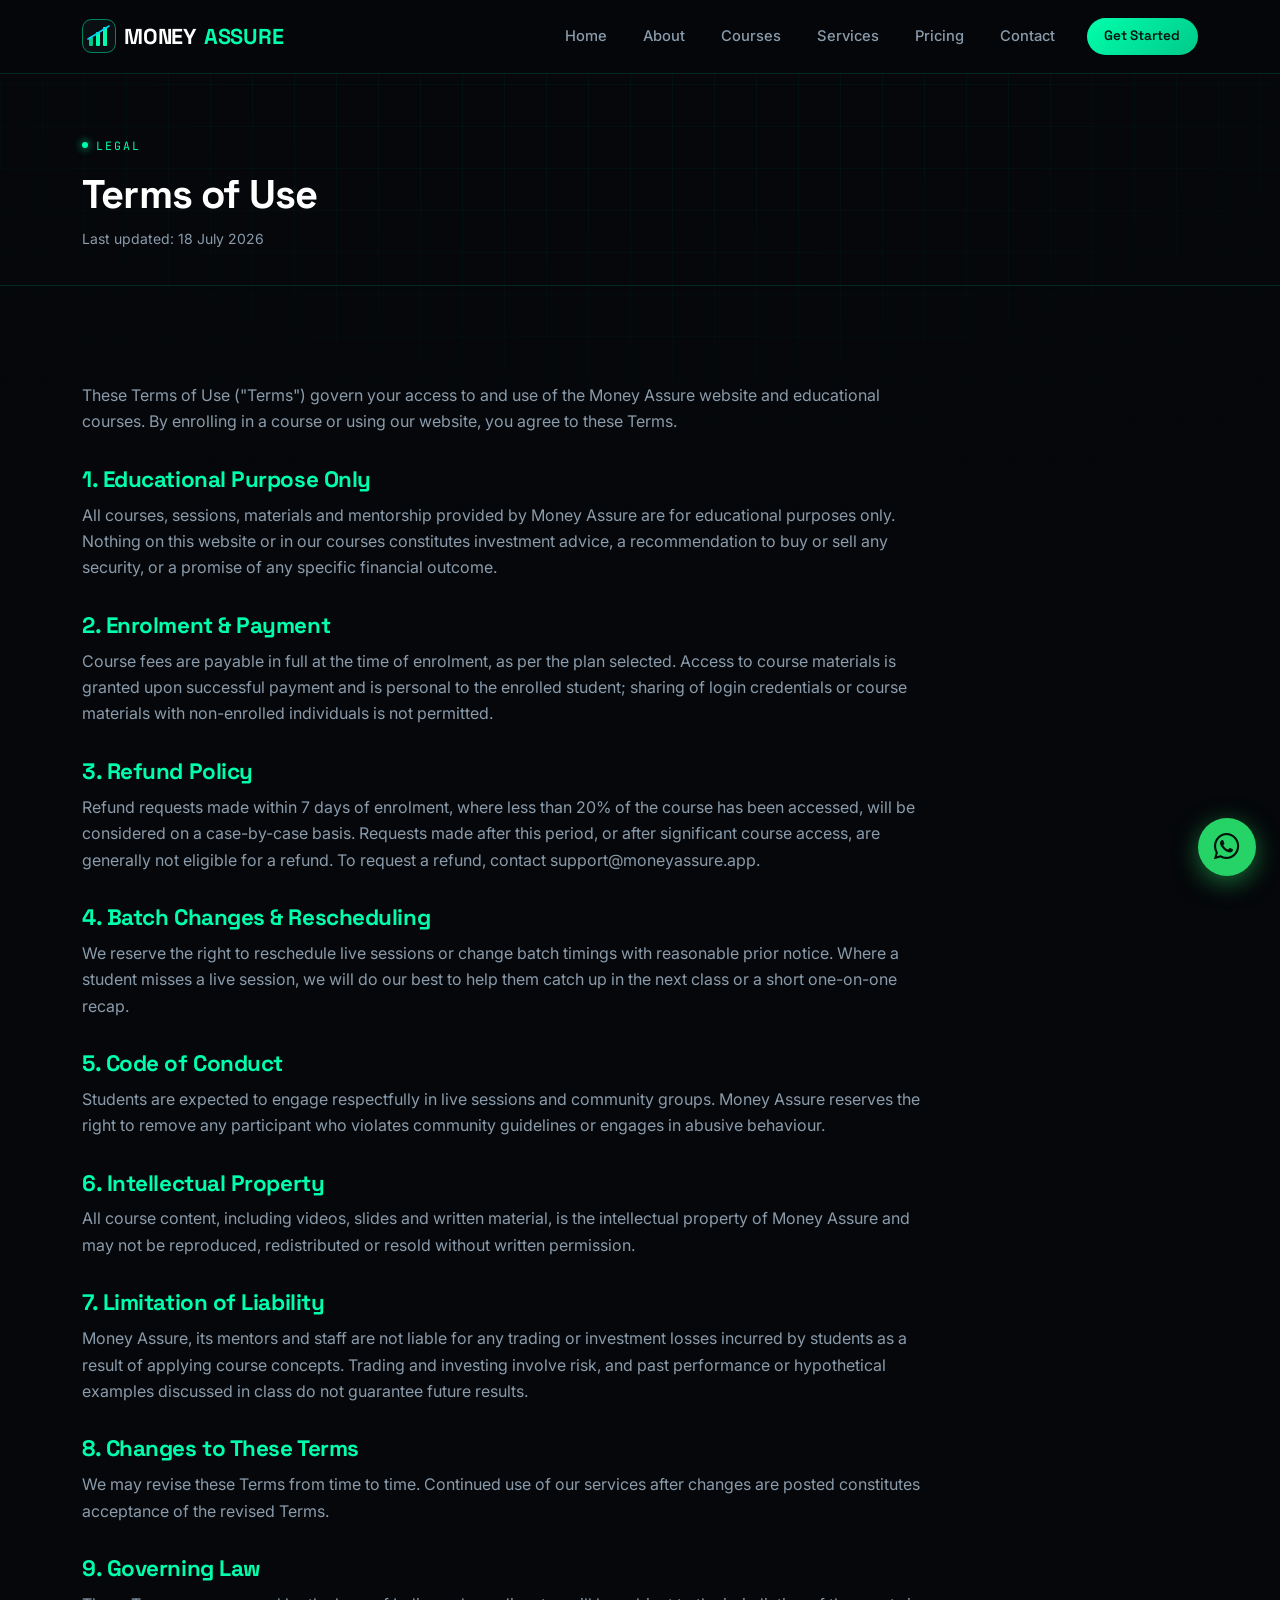
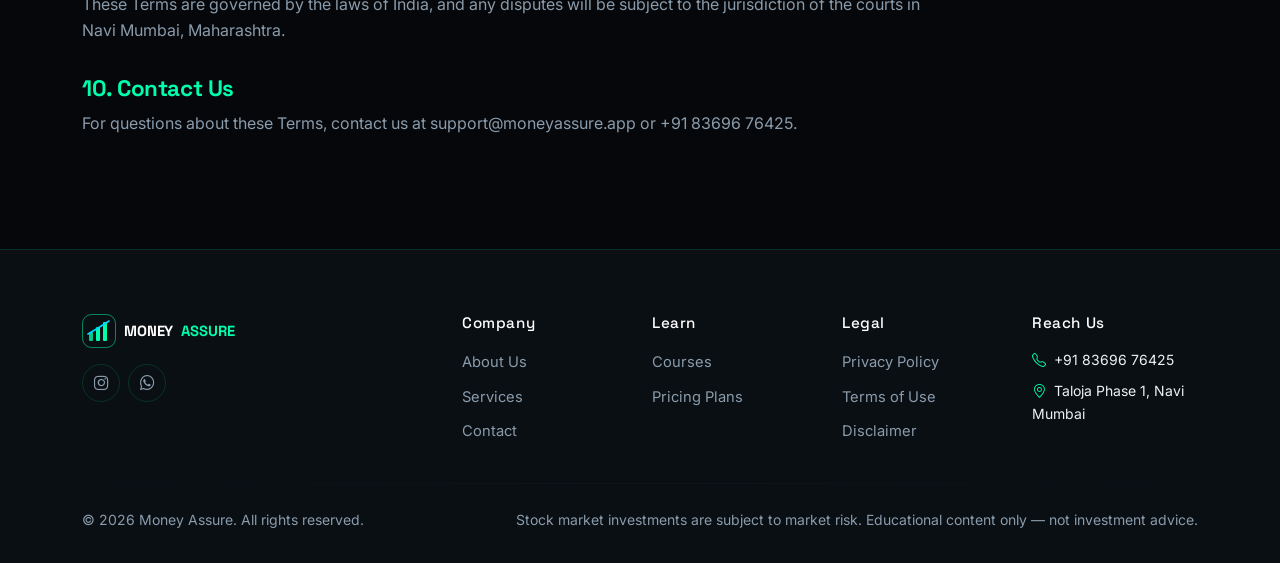
<file: terms.html>
<!DOCTYPE html>
<html lang="en">
<head>
<meta charset="UTF-8">
<meta name="viewport" content="width=device-width, initial-scale=1.0">
<title>Terms of Use | Money Assure</title>
<meta name="description" content="Read the Terms of Use governing enrolment in Money Assure's stock market courses and use of our website.">
<link rel="icon" href="data:image/svg+xml,<svg xmlns=%22http://www.w3.org/2000/svg%22 viewBox=%220 0 34 34%22><rect width=%2234%22 height=%2234%22 rx=%229%22 fill=%22%230a0f14%22/><rect x=%227%22 y=%2218%22 width=%224%22 height=%229%22 rx=%221%22 fill=%22%2300c98a%22/><rect x=%2214%22 y=%2213%22 width=%224%22 height=%2214%22 rx=%221%22 fill=%22%2300ffab%22/><rect x=%2221%22 y=%228%22 width=%224%22 height=%2219%22 rx=%221%22 fill=%22%2300ffab%22/></svg>">
<link href="https://cdn.jsdelivr.net/npm/bootstrap@5.3.3/dist/css/bootstrap.min.css" rel="stylesheet">
<link href="https://cdn.jsdelivr.net/npm/bootstrap-icons@1.11.3/font/bootstrap-icons.css" rel="stylesheet">
<link href="css/style.css" rel="stylesheet">
</head>
<body>

<nav class="navbar navbar-expand-lg navbar-ma">
  <div class="container">
    <a class="navbar-brand navbar-brand-ma d-flex align-items-center gap-2" href="index.html">
      <svg width="34" height="34" viewBox="0 0 34 34" xmlns="http://www.w3.org/2000/svg" aria-hidden="true">
  <rect x="0.5" y="0.5" width="33" height="33" rx="9" fill="#0a0f14" stroke="#00ffab" stroke-opacity=".5"/>
  <rect x="7"  y="18" width="4" height="9"  rx="1" fill="#00c98a"/>
  <rect x="14" y="13" width="4" height="14" rx="1" fill="#00ffab"/>
  <rect x="21" y="8"  width="4" height="19" rx="1" fill="#00ffab"/>
  <path d="M6 20 L16 14 L27 7" stroke="#00d4ff" stroke-width="1.6" fill="none" stroke-linecap="round"/>
</svg>
      MONEY<span>ASSURE</span>
    </a>
    <button class="navbar-toggler" type="button" data-bs-toggle="collapse" data-bs-target="#maNav">
      <span class="navbar-toggler-icon"></span>
    </button>
    <div class="collapse navbar-collapse justify-content-end" id="maNav">
      <ul class="navbar-nav align-items-lg-center gap-lg-1">
      <li class="nav-item"><a class="nav-link nav-link-ma" href="index.html">Home</a></li>
      <li class="nav-item"><a class="nav-link nav-link-ma" href="about.html">About</a></li>
      <li class="nav-item"><a class="nav-link nav-link-ma" href="courses.html">Courses</a></li>
      <li class="nav-item"><a class="nav-link nav-link-ma" href="services.html">Services</a></li>
      <li class="nav-item"><a class="nav-link nav-link-ma" href="pricing.html">Pricing</a></li>
      <li class="nav-item"><a class="nav-link nav-link-ma" href="contact.html">Contact</a></li>
      </ul>
      <a href="contact.html" class="btn btn-neon btn-sm-pill ms-lg-3 mt-3 mt-lg-0">Get Started</a>
    </div>
  </div>
</nav>


<header class="page-head">
  <div class="container">
    <div class="eyebrow mb-3">Legal</div>
    <h1 class="mb-2">Terms of Use</h1>
    <p class="text-lo mb-0 small">Last updated: 18 July 2026</p>
  </div>
</header>

<section class="section">
  <div class="container">
    <div class="legal-body reveal">
      
<p>These Terms of Use ("Terms") govern your access to and use of the Money Assure website and educational
courses. By enrolling in a course or using our website, you agree to these Terms.</p>

<h2>1. Educational Purpose Only</h2>
<p>All courses, sessions, materials and mentorship provided by Money Assure are for educational purposes
only. Nothing on this website or in our courses constitutes investment advice, a recommendation to buy or
sell any security, or a promise of any specific financial outcome.</p>

<h2>2. Enrolment &amp; Payment</h2>
<p>Course fees are payable in full at the time of enrolment, as per the plan selected. Access to course
materials is granted upon successful payment and is personal to the
enrolled student; sharing of login credentials or course materials with non-enrolled individuals is not
permitted.</p>

<h2>3. Refund Policy</h2>
<p>Refund requests made within 7 days of enrolment, where less than 20% of the course has been accessed,
will be considered on a case-by-case basis. Requests made after this period, or after significant course
access, are generally not eligible for a refund. To request a refund, contact support@moneyassure.app.</p>

<h2>4. Batch Changes &amp; Rescheduling</h2>
<p>We reserve the right to reschedule live sessions or change batch timings with reasonable prior notice.
Where a student misses a live session, we will do our best to help them catch up in the next class or a
short one-on-one recap.</p>

<h2>5. Code of Conduct</h2>
<p>Students are expected to engage respectfully in live sessions and community groups. Money Assure
reserves the right to remove any participant who violates community guidelines or engages in abusive
behaviour.</p>

<h2>6. Intellectual Property</h2>
<p>All course content, including videos, slides and written material, is the intellectual property of
Money Assure and may not be reproduced, redistributed or resold without written permission.</p>

<h2>7. Limitation of Liability</h2>
<p>Money Assure, its mentors and staff are not liable for any trading or investment losses incurred by
students as a result of applying course concepts. Trading and investing involve risk, and past
performance or hypothetical examples discussed in class do not guarantee future results.</p>

<h2>8. Changes to These Terms</h2>
<p>We may revise these Terms from time to time. Continued use of our services after changes are posted
constitutes acceptance of the revised Terms.</p>

<h2>9. Governing Law</h2>
<p>These Terms are governed by the laws of India, and any disputes will be subject to the jurisdiction of
the courts in Navi Mumbai, Maharashtra.</p>

<h2>10. Contact Us</h2>
<p>For questions about these Terms, contact us at support@moneyassure.app or +91 83696 76425.</p>

    </div>
  </div>
</section>

<footer class="footer-ma">
  <div class="container">
    <div class="row g-4">
      <div class="col-lg-4">
        <a class="navbar-brand-ma d-inline-flex align-items-center gap-2 mb-3" href="index.html">
          <svg width="34" height="34" viewBox="0 0 34 34" xmlns="http://www.w3.org/2000/svg" aria-hidden="true">
  <rect x="0.5" y="0.5" width="33" height="33" rx="9" fill="#0a0f14" stroke="#00ffab" stroke-opacity=".5"/>
  <rect x="7"  y="18" width="4" height="9"  rx="1" fill="#00c98a"/>
  <rect x="14" y="13" width="4" height="14" rx="1" fill="#00ffab"/>
  <rect x="21" y="8"  width="4" height="19" rx="1" fill="#00ffab"/>
  <path d="M6 20 L16 14 L27 7" stroke="#00d4ff" stroke-width="1.6" fill="none" stroke-linecap="round"/>
</svg>
          MONEY<span style="color:var(--neon)">ASSURE</span>
        </a>
        <div class="d-flex gap-2">
          <a href="https://instagram.com/moneyassure_trades" target="_blank" rel="noopener" class="social-dot"><i class="bi bi-instagram"></i></a>
          <a href="https://wa.me/918369676425" target="_blank" rel="noopener" class="social-dot"><i class="bi bi-whatsapp"></i></a>
        </div>
      </div>
      <div class="col-lg-2 col-6">
        <h6 class="mb-3">Company</h6>
        <ul class="list-unstyled d-flex flex-column gap-2">
          <li><a href="about.html">About Us</a></li>
          <li><a href="services.html">Services</a></li>
          <li><a href="contact.html">Contact</a></li>
        </ul>
      </div>
      <div class="col-lg-2 col-6">
        <h6 class="mb-3">Learn</h6>
        <ul class="list-unstyled d-flex flex-column gap-2">
          <li><a href="courses.html">Courses</a></li>
          <li><a href="pricing.html">Pricing Plans</a></li>
        </ul>
      </div>
      <div class="col-lg-2 col-6">
        <h6 class="mb-3">Legal</h6>
        <ul class="list-unstyled d-flex flex-column gap-2">
          <li><a href="privacy.html">Privacy Policy</a></li>
          <li><a href="terms.html">Terms of Use</a></li>
          <li><a href="disclaimer.html">Disclaimer</a></li>
        </ul>
      </div>
      <div class="col-lg-2 col-6">
        <h6 class="mb-3">Reach Us</h6>
        <ul class="list-unstyled d-flex flex-column gap-2 small">
          <li><i class="bi bi-telephone me-1 text-neon"></i> +91 83696 76425</li>
          <li><i class="bi bi-geo-alt me-1 text-neon"></i> Taloja Phase 1, Navi Mumbai</li>
        </ul>
      </div>
    </div>
    <hr class="divider-ma my-4">
    <div class="d-flex flex-column flex-md-row justify-content-between align-items-center gap-2">
      <p class="small text-lo mb-0">&copy; <span id="yr"></span> Money Assure. All rights reserved.</p>
      <p class="small text-lo mb-0">Stock market investments are subject to market risk. Educational content only &mdash; not investment advice.</p>
    </div>
  </div>
</footer>

<a href="https://wa.me/918369676425?text=Hi%20Money%20Assure%2C%20I%27d%20like%20to%20know%20more%20about%20your%20stock%20market%20courses."
   class="wa-float" target="_blank" rel="noopener" aria-label="Chat on WhatsApp">
  <i class="bi bi-whatsapp"></i>
</a>

<script src="https://cdn.jsdelivr.net/npm/bootstrap@5.3.3/dist/js/bootstrap.bundle.min.js"></script>
<script src="js/script.js"></script>
<script>document.getElementById('yr').textContent = new Date().getFullYear();</script>
</body>
</html>
</file>
<file: css/style.css>
/* =========================================================
   MONEY ASSURE — Design Tokens
   Palette:  --bg-void #05070a | --bg-panel #0a0f14 | --bg-panel-2 #0d1420
             --neon #00ffab | --neon-dim #00c98a | --signal-blue #00d4ff
             --text-hi #eaf3f1 | --text-lo #8a9bab | --line rgba(0,255,171,.14)
   Type:     Display = 'Space Grotesk' | Body = 'Inter' | Data = 'JetBrains Mono'
   ========================================================= */

@import url('https://fonts.googleapis.com/css2?family=Space+Grotesk:wght@500;600;700&family=Inter:wght@400;500;600&family=JetBrains+Mono:wght@400;500;600&display=swap');

:root{
  --bg-void:#05070a;
  --bg-panel:#0a0f14;
  --bg-panel-2:#0d1420;
  --neon:#00ffab;
  --neon-dim:#00c98a;
  --signal-blue:#00d4ff;
  --text-hi:#eaf3f1;
  --text-lo:#8a9bab;
  --line:rgba(0,255,171,.14);
  --danger:#ff5470;
  --radius:16px;
  --ff-display:'Space Grotesk',sans-serif;
  --ff-body:'Inter',sans-serif;
  --ff-mono:'JetBrains Mono',monospace;
}

*{box-sizing:border-box;}
html{scroll-behavior:smooth;}
body{
  background:var(--bg-void);
  color:var(--text-hi);
  font-family:var(--ff-body);
  font-size:16px;
  line-height:1.65;
  overflow-x:hidden;
}

body::before{
  content:"";
  position:fixed; inset:0;
  background-image:
    linear-gradient(rgba(0,255,171,.035) 1px, transparent 1px),
    linear-gradient(90deg, rgba(0,255,171,.035) 1px, transparent 1px);
  background-size:42px 42px;
  mask-image:radial-gradient(ellipse 80% 60% at 50% 0%, #000 40%, transparent 100%);
  pointer-events:none;
  z-index:0;
}

h1,h2,h3,h4,h5,.font-display{
  font-family:var(--ff-display);
  letter-spacing:-.02em;
  font-weight:700;
  color:#fff;
}
.font-mono{font-family:var(--ff-mono);}
a{color:var(--neon); text-decoration:none;}
a:hover{color:var(--signal-blue);}
::selection{background:var(--neon); color:#04120c;}

.eyebrow{
  font-family:var(--ff-mono);
  font-size:.72rem;
  letter-spacing:.18em;
  text-transform:uppercase;
  color:var(--neon);
  display:inline-flex;
  align-items:center;
  gap:.5rem;
}
.eyebrow::before{
  content:"";
  width:6px;height:6px;border-radius:50%;
  background:var(--neon);
  box-shadow:0 0 8px var(--neon);
}

.text-lo{color:var(--text-lo)!important;}
.text-neon{color:var(--neon)!important;}
.section{position:relative; padding:6rem 0; z-index:1;}
.section-sm{padding:3.5rem 0;}
@media(max-width:768px){.section{padding:4rem 0;}}

/* ---------- Buttons ---------- */
.btn-neon{
  background:linear-gradient(135deg,var(--neon),var(--neon-dim));
  color:#03150e;
  font-family:var(--ff-display);
  font-weight:600;
  border:none;
  padding:.85rem 1.8rem;
  border-radius:999px;
  box-shadow:0 0 0 rgba(0,255,171,0);
  transition:box-shadow .35s ease, transform .25s ease;
}
.btn-neon:hover{
  color:#03150e;
  box-shadow:0 0 32px rgba(0,255,171,.55);
  transform:translateY(-2px);
}
.btn-ghost{
  background:transparent;
  border:1px solid rgba(255,255,255,.18);
  color:var(--text-hi);
  font-family:var(--ff-display);
  font-weight:600;
  padding:.85rem 1.8rem;
  border-radius:999px;
  transition:all .25s ease;
  backdrop-filter:blur(6px);
}
.btn-ghost:hover{
  border-color:var(--neon);
  color:var(--neon);
  background:rgba(0,255,171,.06);
}
.btn-sm-pill{padding:.5rem 1.1rem; font-size:.85rem;}

/* ---------- Glass panels ---------- */
.glass{
  background:linear-gradient(180deg, rgba(255,255,255,.045), rgba(255,255,255,.015));
  border:1px solid var(--line);
  border-radius:var(--radius);
  backdrop-filter:blur(18px);
  -webkit-backdrop-filter:blur(18px);
}
.glass-card{
  padding:2rem;
  transition:transform .3s ease, border-color .3s ease, background .3s ease;
}

/* ---------- Navbar ---------- */
.navbar-ma{
  position:fixed; top:0; left:0; right:0; z-index:1000;
  padding:.85rem 0;
  background:rgba(5,7,10,.72);
  backdrop-filter:blur(14px);
  border-bottom:1px solid var(--line);
}
.navbar-brand-ma{
  font-family:var(--ff-display);
  font-weight:700;
  font-size:1.35rem;
  color:#fff!important;
  letter-spacing:-.01em;
}
.navbar-brand-ma span{color:var(--neon);}
.nav-link-ma{
  font-family:var(--ff-body);
  font-weight:500;
  font-size:.92rem;
  color:var(--text-lo)!important;
  padding:.5rem 1rem!important;
  transition:color .2s;
}
.nav-link-ma:hover, .nav-link-ma.active{color:var(--neon)!important;}
.navbar-toggler{border:1px solid var(--line); box-shadow:none;}

body{padding-top:78px;}

/* ---------- Hero ---------- */
.hero{
  position:relative;
  min-height:92vh;
  display:flex; align-items:center;
  padding-top:3rem; padding-bottom:3rem;
  overflow:hidden;
}
.hero-glow{
  position:absolute; width:60vw; height:60vw; max-width:900px; max-height:900px;
  background:radial-gradient(circle, rgba(0,255,171,.16), transparent 65%);
  top:-15%; right:-10%;
  pointer-events:none; z-index:0;
  animation:pulse-glow 8s ease-in-out infinite;
}
@keyframes pulse-glow{
  0%,100%{opacity:.7; transform:scale(1);}
  50%{opacity:1; transform:scale(1.08);}
}
.hero h1{
  font-size:clamp(2.6rem, 6vw, 4.6rem);
  line-height:1.02;
}
.hero .lead-ma{
  font-size:1.15rem; color:var(--text-lo); max-width:560px;
}
.chart-line{stroke:var(--neon); stroke-width:2.4; fill:none; filter:drop-shadow(0 0 6px rgba(0,255,171,.7));}
.candles rect{opacity:0; animation:candle-in .6s ease forwards;}
@keyframes candle-in{to{opacity:1;}}
.chart-path{stroke-dasharray:1400; stroke-dashoffset:1400; animation:draw-line 3.4s ease forwards .3s;}
@keyframes draw-line{to{stroke-dashoffset:0;}}

.stat-row .stat{font-family:var(--ff-mono);}
.stat .num{font-family:var(--ff-display); font-size:2.1rem; color:var(--neon); font-weight:700;}

/* ---------- Sections generic ---------- */
.badge-neon{
  background:rgba(0,255,171,.1);
  border:1px solid rgba(0,255,171,.35);
  color:var(--neon);
  font-family:var(--ff-mono);
  font-size:.72rem;
  padding:.35rem .8rem;
  border-radius:999px;
  letter-spacing:.06em;
}
.icon-tile{
  width:52px; height:52px; border-radius:14px;
  background:linear-gradient(135deg, rgba(0,255,171,.18), rgba(0,212,255,.08));
  display:flex; align-items:center; justify-content:center;
  color:var(--neon); font-size:1.4rem;
  border:1px solid var(--line);
}

.divider-ma{height:1px; background:linear-gradient(90deg, transparent, var(--line), transparent); border:0; margin:0;}

/* pricing */
.price-card{position:relative;}
.price-card.featured{
  border-color:rgba(0,255,171,.55);
  background:linear-gradient(180deg, rgba(0,255,171,.09), rgba(255,255,255,.02));
}
.price-card .price{font-family:var(--ff-display); font-size:2.6rem; color:#fff;}
.price-card .price small{font-size:1rem; color:var(--text-lo); font-family:var(--ff-body);}
.ribbon{
  position:absolute; top:-13px; right:1.6rem;
  background:var(--neon); color:#04120c;
  font-family:var(--ff-mono); font-size:.7rem; font-weight:600;
  padding:.3rem .8rem; border-radius:999px;
  box-shadow:0 4px 18px rgba(0,255,171,.4);
}
.check-list li{display:flex; gap:.6rem; padding:.35rem 0; color:var(--text-lo);}
.check-list li i{color:var(--neon); margin-top:.2rem;}

/* testimonials */
.quote-mark{font-family:var(--ff-display); font-size:3rem; color:rgba(0,255,171,.35); line-height:.5;}
.avatar-ring{
  width:52px; height:52px; border-radius:50%;
  display:flex; align-items:center; justify-content:center;
  background:var(--bg-panel-2); border:1px solid var(--line);
  font-family:var(--ff-display); color:var(--neon); font-weight:700;
}
.stars i{color:var(--neon); font-size:.85rem;}

/* accordion (faq) */
.accordion-ma .accordion-item{
  background:transparent; border:1px solid var(--line); border-radius:var(--radius)!important;
  margin-bottom:.9rem; overflow:hidden;
}
.accordion-ma .accordion-button{
  background:var(--bg-panel); color:#fff; font-family:var(--ff-display); font-weight:600;
  box-shadow:none;
}
.accordion-ma .accordion-button:not(.collapsed){color:var(--neon); background:var(--bg-panel-2);}
.accordion-ma .accordion-button::after{filter:invert(1);}
.accordion-ma .accordion-body{background:var(--bg-panel); color:var(--text-lo);}

/* forms */
.form-control-ma, .form-select-ma{
  background:var(--bg-panel); border:1px solid var(--line); color:var(--text-hi);
  border-radius:10px; padding:.75rem 1rem;
}
.form-control-ma:focus, .form-select-ma:focus{
  background:var(--bg-panel); color:var(--text-hi);
  border-color:var(--neon); box-shadow:0 0 0 .2rem rgba(0,255,171,.15);
}
.form-control-ma::placeholder{color:var(--text-lo);}
.form-label-ma{font-family:var(--ff-mono); font-size:.78rem; letter-spacing:.05em; color:var(--text-lo); text-transform:uppercase;}

/* table (pricing compare / disclosures) */
.table-ma{color:var(--text-lo); border-color:var(--line);}
.table-ma th{color:#fff; font-family:var(--ff-display); border-color:var(--line);}
.table-ma td{border-color:var(--line);}

/* footer */
.footer-ma{
  background:var(--bg-panel);
  border-top:1px solid var(--line);
  padding:4rem 0 2rem;
  position:relative; z-index:1;
}
.footer-ma h6{font-family:var(--ff-display); color:#fff; font-size:.95rem; letter-spacing:.04em;}
.footer-ma a{color:var(--text-lo); font-size:.92rem;}
.footer-ma a:hover{color:var(--neon);}
.social-dot{
  width:38px; height:38px; border-radius:50%;
  border:1px solid var(--line); display:flex; align-items:center; justify-content:center;
  color:var(--text-lo); transition:all .2s;
}
.social-dot:hover{color:var(--neon); border-color:var(--neon); background:rgba(0,255,171,.08);}

/* whatsapp floating button */
.wa-float{
  position:fixed; bottom:24px; right:24px; z-index:1200;
  width:58px; height:58px; border-radius:50%;
  background:#25D366; color:#04120c;
  display:flex; align-items:center; justify-content:center;
  font-size:1.6rem; box-shadow:0 6px 24px rgba(37,211,102,.5);
  animation:wa-pulse 2.4s ease-in-out infinite;
}
@keyframes wa-pulse{
  0%,100%{box-shadow:0 6px 24px rgba(37,211,102,.5);}
  50%{box-shadow:0 6px 34px rgba(37,211,102,.85);}
}

/* page header (inner pages) */
.page-head{
  padding:3.2rem 0 2.2rem;
  border-bottom:1px solid var(--line);
  position:relative; z-index:1;
}

/* reveal on scroll */
.reveal{}
.reveal.is-visible{opacity:1; transform:translateY(0);}

/* legal pages */
.legal-body h2{font-size:1.4rem; margin-top:2rem; color:var(--neon);}
.legal-body p, .legal-body li{color:var(--text-lo);}
.legal-body{max-width:840px;}

@media (prefers-reduced-motion: reduce){
  *{animation:none!important; transition:none!important;}
}
</file>
